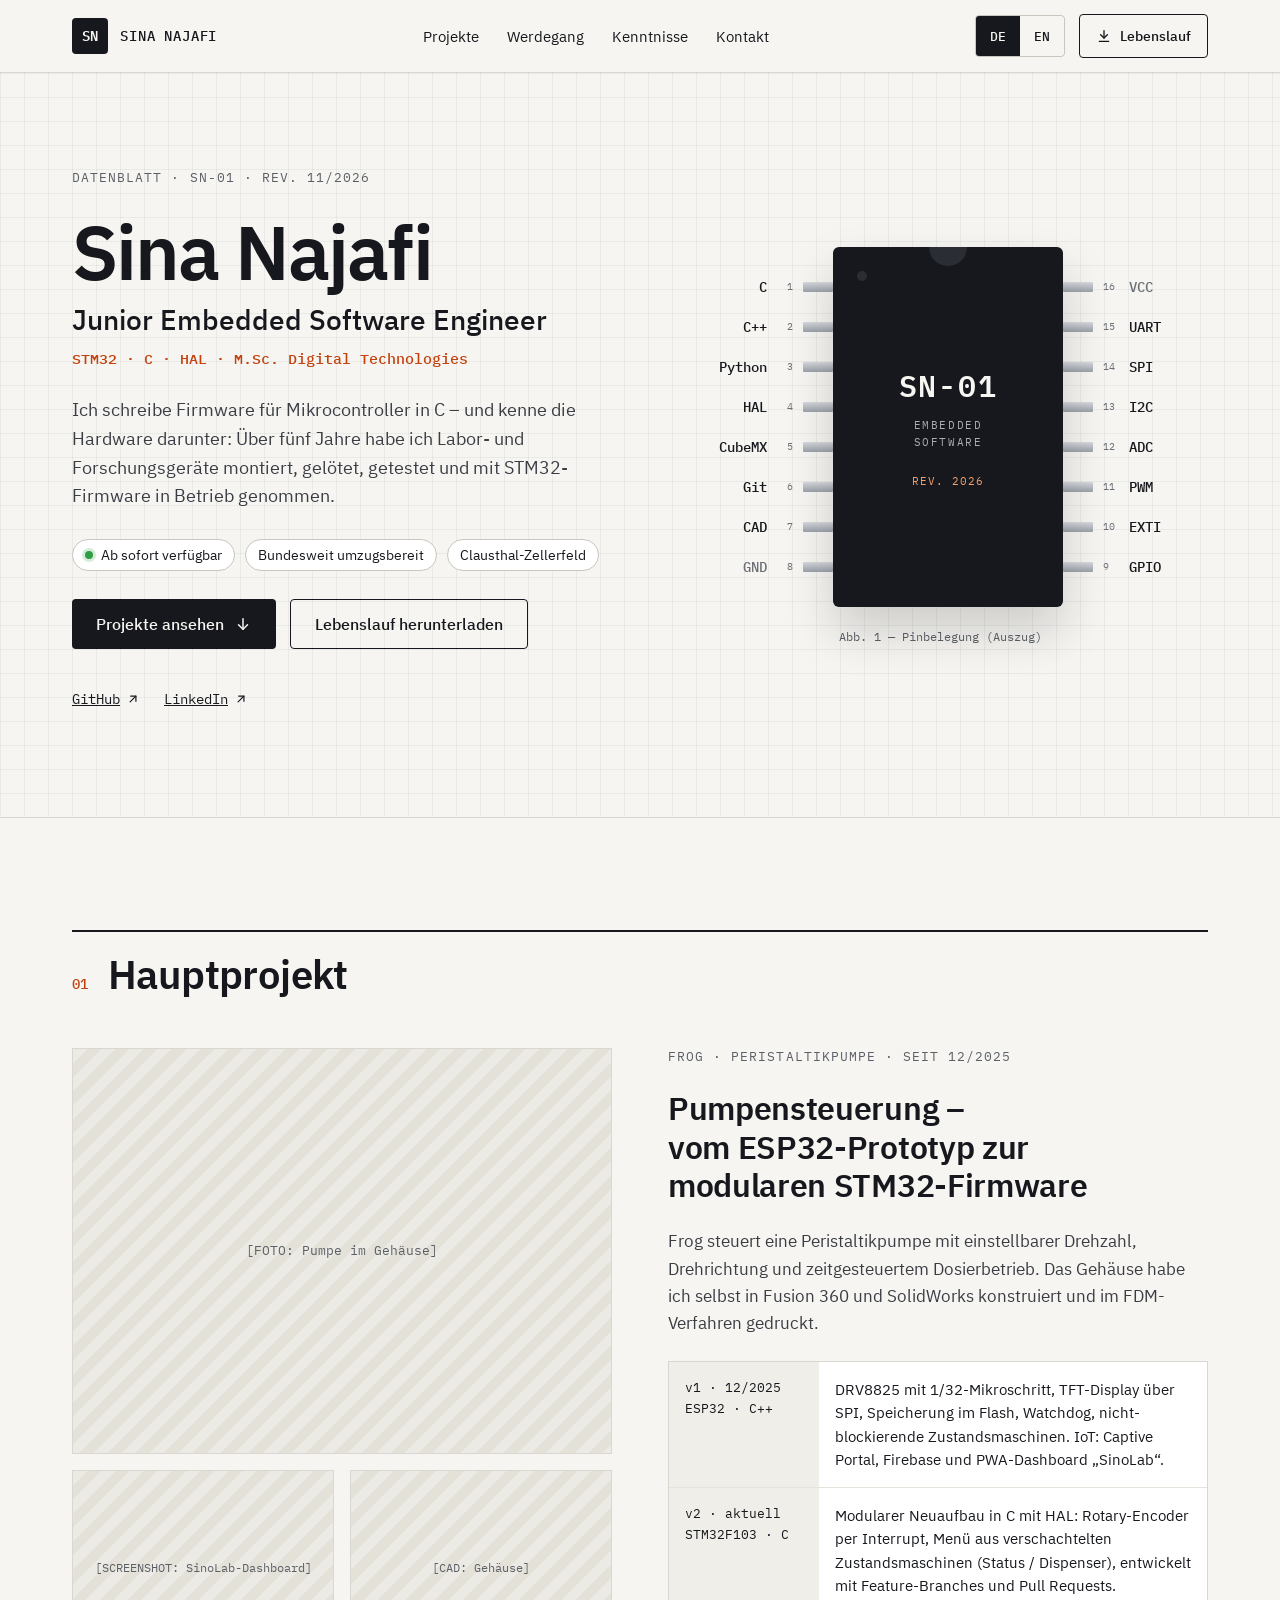
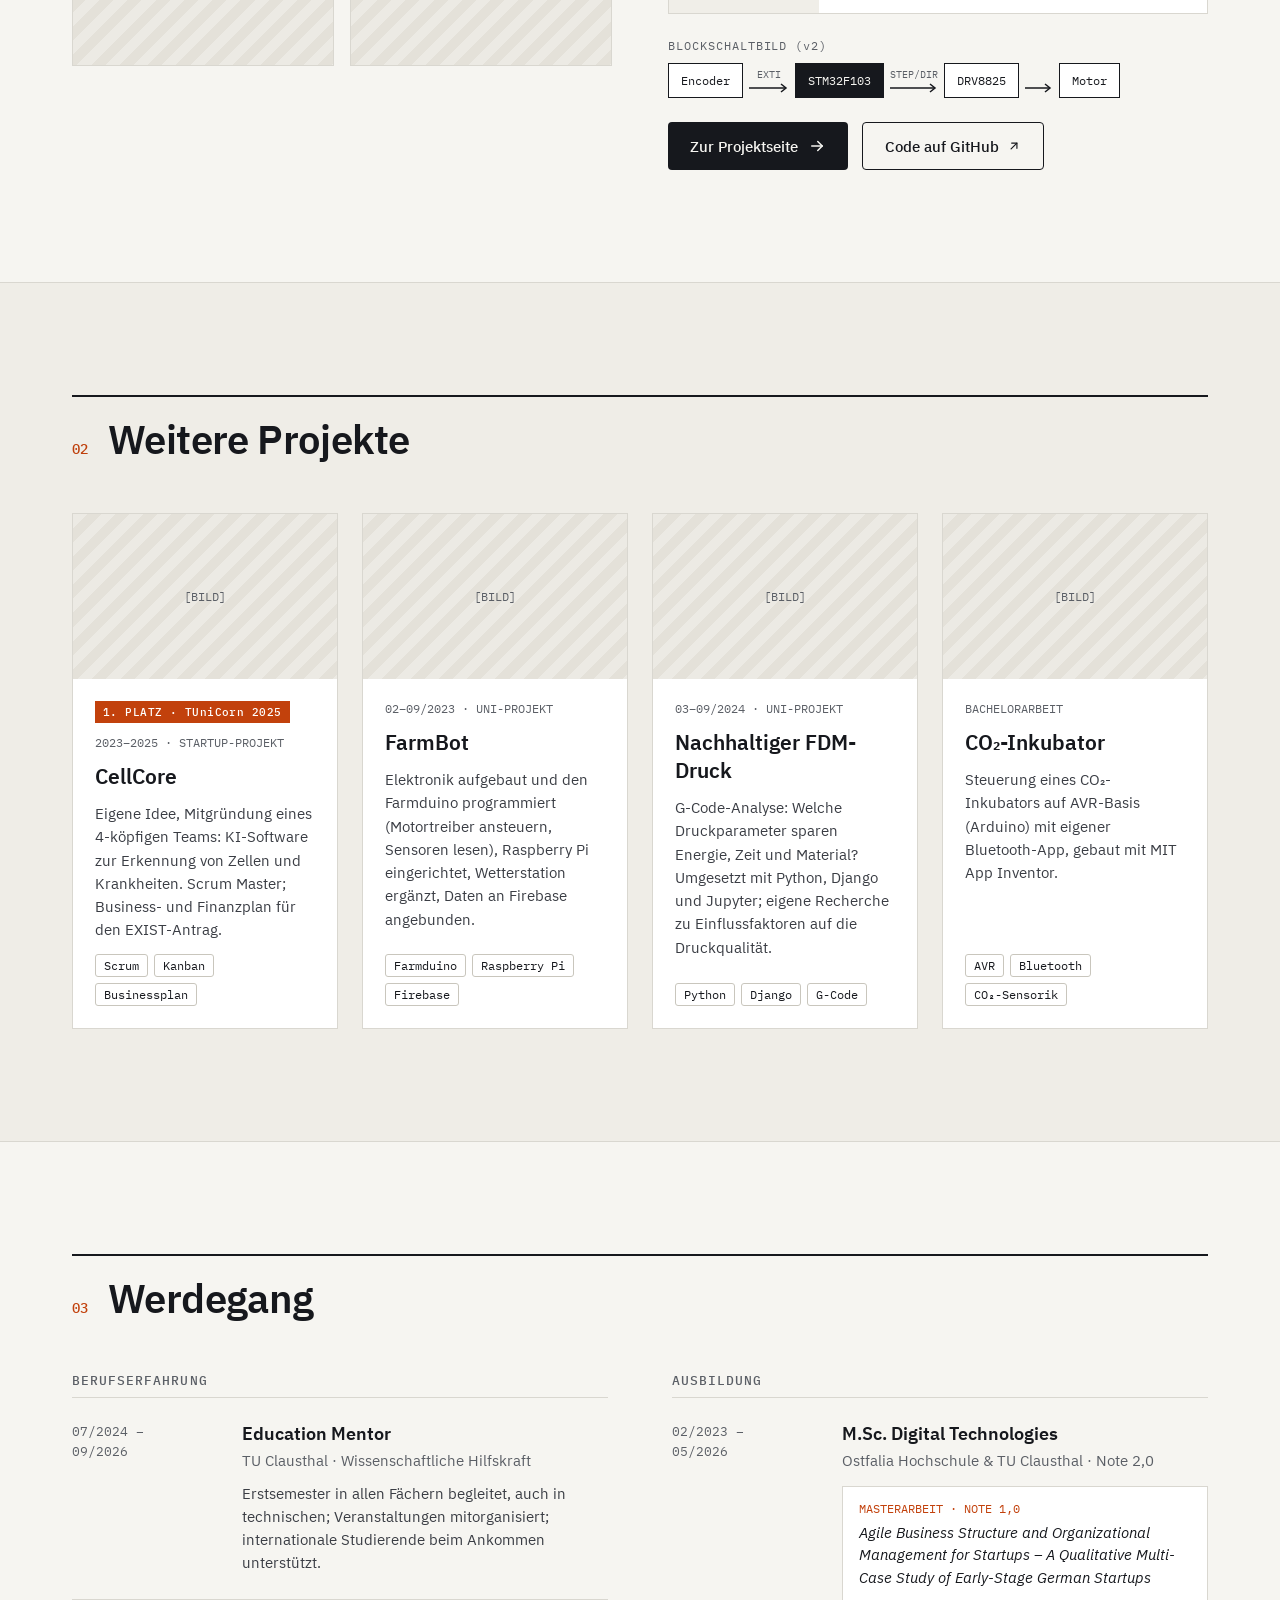
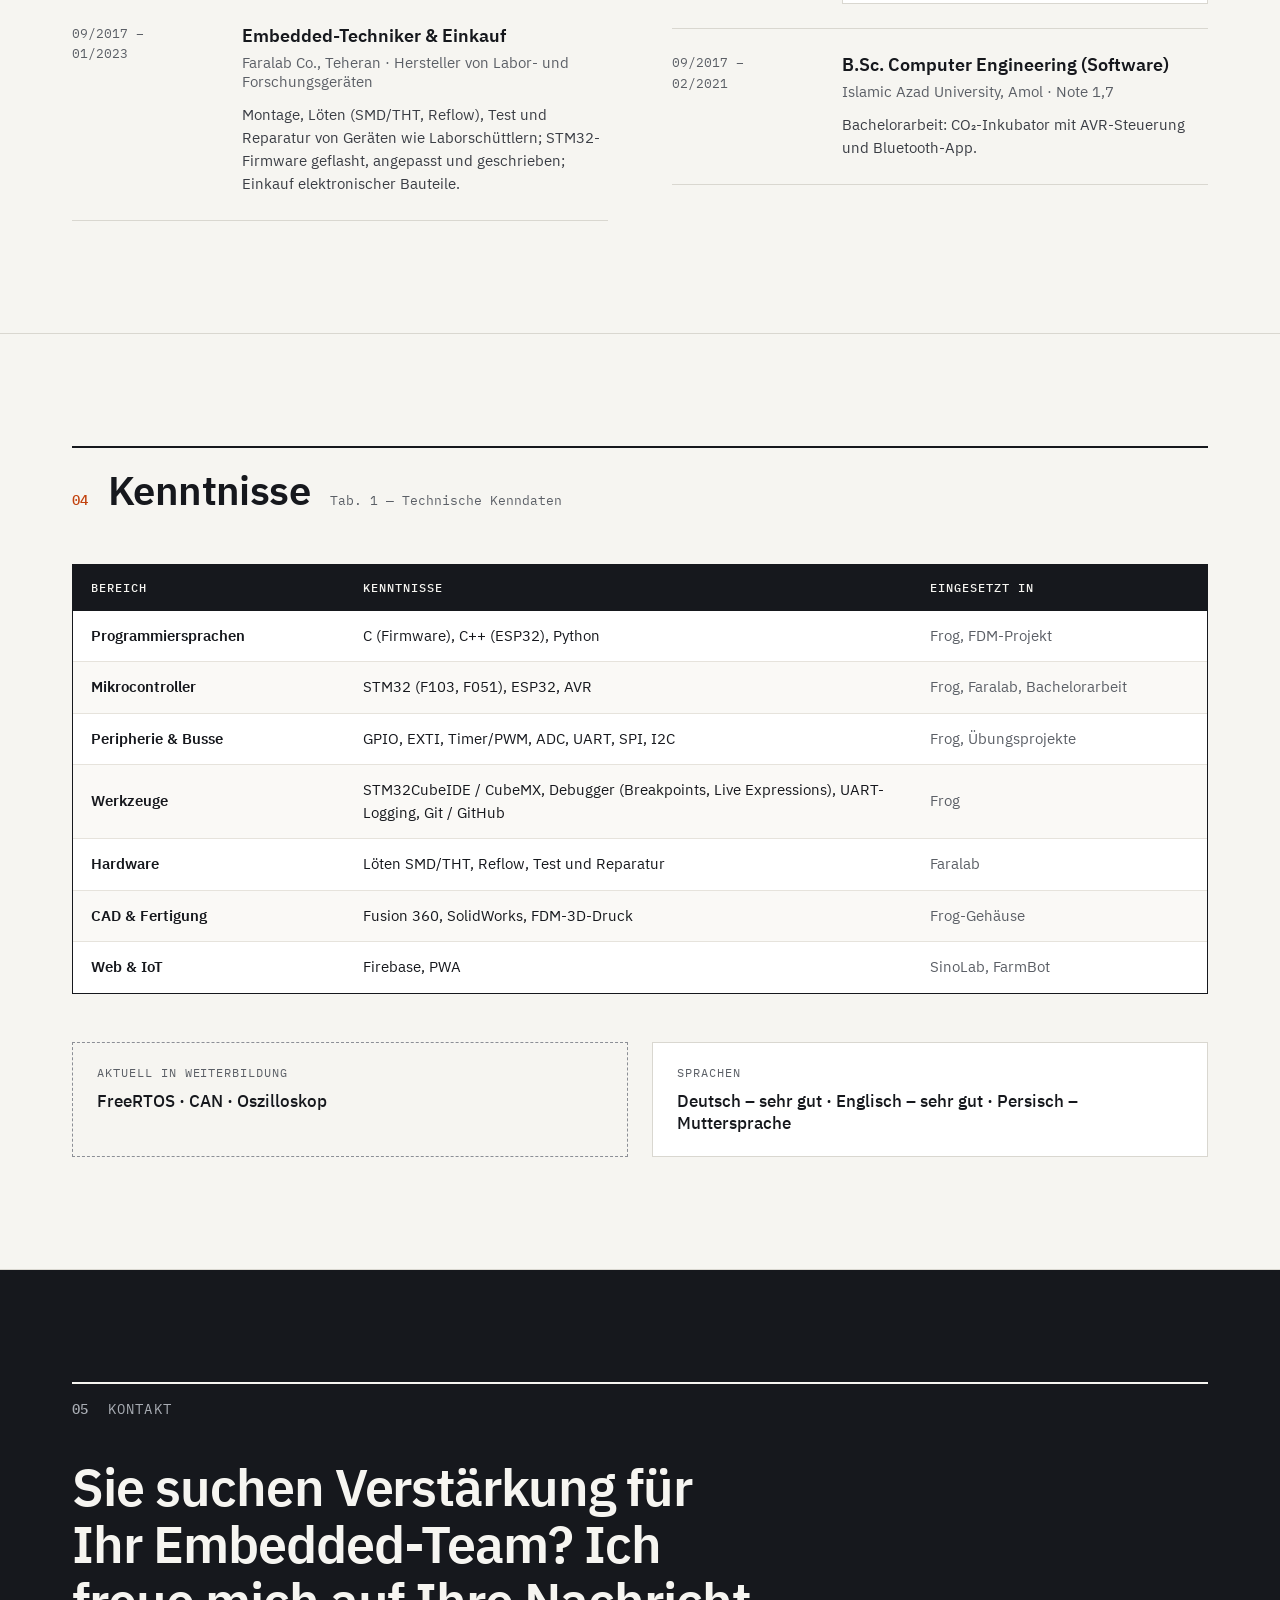
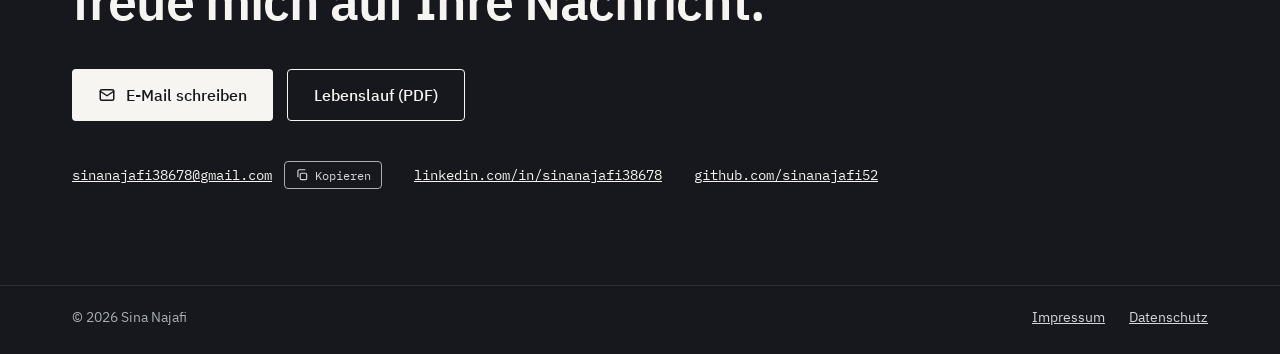
<file: index.html>
<!doctype html>
<html lang="de">
<head>
<meta charset="utf-8">
<meta name="viewport" content="width=device-width, initial-scale=1">
<title>Sina Najafi – Junior Embedded Software Engineer</title>
<meta name="description" content="Sina Najafi, Junior Embedded Software Engineer: Firmware für STM32-Mikrocontroller in C, mit über fünf Jahren Praxis in Montage, Löten und Inbetriebnahme von Labor- und Forschungsgeräten.">

<!-- Language versions (the English page follows in a later step) -->
<link rel="alternate" hreflang="de" href="./">
<link rel="alternate" hreflang="en" href="en/index.html">
<link rel="alternate" hreflang="x-default" href="./">

<!-- Preview when the link is shared (LinkedIn, messengers) -->
<meta property="og:type" content="website">
<meta property="og:locale" content="de_DE">
<meta property="og:locale:alternate" content="en_GB">
<meta property="og:title" content="Sina Najafi – Junior Embedded Software Engineer">
<meta property="og:description" content="Firmware für STM32-Mikrocontroller in C – und die Hardware darunter.">

<link rel="icon" href="assets/img/favicon.svg" type="image/svg+xml">

<!-- Load the two most used fonts early so the text does not jump -->
<link rel="preload" href="assets/fonts/IBMPlexSans-Regular.woff2" as="font" type="font/woff2" crossorigin>
<link rel="preload" href="assets/fonts/IBMPlexMono-Medium.woff2" as="font" type="font/woff2" crossorigin>
<link rel="stylesheet" href="assets/css/style.css">
<script src="assets/js/main.js" defer></script>
</head>
<body>

<a class="skip-link" href="#inhalt">Zum Inhalt springen</a>

<!-- ===================== HEADER ===================== -->
<header class="site-header">
  <div class="container site-header__inner">
    <a class="brand" href="#top">
      <span class="brand__mark" aria-hidden="true">SN</span>
      <span class="brand__name">SINA NAJAFI</span>
    </a>

    <nav class="main-nav" id="main-nav" aria-label="Hauptnavigation">
      <a href="#projekte">Projekte</a>
      <a href="#werdegang">Werdegang</a>
      <a href="#kenntnisse">Kenntnisse</a>
      <a href="#kontakt">Kontakt</a>
      <a class="main-nav__cv" href="assets/cv/Lebenslauf_Sina_Najafi.pdf" type="application/pdf">
        <svg aria-hidden="true" width="16" height="16" viewBox="0 0 24 24" fill="none" stroke="currentColor" stroke-width="2" stroke-linecap="round" stroke-linejoin="round"><path d="M12 4v11"/><path d="M7 10l5 5 5-5"/><path d="M5 20h14"/></svg>
        Lebenslauf
      </a>
    </nav>

    <div class="header-actions">
      <div class="lang-switch" role="group" aria-label="Sprache wählen">
        <a href="./" hreflang="de" lang="de" aria-current="page" aria-label="Sprache: Deutsch">DE</a>
        <a href="en/index.html" hreflang="en" lang="en" aria-label="Sprache: Englisch">EN</a>
      </div>
      <a class="btn btn--outline btn--sm header-cv" href="assets/cv/Lebenslauf_Sina_Najafi.pdf" type="application/pdf">
        <svg aria-hidden="true" width="16" height="16" viewBox="0 0 24 24" fill="none" stroke="currentColor" stroke-width="2" stroke-linecap="round" stroke-linejoin="round"><path d="M12 4v11"/><path d="M7 10l5 5 5-5"/><path d="M5 20h14"/></svg>
        Lebenslauf
      </a>
      <button class="menu-toggle" type="button" aria-expanded="false" aria-controls="main-nav" aria-label="Menü öffnen">
        <svg class="icon-open" aria-hidden="true" width="20" height="20" viewBox="0 0 24 24" fill="none" stroke="currentColor" stroke-width="2" stroke-linecap="round"><path d="M4 7h16"/><path d="M4 12h16"/><path d="M4 17h16"/></svg>
        <svg class="icon-close" aria-hidden="true" width="20" height="20" viewBox="0 0 24 24" fill="none" stroke="currentColor" stroke-width="2" stroke-linecap="round"><path d="M6 6l12 12"/><path d="M18 6L6 18"/></svg>
      </button>
    </div>
  </div>
</header>

<main id="inhalt">

<!-- ===================== HERO ===================== -->
<section class="hero paper-grid" id="top" aria-labelledby="hero-name">
  <div class="container hero__inner">
    <div class="hero__text">
      <p class="eyebrow">DATENBLATT · SN-01 · REV. 11/2026</p>
      <div class="hero__titles">
        <h1 class="hero__name" id="hero-name">Sina Najafi</h1>
        <p class="hero__role">Junior Embedded Software Engineer</p>
        <p class="hero__stack">STM32 · C · HAL · M.Sc. Digital Technologies</p>
      </div>
      <p class="hero__lead">Ich schreibe Firmware für Mikrocontroller in C – und kenne die Hardware darunter: Über fünf Jahre habe ich Labor- und Forschungsgeräte montiert, gelötet, getestet und mit STM32-Firmware in Betrieb genommen.</p>

      <ul class="pills">
        <li class="pill"><span class="status-dot" aria-hidden="true"></span>Ab sofort verfügbar</li>
        <li class="pill">Bundesweit umzugsbereit</li>
        <li class="pill pill--desktop">Clausthal-Zellerfeld</li>
      </ul>

      <div class="btn-row">
        <a class="btn btn--primary" href="#projekte">
          Projekte ansehen
          <svg aria-hidden="true" width="18" height="18" viewBox="0 0 24 24" fill="none" stroke="currentColor" stroke-width="2" stroke-linecap="round" stroke-linejoin="round"><path d="M12 5v14"/><path d="M6 13l6 6 6-6"/></svg>
        </a>
        <a class="btn btn--outline" href="assets/cv/Lebenslauf_Sina_Najafi.pdf" type="application/pdf">Lebenslauf herunterladen</a>
      </div>

      <div class="social-links">
        <a href="https://github.com/sinanajafi52">
          GitHub
          <svg aria-hidden="true" width="14" height="14" viewBox="0 0 24 24" fill="none" stroke="currentColor" stroke-width="2" stroke-linecap="round" stroke-linejoin="round"><path d="M7 17L17 7"/><path d="M8 7h9v9"/></svg>
        </a>
        <a href="https://www.linkedin.com/in/sinanajafi38678">
          LinkedIn
          <svg aria-hidden="true" width="14" height="14" viewBox="0 0 24 24" fill="none" stroke="currentColor" stroke-width="2" stroke-linecap="round" stroke-linejoin="round"><path d="M7 17L17 7"/><path d="M8 7h9v9"/></svg>
        </a>
      </div>
    </div>

    <!-- Chip pinout: skills drawn as the pins of a 16-pin DIP chip.
         Left side pins 1-8 (top to bottom), right side pins 16-9 (top to bottom). -->
    <figure class="chip-figure">
      <div class="chip" role="img" aria-label="Kenntnisse dargestellt als Pinbelegung eines Chips: C, C++, Python, HAL, CubeMX, Git, CAD sowie UART, SPI, I2C, ADC, PWM, EXTI, GPIO">
        <div class="chip__pins chip__pins--left">
          <div class="pin"><span class="pin__label">C</span><span class="pin__num">1</span><span class="pin__leg"></span></div>
          <div class="pin"><span class="pin__label">C++</span><span class="pin__num">2</span><span class="pin__leg"></span></div>
          <div class="pin"><span class="pin__label">Python</span><span class="pin__num">3</span><span class="pin__leg"></span></div>
          <div class="pin"><span class="pin__label">HAL</span><span class="pin__num">4</span><span class="pin__leg"></span></div>
          <div class="pin"><span class="pin__label">CubeMX</span><span class="pin__num">5</span><span class="pin__leg"></span></div>
          <div class="pin"><span class="pin__label">Git</span><span class="pin__num">6</span><span class="pin__leg"></span></div>
          <div class="pin"><span class="pin__label">CAD</span><span class="pin__num">7</span><span class="pin__leg"></span></div>
          <div class="pin"><span class="pin__label pin__label--power">GND</span><span class="pin__num">8</span><span class="pin__leg"></span></div>
        </div>

        <div class="chip__body">
          <span class="chip__notch"></span>
          <span class="chip__dot"></span>
          <span class="chip__name">SN-01</span>
          <span class="chip__sub">EMBEDDED<br>SOFTWARE</span>
          <span class="chip__rev">REV. 2026</span>
        </div>

        <div class="chip__pins chip__pins--right">
          <div class="pin"><span class="pin__leg"></span><span class="pin__num">16</span><span class="pin__label pin__label--power">VCC</span></div>
          <div class="pin"><span class="pin__leg"></span><span class="pin__num">15</span><span class="pin__label">UART</span></div>
          <div class="pin"><span class="pin__leg"></span><span class="pin__num">14</span><span class="pin__label">SPI</span></div>
          <div class="pin"><span class="pin__leg"></span><span class="pin__num">13</span><span class="pin__label">I2C</span></div>
          <div class="pin"><span class="pin__leg"></span><span class="pin__num">12</span><span class="pin__label">ADC</span></div>
          <div class="pin"><span class="pin__leg"></span><span class="pin__num">11</span><span class="pin__label">PWM</span></div>
          <div class="pin"><span class="pin__leg"></span><span class="pin__num">10</span><span class="pin__label">EXTI</span></div>
          <div class="pin"><span class="pin__leg"></span><span class="pin__num">9</span><span class="pin__label">GPIO</span></div>
        </div>
      </div>
      <figcaption>Abb. 1 — Pinbelegung (Auszug)</figcaption>
    </figure>
  </div>
</section>

<!-- ===================== 01 HAUPTPROJEKT ===================== -->
<section class="section" id="projekte" aria-labelledby="h-hauptprojekt">
  <div class="container section__inner">
    <div class="section-head">
      <span class="section-head__num">01</span>
      <h2 class="section-head__title" id="h-hauptprojekt">Hauptprojekt</h2>
    </div>

    <div class="feature">
      <div class="feature__media">
        <!-- Replace with <img src="assets/img/frog-front.jpg" alt="..."> when the photo exists -->
        <div class="placeholder feature__photo" role="img" aria-label="Platzhalter für ein Foto der Pumpe im 3D-gedruckten Gehäuse">[FOTO: Pumpe im Gehäuse]</div>
        <div class="feature__thumbs">
          <div class="placeholder feature__thumb" role="img" aria-label="Platzhalter für einen Screenshot des SinoLab-Dashboards">[SCREENSHOT: SinoLab-Dashboard]</div>
          <div class="placeholder feature__thumb" role="img" aria-label="Platzhalter für ein CAD-Rendering des Gehäuses">[CAD: Gehäuse]</div>
        </div>
      </div>

      <div class="feature__body">
        <p class="eyebrow">FROG · PERISTALTIKPUMPE · SEIT 12/2025</p>
        <h3 class="feature__title">Pumpensteuerung – vom ESP32-Prototyp zur modularen STM32-Firmware</h3>
        <p class="feature__text">Frog steuert eine Peristaltikpumpe mit einstellbarer Drehzahl, Drehrichtung und zeitgesteuertem Dosierbetrieb. Das Gehäuse habe ich selbst in Fusion 360 und SolidWorks konstruiert und im FDM-Verfahren gedruckt.</p>

        <dl class="spec">
          <div class="spec__row">
            <dt>v1 · 12/2025<br>ESP32 · C++</dt>
            <dd>DRV8825 mit 1/32-Mikroschritt, TFT-Display über SPI, Speicherung im Flash, Watchdog, nicht-blockierende Zustandsmaschinen. IoT: Captive Portal, Firebase und PWA-Dashboard „SinoLab“.</dd>
          </div>
          <div class="spec__row">
            <dt>v2 · aktuell<br>STM32F103 · C</dt>
            <dd>Modularer Neuaufbau in C mit HAL: Rotary-Encoder per Interrupt, Menü aus verschachtelten Zustandsmaschinen (Status / Dispenser), entwickelt mit Feature-Branches und Pull Requests.</dd>
          </div>
        </dl>

        <div class="block-diagram">
          <span class="block-diagram__label">BLOCKSCHALTBILD (v2)</span>
          <div class="block-diagram__flow">
            <span class="block">Encoder</span>
            <span class="signal">EXTI<svg aria-hidden="true" width="40" height="10" viewBox="0 0 40 10"><path d="M0 5h36" stroke="#16181D" stroke-width="1.5"/><path d="M32 1l5 4-5 4" fill="none" stroke="#16181D" stroke-width="1.5"/></svg></span>
            <span class="block block--mcu">STM32F103</span>
            <span class="signal">STEP/DIR<svg aria-hidden="true" width="48" height="10" viewBox="0 0 48 10"><path d="M0 5h44" stroke="#16181D" stroke-width="1.5"/><path d="M40 1l5 4-5 4" fill="none" stroke="#16181D" stroke-width="1.5"/></svg></span>
            <span class="block">DRV8825</span>
            <span class="signal">&#160;<svg aria-hidden="true" width="28" height="10" viewBox="0 0 28 10"><path d="M0 5h24" stroke="#16181D" stroke-width="1.5"/><path d="M20 1l5 4-5 4" fill="none" stroke="#16181D" stroke-width="1.5"/></svg></span>
            <span class="block">Motor</span>
          </div>
        </div>

        <div class="btn-row">
          <a class="btn btn--primary btn--md" href="projekte/frog.html">
            Zur Projektseite
            <svg aria-hidden="true" width="18" height="18" viewBox="0 0 24 24" fill="none" stroke="currentColor" stroke-width="2" stroke-linecap="round" stroke-linejoin="round"><path d="M5 12h14"/><path d="M13 6l6 6-6 6"/></svg>
          </a>
          <a class="btn btn--outline btn--md" href="https://github.com/sinanajafi52/Frog_STM32">
            Code auf GitHub
            <svg aria-hidden="true" width="14" height="14" viewBox="0 0 24 24" fill="none" stroke="currentColor" stroke-width="2" stroke-linecap="round" stroke-linejoin="round"><path d="M7 17L17 7"/><path d="M8 7h9v9"/></svg>
          </a>
        </div>
      </div>
    </div>
  </div>
</section>

<!-- ===================== 02 WEITERE PROJEKTE ===================== -->
<section class="section section--alt" id="weitere-projekte" aria-labelledby="h-weitere">
  <div class="container section__inner">
    <div class="section-head">
      <span class="section-head__num">02</span>
      <h2 class="section-head__title" id="h-weitere">Weitere Projekte</h2>
    </div>

    <div class="cards">
      <article class="card">
        <div class="placeholder card__img" role="img" aria-label="Platzhalter für ein Bild zu CellCore">[BILD]</div>
        <div class="card__body">
          <a class="badge" href="https://www.gruendung.tu-clausthal.de/veranstaltungen/tunicorn-ideenwettbewerb/rueckblick-tunicorn-2025">1. PLATZ · TUniCorn 2025</a>
          <span class="card__meta">2023–2025 · STARTUP-PROJEKT</span>
          <h3 class="card__title">CellCore</h3>
          <p class="card__text">Eigene Idee, Mitgründung eines 4-köpfigen Teams: KI-Software zur Erkennung von Zellen und Krankheiten. Scrum Master; Business- und Finanzplan für den EXIST-Antrag.</p>
          <ul class="tags">
            <li class="tag">Scrum</li>
            <li class="tag">Kanban</li>
            <li class="tag">Businessplan</li>
          </ul>
        </div>
      </article>

      <article class="card">
        <div class="placeholder card__img" role="img" aria-label="Platzhalter für ein Bild zu FarmBot">[BILD]</div>
        <div class="card__body">
          <span class="card__meta">02–09/2023 · UNI-PROJEKT</span>
          <h3 class="card__title">FarmBot</h3>
          <p class="card__text">Elektronik aufgebaut und den Farmduino programmiert (Motortreiber ansteuern, Sensoren lesen), Raspberry Pi eingerichtet, Wetterstation ergänzt, Daten an Firebase angebunden.</p>
          <ul class="tags">
            <li class="tag">Farmduino</li>
            <li class="tag">Raspberry Pi</li>
            <li class="tag">Firebase</li>
          </ul>
        </div>
      </article>

      <article class="card">
        <div class="placeholder card__img" role="img" aria-label="Platzhalter für ein Bild zum FDM-Projekt">[BILD]</div>
        <div class="card__body">
          <span class="card__meta">03–09/2024 · UNI-PROJEKT</span>
          <h3 class="card__title">Nachhaltiger FDM-Druck</h3>
          <p class="card__text">G-Code-Analyse: Welche Druckparameter sparen Energie, Zeit und Material? Umgesetzt mit Python, Django und Jupyter; eigene Recherche zu Einflussfaktoren auf die Druckqualität.</p>
          <ul class="tags">
            <li class="tag">Python</li>
            <li class="tag">Django</li>
            <li class="tag">G-Code</li>
          </ul>
        </div>
      </article>

      <article class="card">
        <div class="placeholder card__img" role="img" aria-label="Platzhalter für ein Bild zum CO2-Inkubator">[BILD]</div>
        <div class="card__body">
          <span class="card__meta">BACHELORARBEIT</span>
          <h3 class="card__title">CO₂-Inkubator</h3>
          <p class="card__text">Steuerung eines CO₂-Inkubators auf AVR-Basis (Arduino) mit eigener Bluetooth-App, gebaut mit MIT App Inventor.</p>
          <ul class="tags">
            <li class="tag">AVR</li>
            <li class="tag">Bluetooth</li>
            <li class="tag">CO₂-Sensorik</li>
          </ul>
        </div>
      </article>
    </div>
  </div>
</section>

<!-- ===================== 03 WERDEGANG ===================== -->
<section class="section" id="werdegang" aria-labelledby="h-werdegang">
  <div class="container section__inner">
    <div class="section-head">
      <span class="section-head__num">03</span>
      <h2 class="section-head__title" id="h-werdegang">Werdegang</h2>
    </div>

    <div class="cv-grid">
      <div class="cv-col">
        <h3 class="cv-col__title">BERUFSERFAHRUNG</h3>

        <div class="cv-entry">
          <span class="cv-entry__date">07/2024 –<br>09/2026</span>
          <div class="cv-entry__body">
            <h4 class="cv-entry__title">Education Mentor</h4>
            <span class="cv-entry__org">TU Clausthal · Wissenschaftliche Hilfskraft</span>
            <p class="cv-entry__text">Erstsemester in allen Fächern begleitet, auch in technischen; Veranstaltungen mitorganisiert; internationale Studierende beim Ankommen unterstützt.</p>
          </div>
        </div>

        <div class="cv-entry">
          <span class="cv-entry__date">09/2017 –<br>01/2023</span>
          <div class="cv-entry__body">
            <h4 class="cv-entry__title">Embedded-Techniker &amp; Einkauf</h4>
            <span class="cv-entry__org">Faralab Co., Teheran · Hersteller von Labor- und Forschungsgeräten</span>
            <p class="cv-entry__text">Montage, Löten (SMD/THT, Reflow), Test und Reparatur von Geräten wie Laborschüttlern; STM32-Firmware geflasht, angepasst und geschrieben; Einkauf elektronischer Bauteile.</p>
          </div>
        </div>
      </div>

      <div class="cv-col">
        <h3 class="cv-col__title">AUSBILDUNG</h3>

        <div class="cv-entry">
          <span class="cv-entry__date">02/2023 –<br>05/2026</span>
          <div class="cv-entry__body">
            <h4 class="cv-entry__title">M.Sc. Digital Technologies</h4>
            <span class="cv-entry__org">Ostfalia Hochschule &amp; TU Clausthal · Note 2,0</span>
            <div class="thesis">
              <span class="thesis__label">MASTERARBEIT · NOTE 1,0</span>
              <span class="thesis__title" lang="en">Agile Business Structure and Organizational Management for Startups – A Qualitative Multi-Case Study of Early-Stage German Startups</span>
            </div>
          </div>
        </div>

        <div class="cv-entry">
          <span class="cv-entry__date">09/2017 –<br>02/2021</span>
          <div class="cv-entry__body">
            <h4 class="cv-entry__title">B.Sc. Computer Engineering (Software)</h4>
            <span class="cv-entry__org">Islamic Azad University, Amol · Note 1,7</span>
            <p class="cv-entry__text">Bachelorarbeit: CO₂-Inkubator mit AVR-Steuerung und Bluetooth-App.</p>
          </div>
        </div>
      </div>
    </div>
  </div>
</section>

<!-- ===================== 04 KENNTNISSE ===================== -->
<section class="section" id="kenntnisse" aria-labelledby="h-kenntnisse">
  <div class="container section__inner">
    <div class="section-head">
      <span class="section-head__num">04</span>
      <h2 class="section-head__title" id="h-kenntnisse">Kenntnisse</h2>
      <span class="section-head__note">Tab. 1 — Technische Kenndaten</span>
    </div>

    <!-- tabindex lets keyboard users scroll the table sideways on phones -->
    <div class="table-wrap" role="region" aria-label="Tabelle 1 — Technische Kenndaten" tabindex="0">
      <table class="data-table skills-table">
        <thead>
          <tr>
            <th scope="col" class="col-area">BEREICH</th>
            <th scope="col">KENNTNISSE</th>
            <th scope="col" class="col-where">EINGESETZT IN</th>
          </tr>
        </thead>
        <tbody>
          <tr>
            <th scope="row">Programmiersprachen</th>
            <td>C (Firmware), C++ (ESP32), Python</td>
            <td>Frog, FDM-Projekt</td>
          </tr>
          <tr>
            <th scope="row">Mikrocontroller</th>
            <td>STM32 (F103, F051), ESP32, AVR</td>
            <td>Frog, Faralab, Bachelorarbeit</td>
          </tr>
          <tr>
            <th scope="row">Peripherie &amp; Busse</th>
            <td>GPIO, EXTI, Timer/PWM, ADC, UART, SPI, I2C</td>
            <td>Frog, Übungsprojekte</td>
          </tr>
          <tr>
            <th scope="row">Werkzeuge</th>
            <td>STM32CubeIDE / CubeMX, Debugger (Breakpoints, Live Expressions), UART-Logging, Git / GitHub</td>
            <td>Frog</td>
          </tr>
          <tr>
            <th scope="row">Hardware</th>
            <td>Löten SMD/THT, Reflow, Test und Reparatur</td>
            <td>Faralab</td>
          </tr>
          <tr>
            <th scope="row">CAD &amp; Fertigung</th>
            <td>Fusion 360, SolidWorks, FDM-3D-Druck</td>
            <td>Frog-Gehäuse</td>
          </tr>
          <tr>
            <th scope="row">Web &amp; IoT</th>
            <td>Firebase, PWA</td>
            <td>SinoLab, FarmBot</td>
          </tr>
        </tbody>
      </table>
    </div>

    <div class="info-grid">
      <div class="info-box info-box--dashed">
        <span class="info-box__label">AKTUELL IN WEITERBILDUNG</span>
        <span class="info-box__value">FreeRTOS · CAN · Oszilloskop</span>
      </div>
      <div class="info-box info-box--solid">
        <span class="info-box__label">SPRACHEN</span>
        <span class="info-box__value">Deutsch – sehr gut · Englisch – sehr gut · Persisch – Muttersprache</span>
      </div>
    </div>
  </div>
</section>

<!-- ===================== 05 KONTAKT ===================== -->
<section class="contact" id="kontakt" aria-labelledby="h-kontakt">
  <div class="container contact__inner">
    <div class="contact__head">
      <span class="contact__num">05</span>
      <span class="contact__label">KONTAKT</span>
    </div>
    <h2 class="contact__title" id="h-kontakt">Sie suchen Verstärkung für Ihr Embedded-Team? Ich freue mich auf Ihre Nachricht.</h2>

    <div class="btn-row">
      <a class="btn btn--light btn--lg" href="mailto:sinanajafi38678@gmail.com?subject=Anfrage%20%C3%BCber%20Ihre%20Website">
        <svg aria-hidden="true" width="18" height="18" viewBox="0 0 24 24" fill="none" stroke="currentColor" stroke-width="2" stroke-linecap="round" stroke-linejoin="round"><rect x="3" y="5" width="18" height="14" rx="2"/><path d="M3 7l9 6 9-6"/></svg>
        E-Mail schreiben
      </a>
      <a class="btn btn--outline-light btn--lg" href="assets/cv/Lebenslauf_Sina_Najafi.pdf" type="application/pdf">Lebenslauf (PDF)</a>
    </div>

    <div class="contact__links">
      <span class="contact__email">
        <a href="mailto:sinanajafi38678@gmail.com?subject=Anfrage%20%C3%BCber%20Ihre%20Website">sinanajafi38678@gmail.com</a>
        <!-- Shown by main.js: copies the address for visitors without an e-mail program -->
        <button class="copy-btn" type="button" data-copy="sinanajafi38678@gmail.com" data-label-done="Kopiert" hidden><svg aria-hidden="true" width="14" height="14" viewBox="0 0 24 24" fill="none" stroke="currentColor" stroke-width="2" stroke-linecap="round" stroke-linejoin="round"><rect x="9" y="9" width="11" height="11" rx="2"/><path d="M5 15V5a2 2 0 0 1 2-2h10"/></svg><span class="copy-btn__text" aria-live="polite">Kopieren</span></button>
      </span>
      <a href="https://www.linkedin.com/in/sinanajafi38678">linkedin.com/in/sinanajafi38678</a>
      <a href="https://github.com/sinanajafi52">github.com/sinanajafi52</a>
    </div>
  </div>
</section>

</main>

<!-- ===================== FOOTER ===================== -->
<footer class="site-footer">
  <div class="container site-footer__inner">
    <span>© 2026 Sina Najafi</span>
    <div class="site-footer__links">
      <a href="impressum.html">Impressum</a>
      <a href="datenschutz.html">Datenschutz</a>
    </div>
  </div>
</footer>

</body>
</html>
</file>
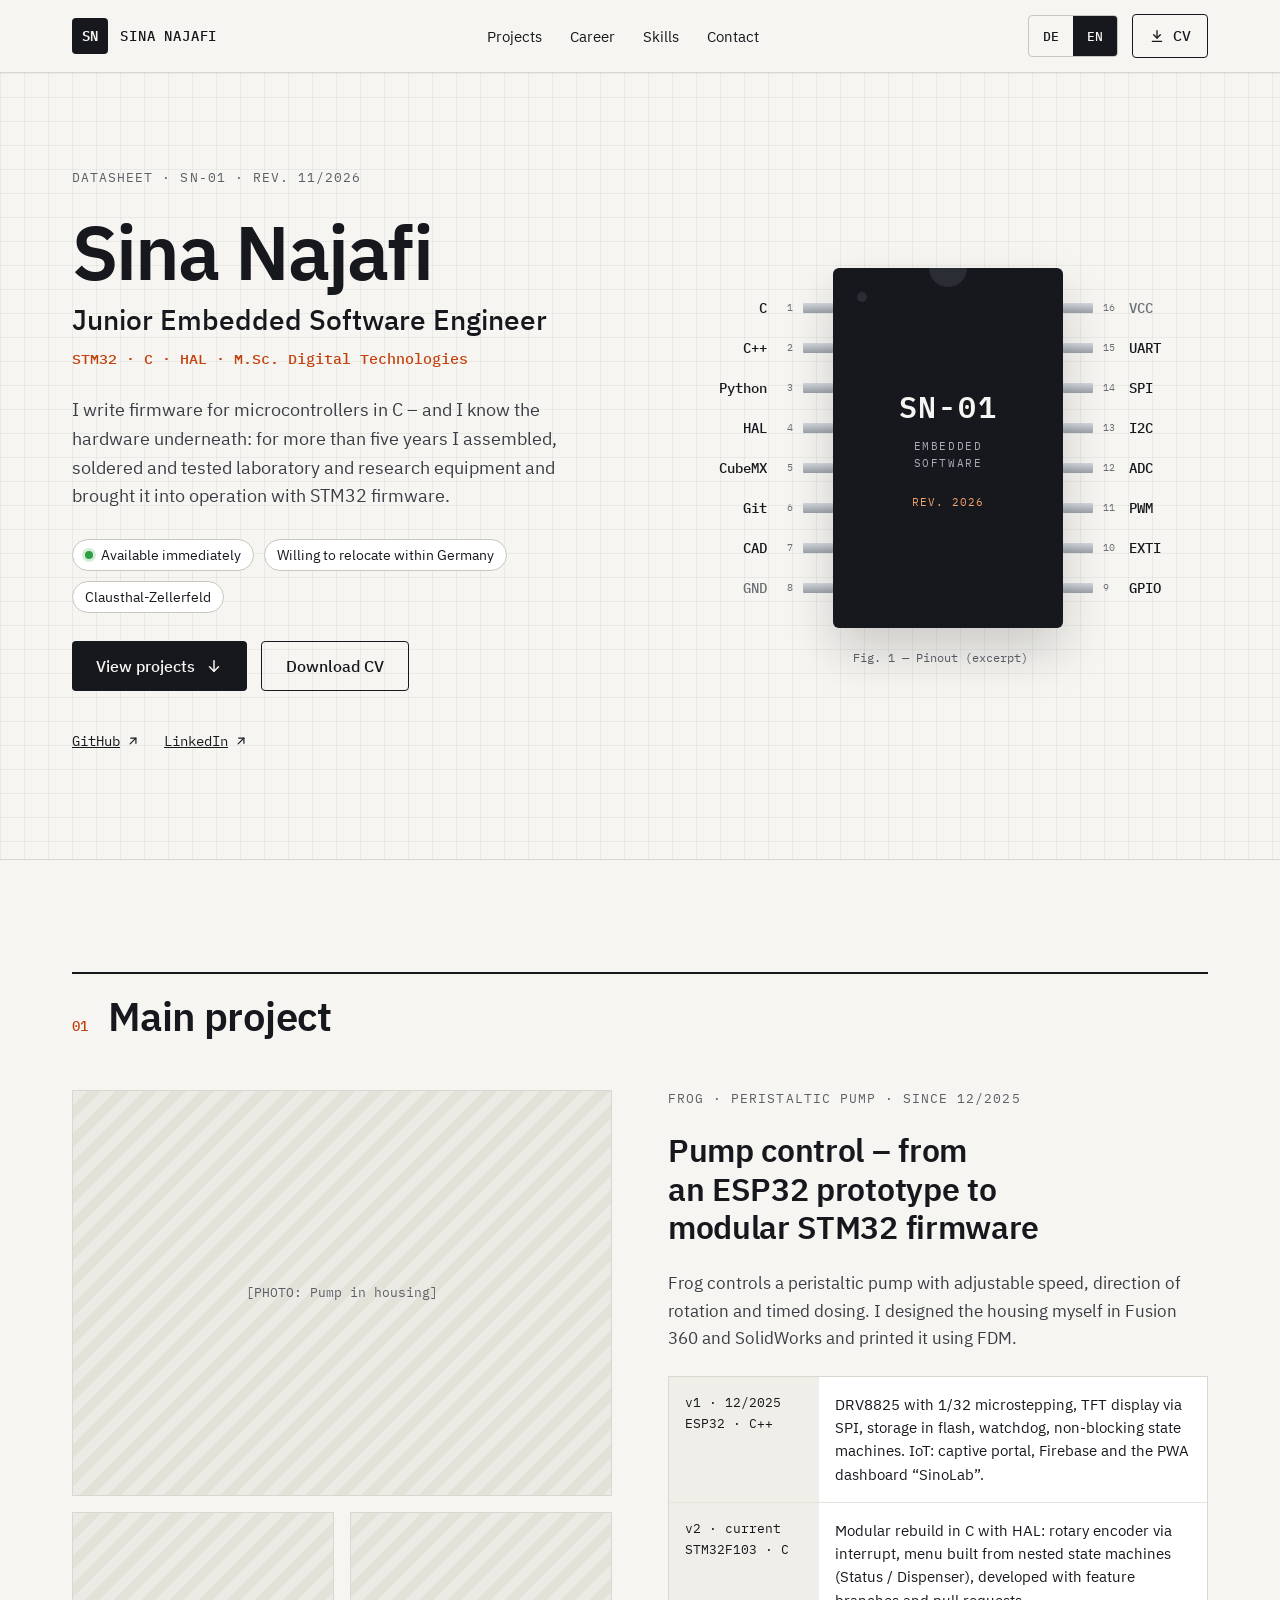
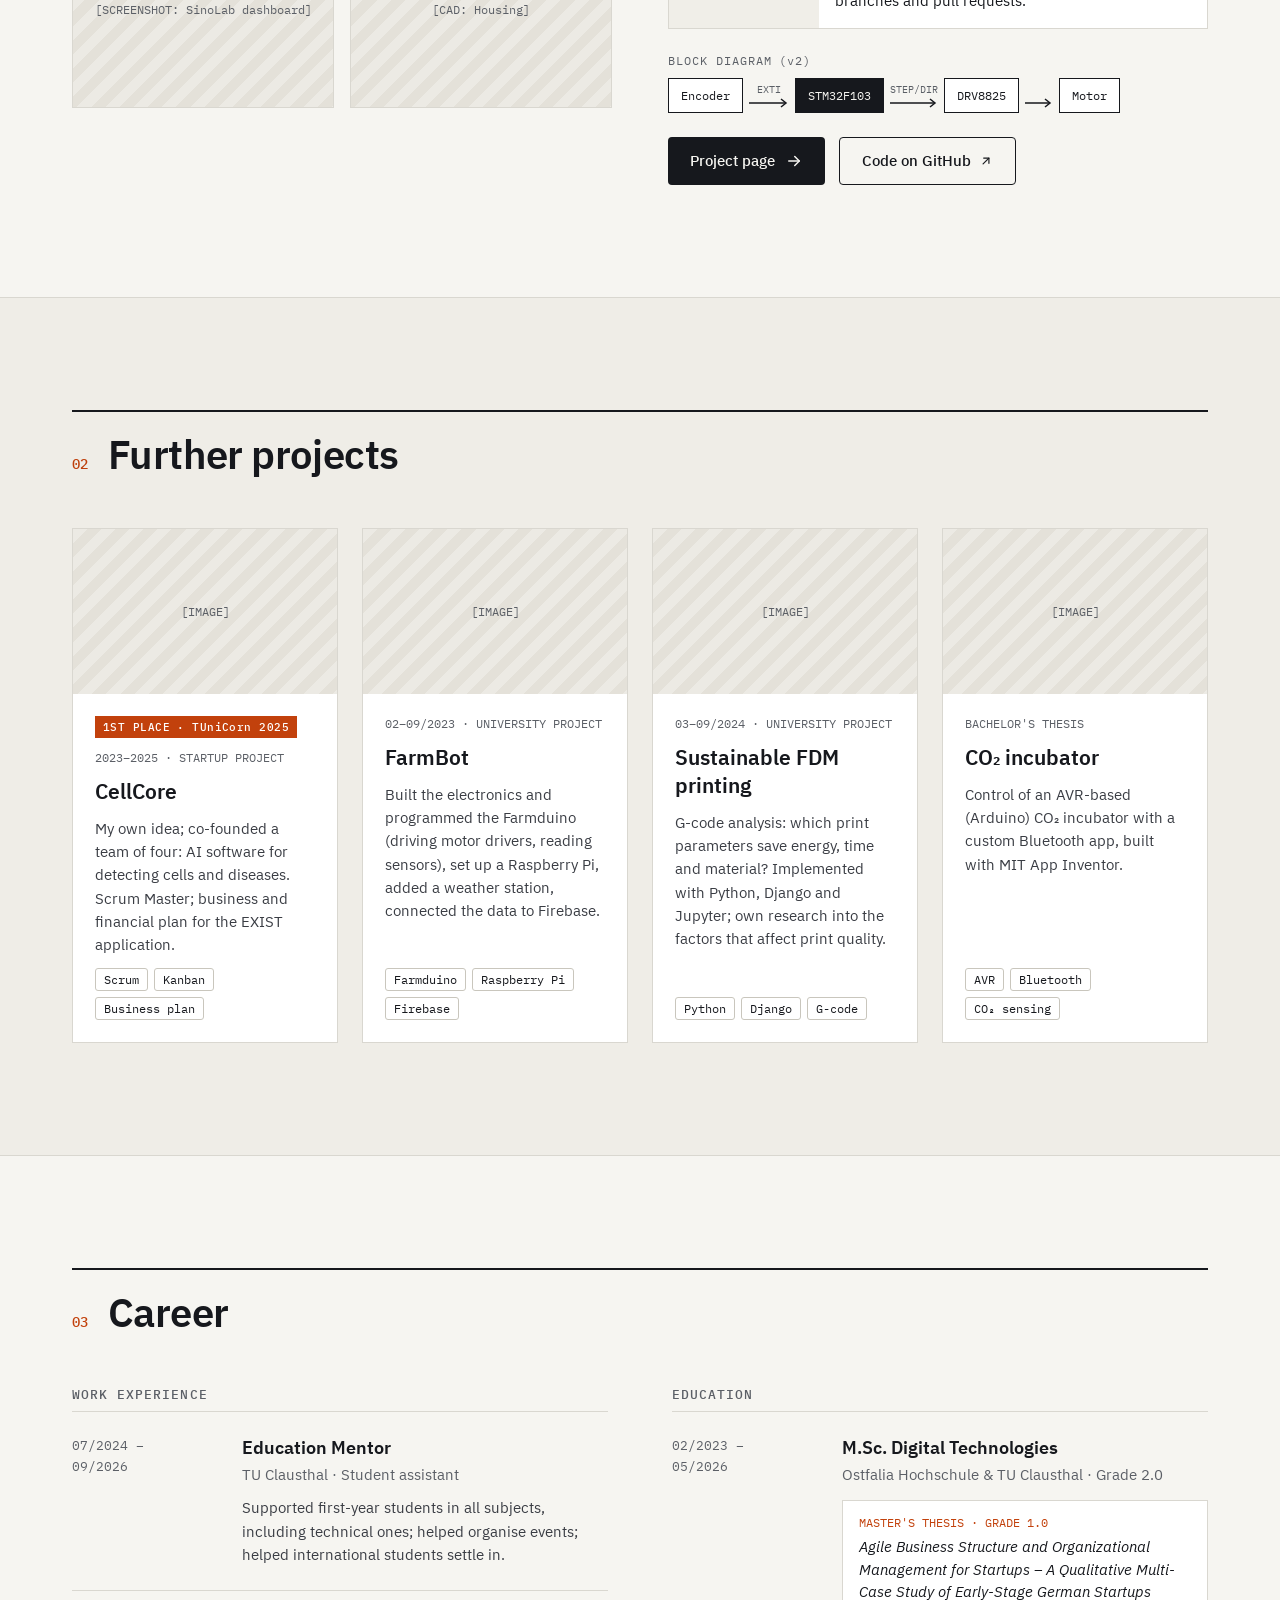
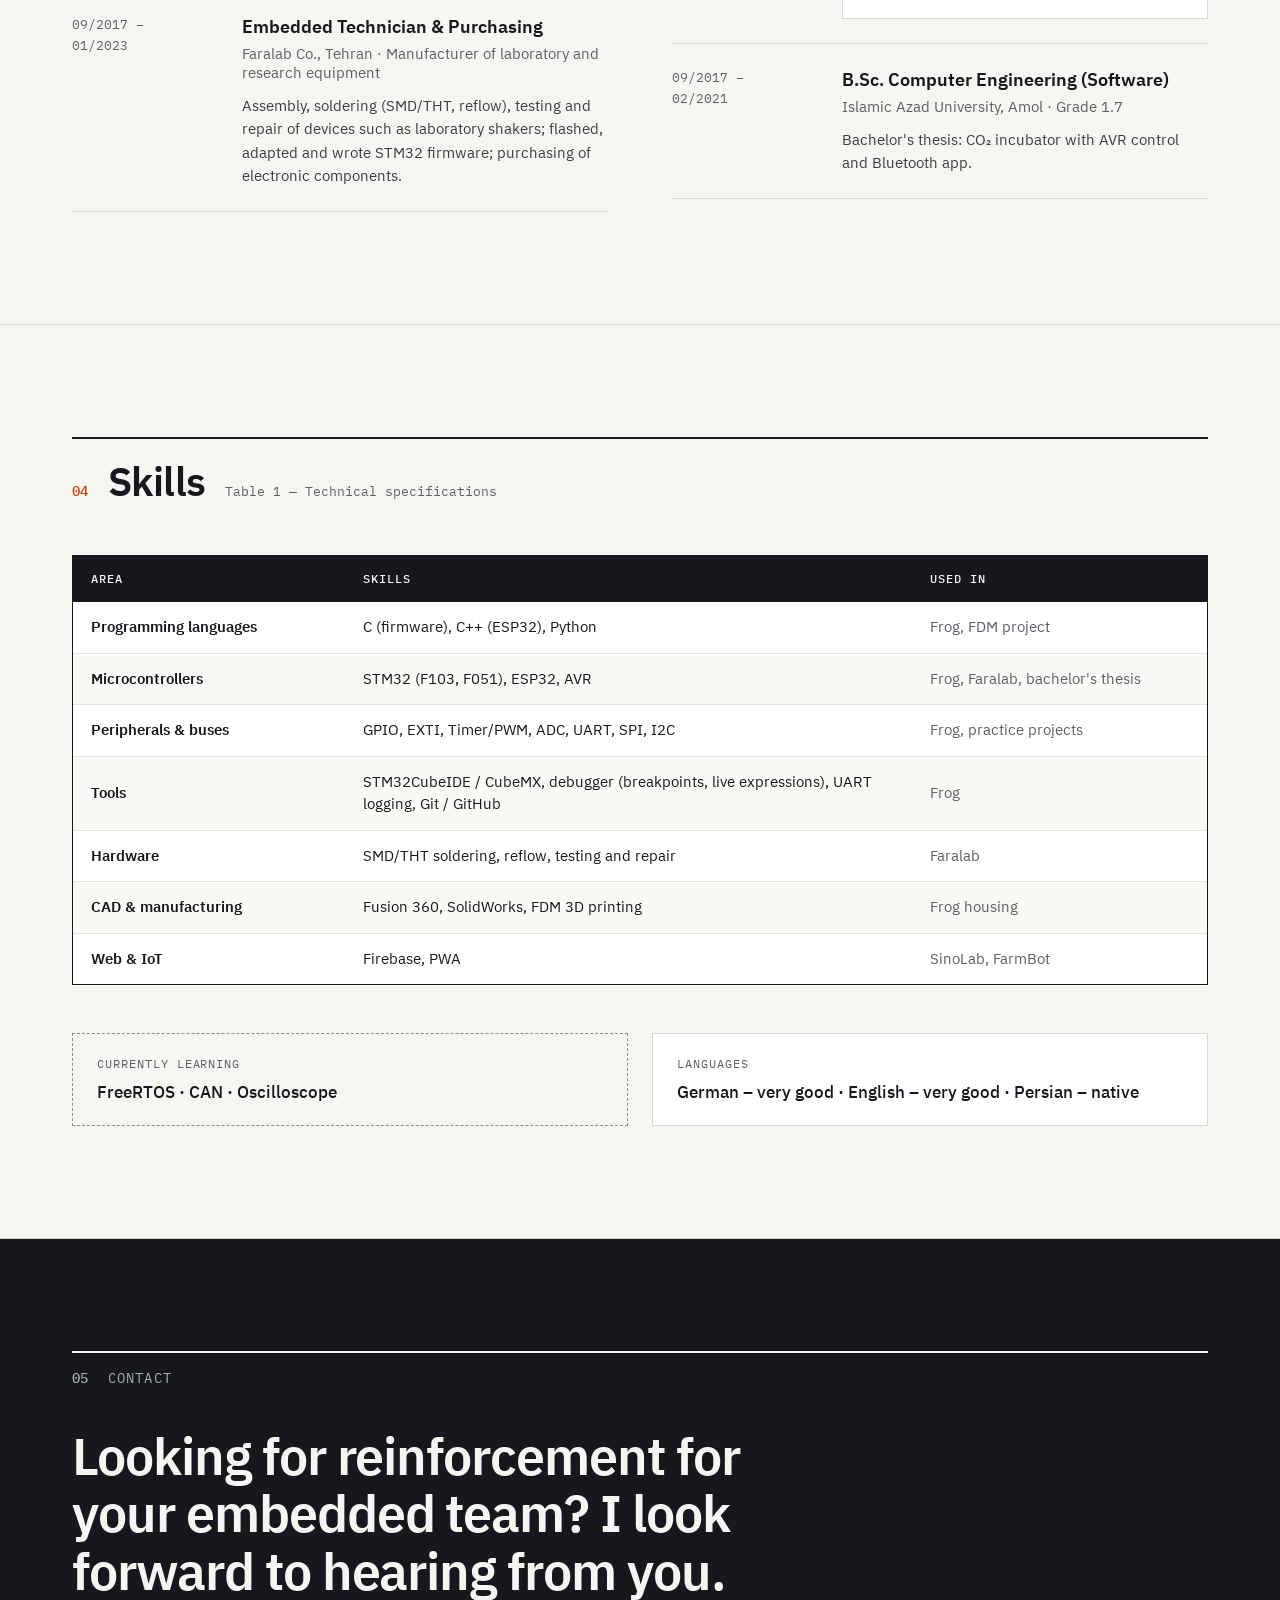
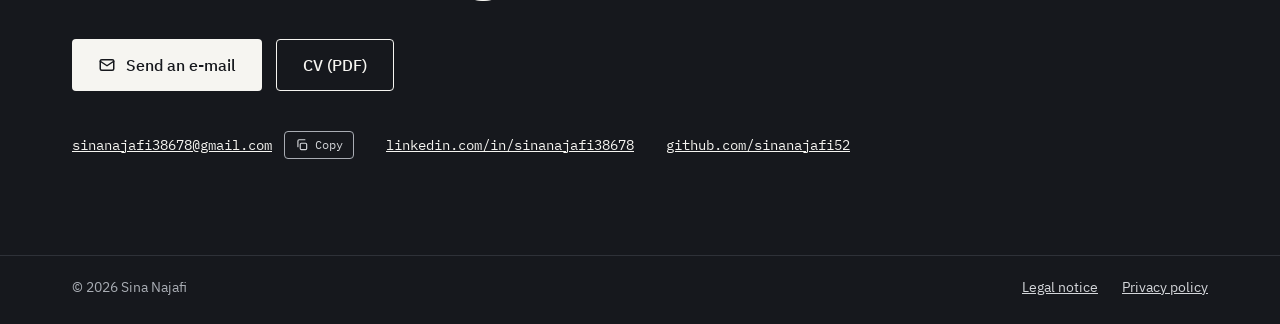
<file: en/index.html>
<!doctype html>
<html lang="en">
<head>
<meta charset="utf-8">
<meta name="viewport" content="width=device-width, initial-scale=1">
<title>Sina Najafi – Junior Embedded Software Engineer</title>
<meta name="description" content="Sina Najafi, Junior Embedded Software Engineer: firmware for STM32 microcontrollers in C, with more than five years of hands-on experience assembling, soldering and commissioning laboratory and research equipment.">

<!-- Language versions -->
<link rel="alternate" hreflang="de" href="../index.html">
<link rel="alternate" hreflang="en" href="index.html">
<link rel="alternate" hreflang="x-default" href="../index.html">

<!-- Preview when the link is shared (LinkedIn, messengers) -->
<meta property="og:type" content="website">
<meta property="og:locale" content="en_GB">
<meta property="og:locale:alternate" content="de_DE">
<meta property="og:title" content="Sina Najafi – Junior Embedded Software Engineer">
<meta property="og:description" content="Firmware for STM32 microcontrollers in C – and the hardware underneath.">

<link rel="icon" href="../assets/img/favicon.svg" type="image/svg+xml">
<link rel="preload" href="../assets/fonts/IBMPlexSans-Regular.woff2" as="font" type="font/woff2" crossorigin>
<link rel="preload" href="../assets/fonts/IBMPlexMono-Medium.woff2" as="font" type="font/woff2" crossorigin>
<link rel="stylesheet" href="../assets/css/style.css">
<script src="../assets/js/main.js" defer></script>
</head>
<body>

<a class="skip-link" href="#content">Skip to content</a>

<!-- ===================== HEADER ===================== -->
<header class="site-header">
  <div class="container site-header__inner">
    <a class="brand" href="#top">
      <span class="brand__mark" aria-hidden="true">SN</span>
      <span class="brand__name">SINA NAJAFI</span>
    </a>

    <nav class="main-nav" id="main-nav" aria-label="Main navigation">
      <a href="#projects">Projects</a>
      <a href="#career">Career</a>
      <a href="#skills">Skills</a>
      <a href="#contact">Contact</a>
      <a class="main-nav__cv" href="../assets/cv/Lebenslauf_Sina_Najafi.pdf" type="application/pdf">
        <svg aria-hidden="true" width="16" height="16" viewBox="0 0 24 24" fill="none" stroke="currentColor" stroke-width="2" stroke-linecap="round" stroke-linejoin="round"><path d="M12 4v11"/><path d="M7 10l5 5 5-5"/><path d="M5 20h14"/></svg>
        CV
      </a>
    </nav>

    <div class="header-actions">
      <div class="lang-switch" role="group" aria-label="Choose language">
        <a href="../index.html" hreflang="de" lang="de" aria-label="Sprache: Deutsch">DE</a>
        <a href="index.html" hreflang="en" lang="en" aria-current="page" aria-label="Language: English">EN</a>
      </div>
      <a class="btn btn--outline btn--sm header-cv" href="../assets/cv/Lebenslauf_Sina_Najafi.pdf" type="application/pdf">
        <svg aria-hidden="true" width="16" height="16" viewBox="0 0 24 24" fill="none" stroke="currentColor" stroke-width="2" stroke-linecap="round" stroke-linejoin="round"><path d="M12 4v11"/><path d="M7 10l5 5 5-5"/><path d="M5 20h14"/></svg>
        CV
      </a>
      <button class="menu-toggle" type="button" aria-expanded="false" aria-controls="main-nav" aria-label="Open menu" data-label-open="Open menu" data-label-close="Close menu">
        <svg class="icon-open" aria-hidden="true" width="20" height="20" viewBox="0 0 24 24" fill="none" stroke="currentColor" stroke-width="2" stroke-linecap="round"><path d="M4 7h16"/><path d="M4 12h16"/><path d="M4 17h16"/></svg>
        <svg class="icon-close" aria-hidden="true" width="20" height="20" viewBox="0 0 24 24" fill="none" stroke="currentColor" stroke-width="2" stroke-linecap="round"><path d="M6 6l12 12"/><path d="M18 6L6 18"/></svg>
      </button>
    </div>
  </div>
</header>

<main id="content">

<!-- ===================== HERO ===================== -->
<section class="hero paper-grid" id="top" aria-labelledby="hero-name">
  <div class="container hero__inner">
    <div class="hero__text">
      <p class="eyebrow">DATASHEET · SN-01 · REV. 11/2026</p>
      <div class="hero__titles">
        <h1 class="hero__name" id="hero-name">Sina Najafi</h1>
        <p class="hero__role">Junior Embedded Software Engineer</p>
        <p class="hero__stack">STM32 · C · HAL · M.Sc. Digital Technologies</p>
      </div>
      <p class="hero__lead">I write firmware for microcontrollers in C – and I know the hardware underneath: for more than five years I assembled, soldered and tested laboratory and research equipment and brought it into operation with STM32 firmware.</p>

      <ul class="pills">
        <li class="pill"><span class="status-dot" aria-hidden="true"></span>Available immediately</li>
        <li class="pill">Willing to relocate within Germany</li>
        <li class="pill pill--desktop">Clausthal-Zellerfeld</li>
      </ul>

      <div class="btn-row">
        <a class="btn btn--primary" href="#projects">
          View projects
          <svg aria-hidden="true" width="18" height="18" viewBox="0 0 24 24" fill="none" stroke="currentColor" stroke-width="2" stroke-linecap="round" stroke-linejoin="round"><path d="M12 5v14"/><path d="M6 13l6 6 6-6"/></svg>
        </a>
        <a class="btn btn--outline" href="../assets/cv/Lebenslauf_Sina_Najafi.pdf" type="application/pdf">Download CV</a>
      </div>

      <div class="social-links">
        <a href="https://github.com/sinanajafi52">
          GitHub
          <svg aria-hidden="true" width="14" height="14" viewBox="0 0 24 24" fill="none" stroke="currentColor" stroke-width="2" stroke-linecap="round" stroke-linejoin="round"><path d="M7 17L17 7"/><path d="M8 7h9v9"/></svg>
        </a>
        <a href="https://www.linkedin.com/in/sinanajafi38678">
          LinkedIn
          <svg aria-hidden="true" width="14" height="14" viewBox="0 0 24 24" fill="none" stroke="currentColor" stroke-width="2" stroke-linecap="round" stroke-linejoin="round"><path d="M7 17L17 7"/><path d="M8 7h9v9"/></svg>
        </a>
      </div>
    </div>

    <!-- Chip pinout: skills drawn as the pins of a 16-pin DIP chip.
         Left side pins 1-8 (top to bottom), right side pins 16-9 (top to bottom). -->
    <figure class="chip-figure">
      <div class="chip" role="img" aria-label="Skills shown as the pinout of a chip: C, C++, Python, HAL, CubeMX, Git, CAD as well as UART, SPI, I2C, ADC, PWM, EXTI, GPIO">
        <div class="chip__pins chip__pins--left">
          <div class="pin"><span class="pin__label">C</span><span class="pin__num">1</span><span class="pin__leg"></span></div>
          <div class="pin"><span class="pin__label">C++</span><span class="pin__num">2</span><span class="pin__leg"></span></div>
          <div class="pin"><span class="pin__label">Python</span><span class="pin__num">3</span><span class="pin__leg"></span></div>
          <div class="pin"><span class="pin__label">HAL</span><span class="pin__num">4</span><span class="pin__leg"></span></div>
          <div class="pin"><span class="pin__label">CubeMX</span><span class="pin__num">5</span><span class="pin__leg"></span></div>
          <div class="pin"><span class="pin__label">Git</span><span class="pin__num">6</span><span class="pin__leg"></span></div>
          <div class="pin"><span class="pin__label">CAD</span><span class="pin__num">7</span><span class="pin__leg"></span></div>
          <div class="pin"><span class="pin__label pin__label--power">GND</span><span class="pin__num">8</span><span class="pin__leg"></span></div>
        </div>

        <div class="chip__body">
          <span class="chip__notch"></span>
          <span class="chip__dot"></span>
          <span class="chip__name">SN-01</span>
          <span class="chip__sub">EMBEDDED<br>SOFTWARE</span>
          <span class="chip__rev">REV. 2026</span>
        </div>

        <div class="chip__pins chip__pins--right">
          <div class="pin"><span class="pin__leg"></span><span class="pin__num">16</span><span class="pin__label pin__label--power">VCC</span></div>
          <div class="pin"><span class="pin__leg"></span><span class="pin__num">15</span><span class="pin__label">UART</span></div>
          <div class="pin"><span class="pin__leg"></span><span class="pin__num">14</span><span class="pin__label">SPI</span></div>
          <div class="pin"><span class="pin__leg"></span><span class="pin__num">13</span><span class="pin__label">I2C</span></div>
          <div class="pin"><span class="pin__leg"></span><span class="pin__num">12</span><span class="pin__label">ADC</span></div>
          <div class="pin"><span class="pin__leg"></span><span class="pin__num">11</span><span class="pin__label">PWM</span></div>
          <div class="pin"><span class="pin__leg"></span><span class="pin__num">10</span><span class="pin__label">EXTI</span></div>
          <div class="pin"><span class="pin__leg"></span><span class="pin__num">9</span><span class="pin__label">GPIO</span></div>
        </div>
      </div>
      <figcaption>Fig. 1 — Pinout (excerpt)</figcaption>
    </figure>
  </div>
</section>

<!-- ===================== 01 MAIN PROJECT ===================== -->
<section class="section" id="projects" aria-labelledby="h-main-project">
  <div class="container section__inner">
    <div class="section-head">
      <span class="section-head__num">01</span>
      <h2 class="section-head__title" id="h-main-project">Main project</h2>
    </div>

    <div class="feature">
      <div class="feature__media">
        <!-- Replace with <img src="../assets/img/frog-front.jpg" alt="..."> when the photo exists -->
        <div class="placeholder feature__photo" role="img" aria-label="Placeholder for a photo of the pump in its 3D-printed housing">[PHOTO: Pump in housing]</div>
        <div class="feature__thumbs">
          <div class="placeholder feature__thumb" role="img" aria-label="Placeholder for a screenshot of the SinoLab dashboard">[SCREENSHOT: SinoLab dashboard]</div>
          <div class="placeholder feature__thumb" role="img" aria-label="Placeholder for a CAD rendering of the housing">[CAD: Housing]</div>
        </div>
      </div>

      <div class="feature__body">
        <p class="eyebrow">FROG · PERISTALTIC PUMP · SINCE 12/2025</p>
        <h3 class="feature__title">Pump control – from an ESP32 prototype to modular STM32 firmware</h3>
        <p class="feature__text">Frog controls a peristaltic pump with adjustable speed, direction of rotation and timed dosing. I designed the housing myself in Fusion 360 and SolidWorks and printed it using FDM.</p>

        <dl class="spec">
          <div class="spec__row">
            <dt>v1 · 12/2025<br>ESP32 · C++</dt>
            <dd>DRV8825 with 1/32 microstepping, TFT display via SPI, storage in flash, watchdog, non-blocking state machines. IoT: captive portal, Firebase and the PWA dashboard “SinoLab”.</dd>
          </div>
          <div class="spec__row">
            <dt>v2 · current<br>STM32F103 · C</dt>
            <dd>Modular rebuild in C with HAL: rotary encoder via interrupt, menu built from nested state machines (Status / Dispenser), developed with feature branches and pull requests.</dd>
          </div>
        </dl>

        <div class="block-diagram">
          <span class="block-diagram__label">BLOCK DIAGRAM (v2)</span>
          <div class="block-diagram__flow">
            <span class="block">Encoder</span>
            <span class="signal">EXTI<svg aria-hidden="true" width="40" height="10" viewBox="0 0 40 10"><path d="M0 5h36" stroke="#16181D" stroke-width="1.5"/><path d="M32 1l5 4-5 4" fill="none" stroke="#16181D" stroke-width="1.5"/></svg></span>
            <span class="block block--mcu">STM32F103</span>
            <span class="signal">STEP/DIR<svg aria-hidden="true" width="48" height="10" viewBox="0 0 48 10"><path d="M0 5h44" stroke="#16181D" stroke-width="1.5"/><path d="M40 1l5 4-5 4" fill="none" stroke="#16181D" stroke-width="1.5"/></svg></span>
            <span class="block">DRV8825</span>
            <span class="signal">&#160;<svg aria-hidden="true" width="28" height="10" viewBox="0 0 28 10"><path d="M0 5h24" stroke="#16181D" stroke-width="1.5"/><path d="M20 1l5 4-5 4" fill="none" stroke="#16181D" stroke-width="1.5"/></svg></span>
            <span class="block">Motor</span>
          </div>
        </div>

        <div class="btn-row">
          <a class="btn btn--primary btn--md" href="projects/frog.html">
            Project page
            <svg aria-hidden="true" width="18" height="18" viewBox="0 0 24 24" fill="none" stroke="currentColor" stroke-width="2" stroke-linecap="round" stroke-linejoin="round"><path d="M5 12h14"/><path d="M13 6l6 6-6 6"/></svg>
          </a>
          <a class="btn btn--outline btn--md" href="https://github.com/sinanajafi52/Frog_STM32">
            Code on GitHub
            <svg aria-hidden="true" width="14" height="14" viewBox="0 0 24 24" fill="none" stroke="currentColor" stroke-width="2" stroke-linecap="round" stroke-linejoin="round"><path d="M7 17L17 7"/><path d="M8 7h9v9"/></svg>
          </a>
        </div>
      </div>
    </div>
  </div>
</section>

<!-- ===================== 02 FURTHER PROJECTS ===================== -->
<section class="section section--alt" id="further-projects" aria-labelledby="h-further">
  <div class="container section__inner">
    <div class="section-head">
      <span class="section-head__num">02</span>
      <h2 class="section-head__title" id="h-further">Further projects</h2>
    </div>

    <div class="cards">
      <article class="card">
        <div class="placeholder card__img" role="img" aria-label="Placeholder for an image of CellCore">[IMAGE]</div>
        <div class="card__body">
          <a class="badge" href="https://www.gruendung.tu-clausthal.de/veranstaltungen/tunicorn-ideenwettbewerb/rueckblick-tunicorn-2025" hreflang="de">1ST PLACE · TUniCorn 2025</a>
          <span class="card__meta">2023–2025 · STARTUP PROJECT</span>
          <h3 class="card__title">CellCore</h3>
          <p class="card__text">My own idea; co-founded a team of four: AI software for detecting cells and diseases. Scrum Master; business and financial plan for the EXIST application.</p>
          <ul class="tags">
            <li class="tag">Scrum</li>
            <li class="tag">Kanban</li>
            <li class="tag">Business plan</li>
          </ul>
        </div>
      </article>

      <article class="card">
        <div class="placeholder card__img" role="img" aria-label="Placeholder for an image of FarmBot">[IMAGE]</div>
        <div class="card__body">
          <span class="card__meta">02–09/2023 · UNIVERSITY PROJECT</span>
          <h3 class="card__title">FarmBot</h3>
          <p class="card__text">Built the electronics and programmed the Farmduino (driving motor drivers, reading sensors), set up a Raspberry Pi, added a weather station, connected the data to Firebase.</p>
          <ul class="tags">
            <li class="tag">Farmduino</li>
            <li class="tag">Raspberry Pi</li>
            <li class="tag">Firebase</li>
          </ul>
        </div>
      </article>

      <article class="card">
        <div class="placeholder card__img" role="img" aria-label="Placeholder for an image of the FDM project">[IMAGE]</div>
        <div class="card__body">
          <span class="card__meta">03–09/2024 · UNIVERSITY PROJECT</span>
          <h3 class="card__title">Sustainable FDM printing</h3>
          <p class="card__text">G-code analysis: which print parameters save energy, time and material? Implemented with Python, Django and Jupyter; own research into the factors that affect print quality.</p>
          <ul class="tags">
            <li class="tag">Python</li>
            <li class="tag">Django</li>
            <li class="tag">G-code</li>
          </ul>
        </div>
      </article>

      <article class="card">
        <div class="placeholder card__img" role="img" aria-label="Placeholder for an image of the CO2 incubator">[IMAGE]</div>
        <div class="card__body">
          <span class="card__meta">BACHELOR'S THESIS</span>
          <h3 class="card__title">CO₂ incubator</h3>
          <p class="card__text">Control of an AVR-based (Arduino) CO₂ incubator with a custom Bluetooth app, built with MIT App Inventor.</p>
          <ul class="tags">
            <li class="tag">AVR</li>
            <li class="tag">Bluetooth</li>
            <li class="tag">CO₂ sensing</li>
          </ul>
        </div>
      </article>
    </div>
  </div>
</section>

<!-- ===================== 03 CAREER ===================== -->
<section class="section" id="career" aria-labelledby="h-career">
  <div class="container section__inner">
    <div class="section-head">
      <span class="section-head__num">03</span>
      <h2 class="section-head__title" id="h-career">Career</h2>
    </div>

    <div class="cv-grid">
      <div class="cv-col">
        <h3 class="cv-col__title">WORK EXPERIENCE</h3>

        <div class="cv-entry">
          <span class="cv-entry__date">07/2024 –<br>09/2026</span>
          <div class="cv-entry__body">
            <h4 class="cv-entry__title">Education Mentor</h4>
            <span class="cv-entry__org">TU Clausthal · Student assistant</span>
            <p class="cv-entry__text">Supported first-year students in all subjects, including technical ones; helped organise events; helped international students settle in.</p>
          </div>
        </div>

        <div class="cv-entry">
          <span class="cv-entry__date">09/2017 –<br>01/2023</span>
          <div class="cv-entry__body">
            <h4 class="cv-entry__title">Embedded Technician &amp; Purchasing</h4>
            <span class="cv-entry__org">Faralab Co., Tehran · Manufacturer of laboratory and research equipment</span>
            <p class="cv-entry__text">Assembly, soldering (SMD/THT, reflow), testing and repair of devices such as laboratory shakers; flashed, adapted and wrote STM32 firmware; purchasing of electronic components.</p>
          </div>
        </div>
      </div>

      <div class="cv-col">
        <h3 class="cv-col__title">EDUCATION</h3>

        <div class="cv-entry">
          <span class="cv-entry__date">02/2023 –<br>05/2026</span>
          <div class="cv-entry__body">
            <h4 class="cv-entry__title">M.Sc. Digital Technologies</h4>
            <span class="cv-entry__org">Ostfalia Hochschule &amp; TU Clausthal · Grade 2.0</span>
            <div class="thesis">
              <span class="thesis__label">MASTER'S THESIS · GRADE 1.0</span>
              <span class="thesis__title">Agile Business Structure and Organizational Management for Startups – A Qualitative Multi-Case Study of Early-Stage German Startups</span>
            </div>
          </div>
        </div>

        <div class="cv-entry">
          <span class="cv-entry__date">09/2017 –<br>02/2021</span>
          <div class="cv-entry__body">
            <h4 class="cv-entry__title">B.Sc. Computer Engineering (Software)</h4>
            <span class="cv-entry__org">Islamic Azad University, Amol · Grade 1.7</span>
            <p class="cv-entry__text">Bachelor's thesis: CO₂ incubator with AVR control and Bluetooth app.</p>
          </div>
        </div>
      </div>
    </div>
  </div>
</section>

<!-- ===================== 04 SKILLS ===================== -->
<section class="section" id="skills" aria-labelledby="h-skills">
  <div class="container section__inner">
    <div class="section-head">
      <span class="section-head__num">04</span>
      <h2 class="section-head__title" id="h-skills">Skills</h2>
      <span class="section-head__note">Table 1 — Technical specifications</span>
    </div>

    <!-- tabindex lets keyboard users scroll the table sideways on phones -->
    <div class="table-wrap" role="region" aria-label="Table 1 — Technical specifications" tabindex="0">
      <table class="data-table skills-table">
        <thead>
          <tr>
            <th scope="col" class="col-area">AREA</th>
            <th scope="col">SKILLS</th>
            <th scope="col" class="col-where">USED IN</th>
          </tr>
        </thead>
        <tbody>
          <tr>
            <th scope="row">Programming languages</th>
            <td>C (firmware), C++ (ESP32), Python</td>
            <td>Frog, FDM project</td>
          </tr>
          <tr>
            <th scope="row">Microcontrollers</th>
            <td>STM32 (F103, F051), ESP32, AVR</td>
            <td>Frog, Faralab, bachelor's thesis</td>
          </tr>
          <tr>
            <th scope="row">Peripherals &amp; buses</th>
            <td>GPIO, EXTI, Timer/PWM, ADC, UART, SPI, I2C</td>
            <td>Frog, practice projects</td>
          </tr>
          <tr>
            <th scope="row">Tools</th>
            <td>STM32CubeIDE / CubeMX, debugger (breakpoints, live expressions), UART logging, Git / GitHub</td>
            <td>Frog</td>
          </tr>
          <tr>
            <th scope="row">Hardware</th>
            <td>SMD/THT soldering, reflow, testing and repair</td>
            <td>Faralab</td>
          </tr>
          <tr>
            <th scope="row">CAD &amp; manufacturing</th>
            <td>Fusion 360, SolidWorks, FDM 3D printing</td>
            <td>Frog housing</td>
          </tr>
          <tr>
            <th scope="row">Web &amp; IoT</th>
            <td>Firebase, PWA</td>
            <td>SinoLab, FarmBot</td>
          </tr>
        </tbody>
      </table>
    </div>

    <div class="info-grid">
      <div class="info-box info-box--dashed">
        <span class="info-box__label">CURRENTLY LEARNING</span>
        <span class="info-box__value">FreeRTOS · CAN · Oscilloscope</span>
      </div>
      <div class="info-box info-box--solid">
        <span class="info-box__label">LANGUAGES</span>
        <span class="info-box__value">German – very good · English – very good · Persian – native</span>
      </div>
    </div>
  </div>
</section>

<!-- ===================== 05 CONTACT ===================== -->
<section class="contact" id="contact" aria-labelledby="h-contact">
  <div class="container contact__inner">
    <div class="contact__head">
      <span class="contact__num">05</span>
      <span class="contact__label">CONTACT</span>
    </div>
    <h2 class="contact__title" id="h-contact">Looking for reinforcement for your embedded team? I look forward to hearing from you.</h2>

    <div class="btn-row">
      <a class="btn btn--light btn--lg" href="mailto:sinanajafi38678@gmail.com?subject=Enquiry%20via%20your%20website">
        <svg aria-hidden="true" width="18" height="18" viewBox="0 0 24 24" fill="none" stroke="currentColor" stroke-width="2" stroke-linecap="round" stroke-linejoin="round"><rect x="3" y="5" width="18" height="14" rx="2"/><path d="M3 7l9 6 9-6"/></svg>
        Send an e-mail
      </a>
      <a class="btn btn--outline-light btn--lg" href="../assets/cv/Lebenslauf_Sina_Najafi.pdf" type="application/pdf">CV (PDF)</a>
    </div>

    <div class="contact__links">
      <span class="contact__email">
        <a href="mailto:sinanajafi38678@gmail.com?subject=Enquiry%20via%20your%20website">sinanajafi38678@gmail.com</a>
        <!-- Shown by main.js: copies the address for visitors without an e-mail program -->
        <button class="copy-btn" type="button" data-copy="sinanajafi38678@gmail.com" data-label-done="Copied" hidden><svg aria-hidden="true" width="14" height="14" viewBox="0 0 24 24" fill="none" stroke="currentColor" stroke-width="2" stroke-linecap="round" stroke-linejoin="round"><rect x="9" y="9" width="11" height="11" rx="2"/><path d="M5 15V5a2 2 0 0 1 2-2h10"/></svg><span class="copy-btn__text" aria-live="polite">Copy</span></button>
      </span>
      <a href="https://www.linkedin.com/in/sinanajafi38678">linkedin.com/in/sinanajafi38678</a>
      <a href="https://github.com/sinanajafi52">github.com/sinanajafi52</a>
    </div>
  </div>
</section>

</main>

<!-- ===================== FOOTER ===================== -->
<footer class="site-footer">
  <div class="container site-footer__inner">
    <span>© 2026 Sina Najafi</span>
    <div class="site-footer__links">
      <a href="../impressum.html" hreflang="de">Legal notice</a>
      <a href="../datenschutz.html" hreflang="de">Privacy policy</a>
    </div>
  </div>
</footer>

</body>
</html>
</file>
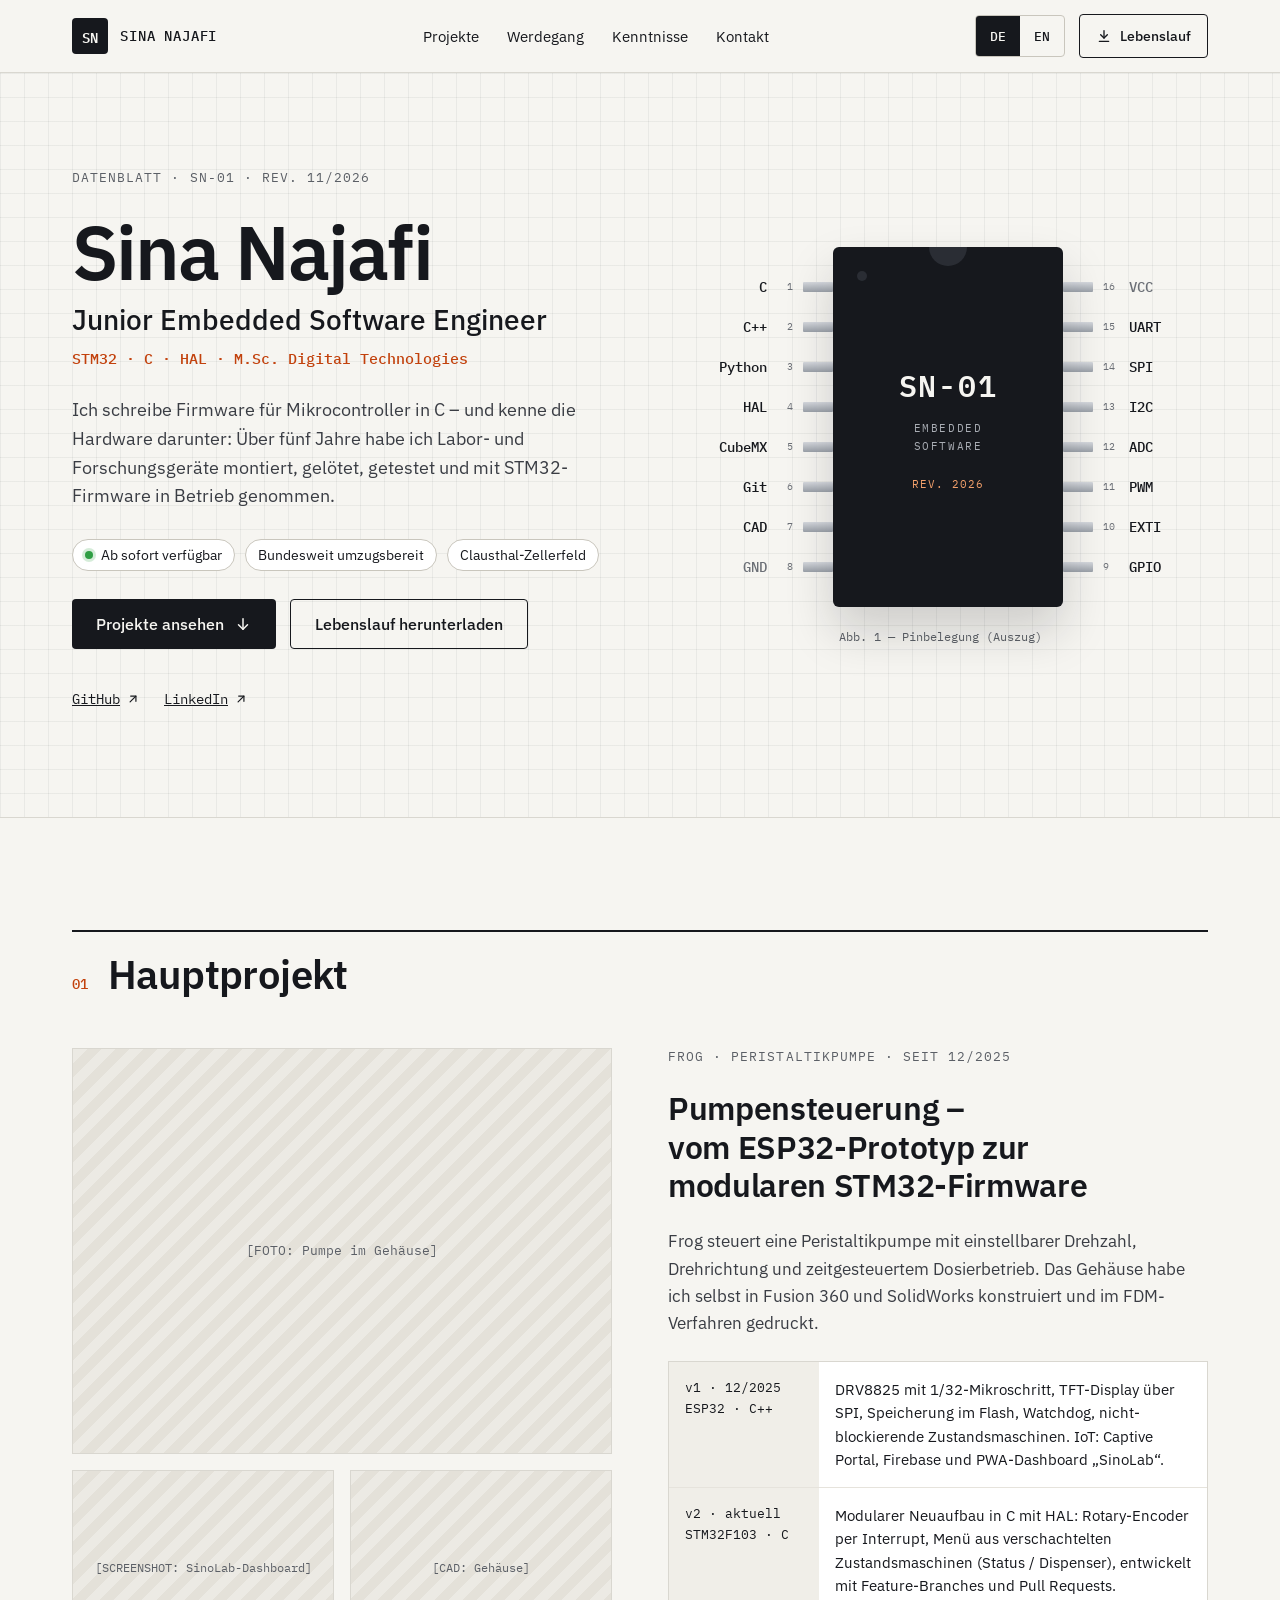
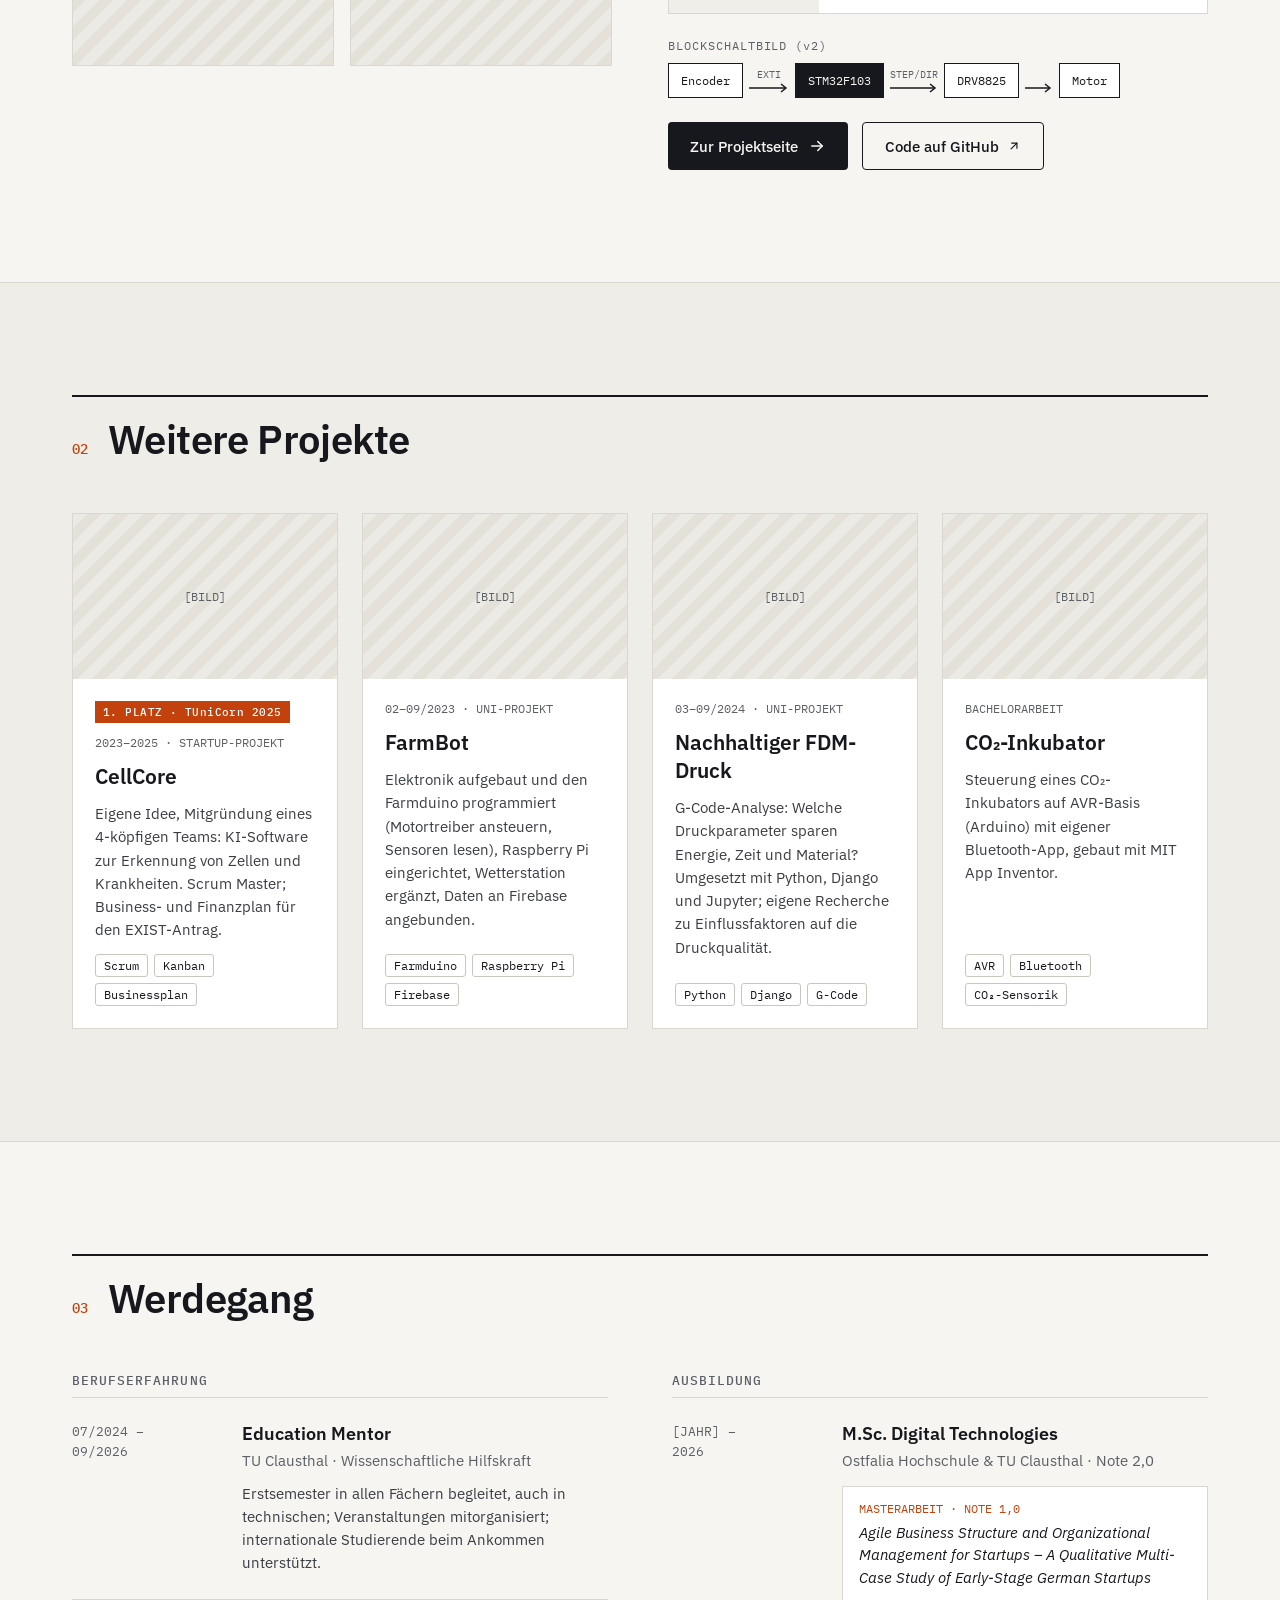
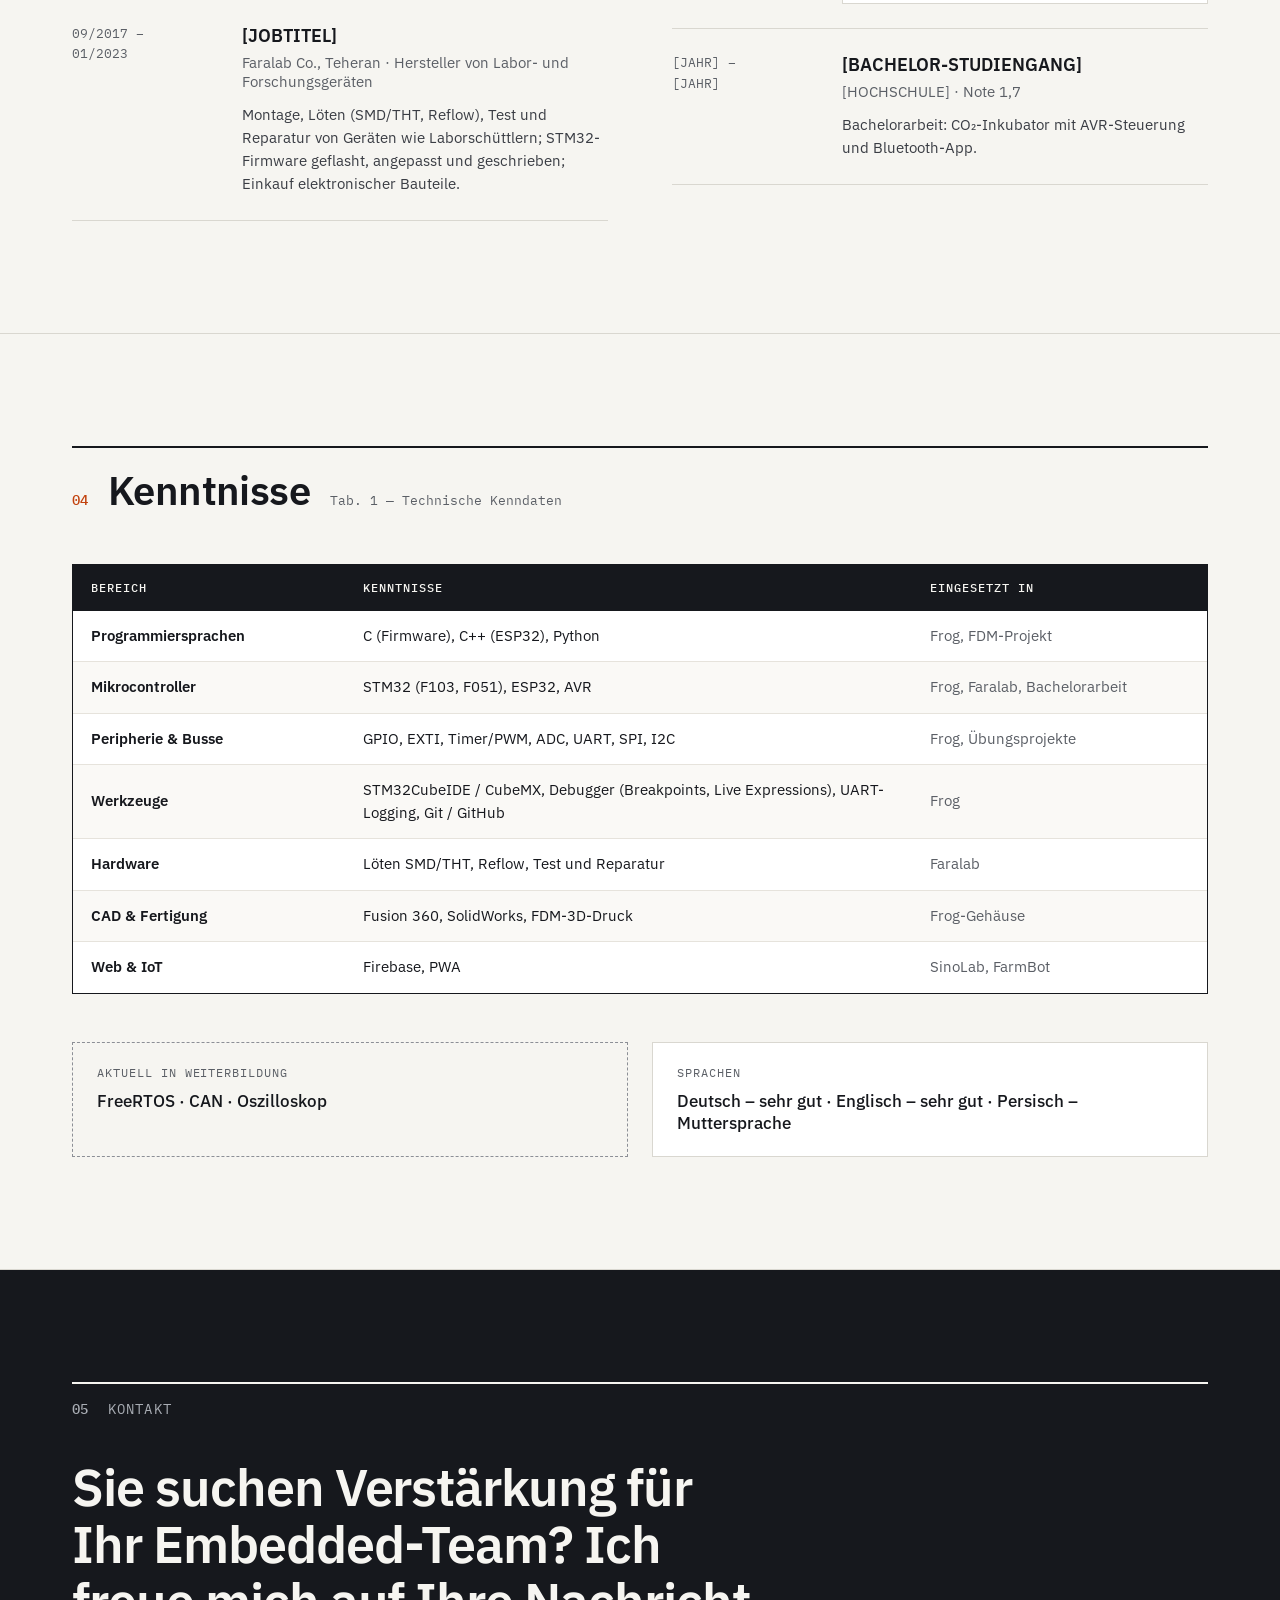
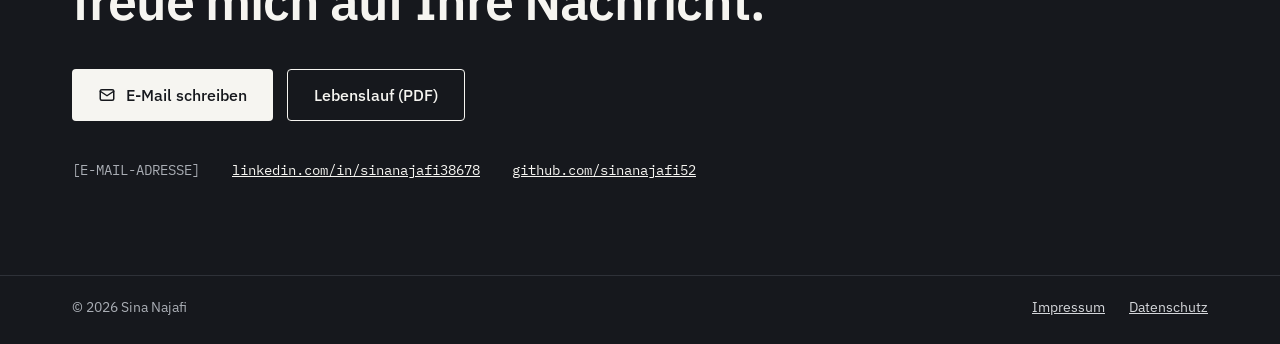
<file: design/reference/index.html>
<!doctype html>
<html lang="de">
<head>
<meta charset="utf-8">
<meta name="viewport" content="width=device-width, initial-scale=1">
<title>Sina Najafi – Startseite</title>
<link href="https://fonts.googleapis.com/css2?family=IBM+Plex+Mono:wght@400;500;600&amp;family=IBM+Plex+Sans:wght@400;500;600;700&amp;display=swap" rel="stylesheet">
<style>
body{margin:0;background:#F6F5F1}
a{color:#16181D}
a:hover{color:#C2410C}
.paper-grid{background-image:linear-gradient(rgba(22,24,29,.055) 1px,transparent 1px),linear-gradient(90deg,rgba(22,24,29,.055) 1px,transparent 1px);background-size:24px 24px}
.placeholder{background-image:repeating-linear-gradient(135deg,#ECEAE4 0 10px,#E4E1D9 10px 20px)}
@media (max-width:600px){.chip-wrap{zoom:.62}.hero-name{font-size:48px !important}.h2-big{font-size:32px !important}}
</style>
</head>
<body>
<div style="font-family: 'IBM Plex Sans', 'Helvetica Neue', Arial, sans-serif; color: #16181D; background: #F6F5F1">

<header style="border-bottom: 1px solid #D9D7D0; background: #F6F5F1">
<div style="max-width: 1200px; margin: 0 auto; padding: 14px 32px; box-sizing: border-box; display: flex; align-items: center; justify-content: space-between; gap: 20px; flex-wrap: wrap">
<a href="#top" style="display: flex; align-items: center; gap: 12px; text-decoration: none; color: #16181D; min-height: 44px">
<span style="display: inline-flex; align-items: center; justify-content: center; width: 36px; height: 36px; background: #16181D; color: #F6F5F1; border-radius: 4px; font-family: 'IBM Plex Mono', ui-monospace, Menlo, monospace; font-size: 14px; font-weight: 600">SN</span>
<span style="font-family: 'IBM Plex Mono', ui-monospace, Menlo, monospace; font-size: 14px; font-weight: 500; letter-spacing: 0.06em">SINA NAJAFI</span>
</a>
<nav aria-label="Hauptnavigation" style="display: flex; align-items: center; gap: 28px; flex-wrap: wrap; font-size: 15px">
<a href="#projekte" style="text-decoration: none">Projekte</a>
<a href="#werdegang" style="text-decoration: none">Werdegang</a>
<a href="#kenntnisse" style="text-decoration: none">Kenntnisse</a>
<a href="#kontakt" style="text-decoration: none">Kontakt</a>
</nav>
<div style="display: flex; align-items: center; gap: 14px">
<div role="group" aria-label="Sprache wählen" style="display: flex; border: 1px solid #C9C6BD; border-radius: 4px; overflow: hidden">
<button type="button" aria-pressed="true" style="min-width: 44px; min-height: 40px; border: 0; background: #16181D; color: #F6F5F1; font-family: 'IBM Plex Mono', ui-monospace, Menlo, monospace; font-size: 13px; font-weight: 500; cursor: pointer">DE</button>
<button type="button" aria-pressed="false" style="min-width: 44px; min-height: 40px; border: 0; background: transparent; color: #16181D; font-family: 'IBM Plex Mono', ui-monospace, Menlo, monospace; font-size: 13px; font-weight: 500; cursor: pointer">EN</button>
</div>
<a href="#" style="display: inline-flex; align-items: center; gap: 8px; min-height: 44px; padding: 0 16px; box-sizing: border-box; border: 1px solid #16181D; border-radius: 4px; text-decoration: none; font-size: 14px; font-weight: 500">
<svg aria-hidden="true" width="16" height="16" viewBox="0 0 24 24" fill="none" stroke="currentColor" stroke-width="2" stroke-linecap="round" stroke-linejoin="round"><path d="M12 4v11"></path><path d="M7 10l5 5 5-5"></path><path d="M5 20h14"></path></svg>
Lebenslauf
</a>
</div>
</div>
</header>

<section id="top" class="paper-grid" style="border-bottom: 1px solid #D9D7D0">
<div style="max-width: 1200px; margin: 0 auto; padding: 96px 32px; box-sizing: border-box; display: grid; grid-template-columns: repeat(auto-fit, minmax(min(460px, 100%), 1fr)); gap: 64px; align-items: center">
<div style="display: flex; flex-direction: column; gap: 28px">
<p style="margin: 0; font-family: 'IBM Plex Mono', ui-monospace, Menlo, monospace; font-size: 13px; letter-spacing: 0.08em; color: #5B5F66">DATENBLATT · SN-01 · REV. 11/2026</p>
<div style="display: flex; flex-direction: column; gap: 12px">
<h1 class="hero-name" style="margin: 0; font-size: 76px; line-height: 1; letter-spacing: -0.025em; font-weight: 600">Sina Najafi</h1>
<p style="margin: 0; font-size: 28px; line-height: 1.25; font-weight: 500">Junior Embedded Software Engineer</p>
<p style="margin: 0; font-family: 'IBM Plex Mono', ui-monospace, Menlo, monospace; font-size: 15px; font-weight: 500; color: #C2410C">STM32 · C · HAL · M.Sc. Digital Technologies</p>
</div>
<p style="margin: 0; max-width: 540px; font-size: 18px; line-height: 1.6; color: #3A3D44; text-wrap: pretty">Ich schreibe Firmware für Mikrocontroller in C – und kenne die Hardware darunter: Über fünf Jahre habe ich Labor- und Forschungsgeräte montiert, gelötet, getestet und mit STM32-Firmware in Betrieb genommen.</p>
<div style="display: flex; flex-wrap: wrap; gap: 10px">
<span style="display: inline-flex; align-items: center; gap: 8px; padding: 6px 12px; border: 1px solid #C9C6BD; border-radius: 999px; background: #FFFFFF; font-size: 14px">
<span aria-hidden="true" style="width: 8px; height: 8px; border-radius: 50%; background: #2F9E44; box-shadow: 0 0 0 3px rgba(47, 158, 68, 0.2)"></span>
Ab sofort verfügbar
</span>
<span style="display: inline-flex; align-items: center; padding: 6px 12px; border: 1px solid #C9C6BD; border-radius: 999px; background: #FFFFFF; font-size: 14px">Bundesweit umzugsbereit</span>
<span style="display: inline-flex; align-items: center; padding: 6px 12px; border: 1px solid #C9C6BD; border-radius: 999px; background: #FFFFFF; font-size: 14px">Clausthal-Zellerfeld</span>
</div>
<div style="display: flex; flex-wrap: wrap; gap: 14px">
<a href="#projekte" style="display: inline-flex; align-items: center; gap: 10px; min-height: 50px; padding: 0 24px; box-sizing: border-box; background: #16181D; color: #F6F5F1; border-radius: 4px; text-decoration: none; font-size: 16px; font-weight: 500">
Projekte ansehen
<svg aria-hidden="true" width="18" height="18" viewBox="0 0 24 24" fill="none" stroke="currentColor" stroke-width="2" stroke-linecap="round" stroke-linejoin="round"><path d="M12 5v14"></path><path d="M6 13l6 6 6-6"></path></svg>
</a>
<a href="#" style="display: inline-flex; align-items: center; gap: 10px; min-height: 50px; padding: 0 24px; box-sizing: border-box; border: 1px solid #16181D; border-radius: 4px; text-decoration: none; font-size: 16px; font-weight: 500">Lebenslauf herunterladen</a>
</div>
<div style="display: flex; flex-wrap: wrap; gap: 24px; font-family: 'IBM Plex Mono', ui-monospace, Menlo, monospace; font-size: 14px">
<a href="https://github.com/sinanajafi52" style="display: inline-flex; align-items: center; gap: 6px; min-height: 44px">
GitHub
<svg aria-hidden="true" width="14" height="14" viewBox="0 0 24 24" fill="none" stroke="currentColor" stroke-width="2" stroke-linecap="round" stroke-linejoin="round"><path d="M7 17L17 7"></path><path d="M8 7h9v9"></path></svg>
</a>
<a href="https://www.linkedin.com/in/sinanajafi38678" style="display: inline-flex; align-items: center; gap: 6px; min-height: 44px">
LinkedIn
<svg aria-hidden="true" width="14" height="14" viewBox="0 0 24 24" fill="none" stroke="currentColor" stroke-width="2" stroke-linecap="round" stroke-linejoin="round"><path d="M7 17L17 7"></path><path d="M8 7h9v9"></path></svg>
</a>
</div>
</div>

<figure style="margin: 0; display: flex; flex-direction: column; align-items: center; gap: 22px">
<div class="chip-wrap" role="img" aria-label="Kenntnisse dargestellt als Pinbelegung eines Chips: C, C++, Python, HAL, CubeMX, Git, CAD sowie UART, SPI, I2C, ADC, PWM, EXTI, GPIO" style="display: flex; align-items: stretch">
<div style="display: flex; flex-direction: column; justify-content: space-around; padding: 20px 0; box-sizing: border-box; height: 360px">

<div style="display: flex; align-items: center; justify-content: flex-end; gap: 10px; height: 20px">
<span style="font-family: 'IBM Plex Mono', ui-monospace, Menlo, monospace; font-size: 14px; font-weight: 500; color: #16181D">C</span>
<span style="width: 16px; text-align: right; font-family: 'IBM Plex Mono', ui-monospace, Menlo, monospace; font-size: 10px; color: #6B6F76">1</span>
<span style="width: 30px; height: 10px; border-radius: 1px; background: linear-gradient(#D6D9DE, #9AA0A8)"></span>
</div>

<div style="display: flex; align-items: center; justify-content: flex-end; gap: 10px; height: 20px">
<span style="font-family: 'IBM Plex Mono', ui-monospace, Menlo, monospace; font-size: 14px; font-weight: 500; color: #16181D">C++</span>
<span style="width: 16px; text-align: right; font-family: 'IBM Plex Mono', ui-monospace, Menlo, monospace; font-size: 10px; color: #6B6F76">2</span>
<span style="width: 30px; height: 10px; border-radius: 1px; background: linear-gradient(#D6D9DE, #9AA0A8)"></span>
</div>

<div style="display: flex; align-items: center; justify-content: flex-end; gap: 10px; height: 20px">
<span style="font-family: 'IBM Plex Mono', ui-monospace, Menlo, monospace; font-size: 14px; font-weight: 500; color: #16181D">Python</span>
<span style="width: 16px; text-align: right; font-family: 'IBM Plex Mono', ui-monospace, Menlo, monospace; font-size: 10px; color: #6B6F76">3</span>
<span style="width: 30px; height: 10px; border-radius: 1px; background: linear-gradient(#D6D9DE, #9AA0A8)"></span>
</div>

<div style="display: flex; align-items: center; justify-content: flex-end; gap: 10px; height: 20px">
<span style="font-family: 'IBM Plex Mono', ui-monospace, Menlo, monospace; font-size: 14px; font-weight: 500; color: #16181D">HAL</span>
<span style="width: 16px; text-align: right; font-family: 'IBM Plex Mono', ui-monospace, Menlo, monospace; font-size: 10px; color: #6B6F76">4</span>
<span style="width: 30px; height: 10px; border-radius: 1px; background: linear-gradient(#D6D9DE, #9AA0A8)"></span>
</div>

<div style="display: flex; align-items: center; justify-content: flex-end; gap: 10px; height: 20px">
<span style="font-family: 'IBM Plex Mono', ui-monospace, Menlo, monospace; font-size: 14px; font-weight: 500; color: #16181D">CubeMX</span>
<span style="width: 16px; text-align: right; font-family: 'IBM Plex Mono', ui-monospace, Menlo, monospace; font-size: 10px; color: #6B6F76">5</span>
<span style="width: 30px; height: 10px; border-radius: 1px; background: linear-gradient(#D6D9DE, #9AA0A8)"></span>
</div>

<div style="display: flex; align-items: center; justify-content: flex-end; gap: 10px; height: 20px">
<span style="font-family: 'IBM Plex Mono', ui-monospace, Menlo, monospace; font-size: 14px; font-weight: 500; color: #16181D">Git</span>
<span style="width: 16px; text-align: right; font-family: 'IBM Plex Mono', ui-monospace, Menlo, monospace; font-size: 10px; color: #6B6F76">6</span>
<span style="width: 30px; height: 10px; border-radius: 1px; background: linear-gradient(#D6D9DE, #9AA0A8)"></span>
</div>

<div style="display: flex; align-items: center; justify-content: flex-end; gap: 10px; height: 20px">
<span style="font-family: 'IBM Plex Mono', ui-monospace, Menlo, monospace; font-size: 14px; font-weight: 500; color: #16181D">CAD</span>
<span style="width: 16px; text-align: right; font-family: 'IBM Plex Mono', ui-monospace, Menlo, monospace; font-size: 10px; color: #6B6F76">7</span>
<span style="width: 30px; height: 10px; border-radius: 1px; background: linear-gradient(#D6D9DE, #9AA0A8)"></span>
</div>

<div style="display: flex; align-items: center; justify-content: flex-end; gap: 10px; height: 20px">
<span style="font-family: 'IBM Plex Mono', ui-monospace, Menlo, monospace; font-size: 14px; font-weight: 500; color: #6B6F76">GND</span>
<span style="width: 16px; text-align: right; font-family: 'IBM Plex Mono', ui-monospace, Menlo, monospace; font-size: 10px; color: #6B6F76">8</span>
<span style="width: 30px; height: 10px; border-radius: 1px; background: linear-gradient(#D6D9DE, #9AA0A8)"></span>
</div>

</div>
<div style="position: relative; width: 230px; height: 360px; background: #16181D; border-radius: 6px; box-shadow: 0 24px 48px rgba(22, 24, 29, 0.18); display: flex; flex-direction: column; align-items: center; justify-content: center; gap: 12px; color: #F6F5F1">
<span style="position: absolute; top: 0; left: 50%; transform: translateX(-50%); width: 38px; height: 19px; border-radius: 0 0 19px 19px; background: #2A2D34"></span>
<span style="position: absolute; top: 24px; left: 24px; width: 10px; height: 10px; border-radius: 50%; background: #2A2D34"></span>
<span style="font-family: 'IBM Plex Mono', ui-monospace, Menlo, monospace; font-size: 30px; font-weight: 600; letter-spacing: 0.06em">SN-01</span>
<span style="font-family: 'IBM Plex Mono', ui-monospace, Menlo, monospace; font-size: 11px; letter-spacing: 0.14em; color: #A9ADB4; text-align: center; line-height: 1.6">EMBEDDED<br>SOFTWARE</span>
<span style="margin-top: 10px; font-family: 'IBM Plex Mono', ui-monospace, Menlo, monospace; font-size: 11px; letter-spacing: 0.1em; color: #F2A06B">REV. 2026</span>
</div>
<div style="display: flex; flex-direction: column; justify-content: space-around; padding: 20px 0; box-sizing: border-box; height: 360px">

<div style="display: flex; align-items: center; gap: 10px; height: 20px">
<span style="width: 30px; height: 10px; border-radius: 1px; background: linear-gradient(#D6D9DE, #9AA0A8)"></span>
<span style="width: 16px; font-family: 'IBM Plex Mono', ui-monospace, Menlo, monospace; font-size: 10px; color: #6B6F76">16</span>
<span style="font-family: 'IBM Plex Mono', ui-monospace, Menlo, monospace; font-size: 14px; font-weight: 500; color: #6B6F76">VCC</span>
</div>

<div style="display: flex; align-items: center; gap: 10px; height: 20px">
<span style="width: 30px; height: 10px; border-radius: 1px; background: linear-gradient(#D6D9DE, #9AA0A8)"></span>
<span style="width: 16px; font-family: 'IBM Plex Mono', ui-monospace, Menlo, monospace; font-size: 10px; color: #6B6F76">15</span>
<span style="font-family: 'IBM Plex Mono', ui-monospace, Menlo, monospace; font-size: 14px; font-weight: 500; color: #16181D">UART</span>
</div>

<div style="display: flex; align-items: center; gap: 10px; height: 20px">
<span style="width: 30px; height: 10px; border-radius: 1px; background: linear-gradient(#D6D9DE, #9AA0A8)"></span>
<span style="width: 16px; font-family: 'IBM Plex Mono', ui-monospace, Menlo, monospace; font-size: 10px; color: #6B6F76">14</span>
<span style="font-family: 'IBM Plex Mono', ui-monospace, Menlo, monospace; font-size: 14px; font-weight: 500; color: #16181D">SPI</span>
</div>

<div style="display: flex; align-items: center; gap: 10px; height: 20px">
<span style="width: 30px; height: 10px; border-radius: 1px; background: linear-gradient(#D6D9DE, #9AA0A8)"></span>
<span style="width: 16px; font-family: 'IBM Plex Mono', ui-monospace, Menlo, monospace; font-size: 10px; color: #6B6F76">13</span>
<span style="font-family: 'IBM Plex Mono', ui-monospace, Menlo, monospace; font-size: 14px; font-weight: 500; color: #16181D">I2C</span>
</div>

<div style="display: flex; align-items: center; gap: 10px; height: 20px">
<span style="width: 30px; height: 10px; border-radius: 1px; background: linear-gradient(#D6D9DE, #9AA0A8)"></span>
<span style="width: 16px; font-family: 'IBM Plex Mono', ui-monospace, Menlo, monospace; font-size: 10px; color: #6B6F76">12</span>
<span style="font-family: 'IBM Plex Mono', ui-monospace, Menlo, monospace; font-size: 14px; font-weight: 500; color: #16181D">ADC</span>
</div>

<div style="display: flex; align-items: center; gap: 10px; height: 20px">
<span style="width: 30px; height: 10px; border-radius: 1px; background: linear-gradient(#D6D9DE, #9AA0A8)"></span>
<span style="width: 16px; font-family: 'IBM Plex Mono', ui-monospace, Menlo, monospace; font-size: 10px; color: #6B6F76">11</span>
<span style="font-family: 'IBM Plex Mono', ui-monospace, Menlo, monospace; font-size: 14px; font-weight: 500; color: #16181D">PWM</span>
</div>

<div style="display: flex; align-items: center; gap: 10px; height: 20px">
<span style="width: 30px; height: 10px; border-radius: 1px; background: linear-gradient(#D6D9DE, #9AA0A8)"></span>
<span style="width: 16px; font-family: 'IBM Plex Mono', ui-monospace, Menlo, monospace; font-size: 10px; color: #6B6F76">10</span>
<span style="font-family: 'IBM Plex Mono', ui-monospace, Menlo, monospace; font-size: 14px; font-weight: 500; color: #16181D">EXTI</span>
</div>

<div style="display: flex; align-items: center; gap: 10px; height: 20px">
<span style="width: 30px; height: 10px; border-radius: 1px; background: linear-gradient(#D6D9DE, #9AA0A8)"></span>
<span style="width: 16px; font-family: 'IBM Plex Mono', ui-monospace, Menlo, monospace; font-size: 10px; color: #6B6F76">9</span>
<span style="font-family: 'IBM Plex Mono', ui-monospace, Menlo, monospace; font-size: 14px; font-weight: 500; color: #16181D">GPIO</span>
</div>

</div>
</div>
<figcaption style="font-family: 'IBM Plex Mono', ui-monospace, Menlo, monospace; font-size: 12px; color: #5B5F66">Abb. 1 — Pinbelegung (Auszug)</figcaption>
</figure>
</div>
</section>

<section id="projekte" style="border-bottom: 1px solid #D9D7D0">
<div style="max-width: 1200px; margin: 0 auto; padding: 112px 32px; box-sizing: border-box; display: flex; flex-direction: column; gap: 48px">
<div style="display: flex; align-items: baseline; gap: 20px; flex-wrap: wrap; border-top: 2px solid #16181D; padding-top: 16px">
<span style="font-family: 'IBM Plex Mono', ui-monospace, Menlo, monospace; font-size: 14px; font-weight: 500; color: #C2410C">01</span>
<h2 class="h2-big" style="margin: 0; font-size: 40px; font-weight: 600; letter-spacing: -0.015em">Hauptprojekt</h2>
</div>
<div style="display: grid; grid-template-columns: repeat(auto-fit, minmax(min(500px, 100%), 1fr)); gap: 56px; align-items: start">
<div style="display: flex; flex-direction: column; gap: 16px">
<div class="placeholder" role="img" aria-label="Platzhalter für ein Foto der Pumpe im 3D-gedruckten Gehäuse" style="aspect-ratio: 4 / 3; border: 1px solid #D9D7D0; display: flex; align-items: center; justify-content: center; font-family: 'IBM Plex Mono', ui-monospace, Menlo, monospace; font-size: 13px; color: #5B5F66">[FOTO: Pumpe im Gehäuse]</div>
<div style="display: grid; grid-template-columns: repeat(2, minmax(0, 1fr)); gap: 16px">
<div class="placeholder" role="img" aria-label="Platzhalter für einen Screenshot des SinoLab-Dashboards" style="aspect-ratio: 4 / 3; border: 1px solid #D9D7D0; display: flex; align-items: center; justify-content: center; text-align: center; padding: 8px; box-sizing: border-box; font-family: 'IBM Plex Mono', ui-monospace, Menlo, monospace; font-size: 12px; color: #5B5F66">[SCREENSHOT: SinoLab-Dashboard]</div>
<div class="placeholder" role="img" aria-label="Platzhalter für ein CAD-Rendering des Gehäuses" style="aspect-ratio: 4 / 3; border: 1px solid #D9D7D0; display: flex; align-items: center; justify-content: center; text-align: center; padding: 8px; box-sizing: border-box; font-family: 'IBM Plex Mono', ui-monospace, Menlo, monospace; font-size: 12px; color: #5B5F66">[CAD: Gehäuse]</div>
</div>
</div>
<div style="display: flex; flex-direction: column; gap: 24px">
<p style="margin: 0; font-family: 'IBM Plex Mono', ui-monospace, Menlo, monospace; font-size: 13px; letter-spacing: 0.08em; color: #5B5F66">FROG · PERISTALTIKPUMPE · SEIT 12/2025</p>
<h3 style="margin: 0; font-size: 32px; line-height: 1.2; font-weight: 600; letter-spacing: -0.01em; text-wrap: balance">Pumpensteuerung – vom ESP32-Prototyp zur modularen STM32-Firmware</h3>
<p style="margin: 0; font-size: 17px; line-height: 1.6; color: #3A3D44; text-wrap: pretty">Frog steuert eine Peristaltikpumpe mit einstellbarer Drehzahl, Drehrichtung und zeitgesteuertem Dosierbetrieb. Das Gehäuse habe ich selbst in Fusion 360 und SolidWorks konstruiert und im FDM-Verfahren gedruckt.</p>
<div style="border: 1px solid #D9D7D0; background: #FFFFFF">
<div style="display: grid; grid-template-columns: minmax(110px, 150px) minmax(0, 1fr); border-bottom: 1px solid #E6E3DC">
<div style="padding: 16px; background: #F0EEE8; font-family: 'IBM Plex Mono', ui-monospace, Menlo, monospace; font-size: 13px; line-height: 1.6">v1 · 12/2025<br>ESP32 · C++</div>
<div style="padding: 16px; font-size: 15px; line-height: 1.55">DRV8825 mit 1/32-Mikroschritt, TFT-Display über SPI, Speicherung im Flash, Watchdog, nicht-blockierende Zustandsmaschinen. IoT: Captive Portal, Firebase und PWA-Dashboard „SinoLab“.</div>
</div>
<div style="display: grid; grid-template-columns: minmax(110px, 150px) minmax(0, 1fr)">
<div style="padding: 16px; background: #F0EEE8; font-family: 'IBM Plex Mono', ui-monospace, Menlo, monospace; font-size: 13px; line-height: 1.6">v2 · aktuell<br>STM32F103 · C</div>
<div style="padding: 16px; font-size: 15px; line-height: 1.55">Modularer Neuaufbau in C mit HAL: Rotary-Encoder per Interrupt, Menü aus verschachtelten Zustandsmaschinen (Status / Dispenser), entwickelt mit Feature-Branches und Pull Requests.</div>
</div>
</div>
<div style="display: flex; flex-direction: column; gap: 10px">
<span style="font-family: 'IBM Plex Mono', ui-monospace, Menlo, monospace; font-size: 12px; letter-spacing: 0.08em; color: #5B5F66">BLOCKSCHALTBILD (v2)</span>
<div style="display: flex; align-items: center; flex-wrap: wrap; gap: 6px; font-family: 'IBM Plex Mono', ui-monospace, Menlo, monospace; font-size: 12px">
<span style="padding: 9px 12px; border: 1px solid #16181D; background: #FFFFFF">Encoder</span>
<span style="display: flex; flex-direction: column; align-items: center; gap: 2px; color: #5B5F66; font-size: 10px">EXTI<svg aria-hidden="true" width="40" height="10" viewBox="0 0 40 10"><path d="M0 5h36" stroke="#16181D" stroke-width="1.5"></path><path d="M32 1l5 4-5 4" fill="none" stroke="#16181D" stroke-width="1.5"></path></svg></span>
<span style="padding: 9px 12px; border: 1px solid #16181D; background: #16181D; color: #F6F5F1">STM32F103</span>
<span style="display: flex; flex-direction: column; align-items: center; gap: 2px; color: #5B5F66; font-size: 10px">STEP/DIR<svg aria-hidden="true" width="48" height="10" viewBox="0 0 48 10"><path d="M0 5h44" stroke="#16181D" stroke-width="1.5"></path><path d="M40 1l5 4-5 4" fill="none" stroke="#16181D" stroke-width="1.5"></path></svg></span>
<span style="padding: 9px 12px; border: 1px solid #16181D; background: #FFFFFF">DRV8825</span>
<span style="display: flex; flex-direction: column; align-items: center; gap: 2px; color: #5B5F66; font-size: 10px">&#160;<svg aria-hidden="true" width="28" height="10" viewBox="0 0 28 10"><path d="M0 5h24" stroke="#16181D" stroke-width="1.5"></path><path d="M20 1l5 4-5 4" fill="none" stroke="#16181D" stroke-width="1.5"></path></svg></span>
<span style="padding: 9px 12px; border: 1px solid #16181D; background: #FFFFFF">Motor</span>
</div>
</div>
<div style="display: flex; flex-wrap: wrap; gap: 14px">
<a href="project-frog.html" style="display: inline-flex; align-items: center; gap: 10px; min-height: 48px; padding: 0 22px; box-sizing: border-box; background: #16181D; color: #F6F5F1; border-radius: 4px; text-decoration: none; font-size: 15px; font-weight: 500">
Zur Projektseite
<svg aria-hidden="true" width="18" height="18" viewBox="0 0 24 24" fill="none" stroke="currentColor" stroke-width="2" stroke-linecap="round" stroke-linejoin="round"><path d="M5 12h14"></path><path d="M13 6l6 6-6 6"></path></svg>
</a>
<a href="https://github.com/sinanajafi52" style="display: inline-flex; align-items: center; gap: 8px; min-height: 48px; padding: 0 22px; box-sizing: border-box; border: 1px solid #16181D; border-radius: 4px; text-decoration: none; font-size: 15px; font-weight: 500">
Code auf GitHub
<svg aria-hidden="true" width="14" height="14" viewBox="0 0 24 24" fill="none" stroke="currentColor" stroke-width="2" stroke-linecap="round" stroke-linejoin="round"><path d="M7 17L17 7"></path><path d="M8 7h9v9"></path></svg>
</a>
</div>
</div>
</div>
</div>
</section>

<section style="border-bottom: 1px solid #D9D7D0; background: #EFEDE7">
<div style="max-width: 1200px; margin: 0 auto; padding: 112px 32px; box-sizing: border-box; display: flex; flex-direction: column; gap: 48px">
<div style="display: flex; align-items: baseline; gap: 20px; flex-wrap: wrap; border-top: 2px solid #16181D; padding-top: 16px">
<span style="font-family: 'IBM Plex Mono', ui-monospace, Menlo, monospace; font-size: 14px; font-weight: 500; color: #C2410C">02</span>
<h2 class="h2-big" style="margin: 0; font-size: 40px; font-weight: 600; letter-spacing: -0.015em">Weitere Projekte</h2>
</div>
<div style="display: grid; grid-template-columns: repeat(auto-fit, minmax(min(250px, 100%), 1fr)); gap: 24px">

<article style="display: flex; flex-direction: column; background: #FFFFFF; border: 1px solid #D9D7D0">
<div class="placeholder" role="img" aria-label="Platzhalter für ein Bild zu CellCore" style="aspect-ratio: 16 / 10; display: flex; align-items: center; justify-content: center; font-family: 'IBM Plex Mono', ui-monospace, Menlo, monospace; font-size: 12px; color: #5B5F66">[BILD]</div>
<div style="padding: 22px; display: flex; flex-direction: column; gap: 12px; flex-grow: 1">
<span style="align-self: flex-start; padding: 4px 8px; background: #C2410C; color: #FFFFFF; font-family: 'IBM Plex Mono', ui-monospace, Menlo, monospace; font-size: 11px; font-weight: 500; letter-spacing: 0.04em">1. PLATZ · TUniCorn 2025</span>
<span style="font-family: 'IBM Plex Mono', ui-monospace, Menlo, monospace; font-size: 12px; color: #5B5F66">2023–2025 · STARTUP-PROJEKT</span>
<h3 style="margin: 0; font-size: 21px; font-weight: 600">CellCore</h3>
<p style="margin: 0; font-size: 15px; line-height: 1.55; color: #3A3D44">Eigene Idee, Mitgründung eines 4-köpfigen Teams: KI-Software zur Erkennung von Zellen und Krankheiten. Scrum Master; Business- und Finanzplan für den EXIST-Antrag.</p>
<div style="display: flex; flex-wrap: wrap; gap: 6px; margin-top: auto">
<span style="padding: 3px 8px; border: 1px solid #C9C6BD; border-radius: 3px; font-family: 'IBM Plex Mono', ui-monospace, Menlo, monospace; font-size: 12px">Scrum</span>
<span style="padding: 3px 8px; border: 1px solid #C9C6BD; border-radius: 3px; font-family: 'IBM Plex Mono', ui-monospace, Menlo, monospace; font-size: 12px">Kanban</span>
<span style="padding: 3px 8px; border: 1px solid #C9C6BD; border-radius: 3px; font-family: 'IBM Plex Mono', ui-monospace, Menlo, monospace; font-size: 12px">Businessplan</span>
</div>
</div>
</article>

<article style="display: flex; flex-direction: column; background: #FFFFFF; border: 1px solid #D9D7D0">
<div class="placeholder" role="img" aria-label="Platzhalter für ein Bild zu FarmBot" style="aspect-ratio: 16 / 10; display: flex; align-items: center; justify-content: center; font-family: 'IBM Plex Mono', ui-monospace, Menlo, monospace; font-size: 12px; color: #5B5F66">[BILD]</div>
<div style="padding: 22px; display: flex; flex-direction: column; gap: 12px; flex-grow: 1">
<span style="font-family: 'IBM Plex Mono', ui-monospace, Menlo, monospace; font-size: 12px; color: #5B5F66">02–09/2023 · UNI-PROJEKT</span>
<h3 style="margin: 0; font-size: 21px; font-weight: 600">FarmBot</h3>
<p style="margin: 0; font-size: 15px; line-height: 1.55; color: #3A3D44">Elektronik aufgebaut und den Farmduino programmiert (Motortreiber ansteuern, Sensoren lesen), Raspberry Pi eingerichtet, Wetterstation ergänzt, Daten an Firebase angebunden.</p>
<div style="display: flex; flex-wrap: wrap; gap: 6px; margin-top: auto">
<span style="padding: 3px 8px; border: 1px solid #C9C6BD; border-radius: 3px; font-family: 'IBM Plex Mono', ui-monospace, Menlo, monospace; font-size: 12px">Farmduino</span>
<span style="padding: 3px 8px; border: 1px solid #C9C6BD; border-radius: 3px; font-family: 'IBM Plex Mono', ui-monospace, Menlo, monospace; font-size: 12px">Raspberry Pi</span>
<span style="padding: 3px 8px; border: 1px solid #C9C6BD; border-radius: 3px; font-family: 'IBM Plex Mono', ui-monospace, Menlo, monospace; font-size: 12px">Firebase</span>
</div>
</div>
</article>

<article style="display: flex; flex-direction: column; background: #FFFFFF; border: 1px solid #D9D7D0">
<div class="placeholder" role="img" aria-label="Platzhalter für ein Bild zum FDM-Projekt" style="aspect-ratio: 16 / 10; display: flex; align-items: center; justify-content: center; font-family: 'IBM Plex Mono', ui-monospace, Menlo, monospace; font-size: 12px; color: #5B5F66">[BILD]</div>
<div style="padding: 22px; display: flex; flex-direction: column; gap: 12px; flex-grow: 1">
<span style="font-family: 'IBM Plex Mono', ui-monospace, Menlo, monospace; font-size: 12px; color: #5B5F66">03–09/2024 · UNI-PROJEKT</span>
<h3 style="margin: 0; font-size: 21px; font-weight: 600">Nachhaltiger FDM-Druck</h3>
<p style="margin: 0; font-size: 15px; line-height: 1.55; color: #3A3D44">G-Code-Analyse: Welche Druckparameter sparen Energie, Zeit und Material? Umgesetzt mit Python, Django und Jupyter; eigene Recherche zu Einflussfaktoren auf die Druckqualität.</p>
<div style="display: flex; flex-wrap: wrap; gap: 6px; margin-top: auto">
<span style="padding: 3px 8px; border: 1px solid #C9C6BD; border-radius: 3px; font-family: 'IBM Plex Mono', ui-monospace, Menlo, monospace; font-size: 12px">Python</span>
<span style="padding: 3px 8px; border: 1px solid #C9C6BD; border-radius: 3px; font-family: 'IBM Plex Mono', ui-monospace, Menlo, monospace; font-size: 12px">Django</span>
<span style="padding: 3px 8px; border: 1px solid #C9C6BD; border-radius: 3px; font-family: 'IBM Plex Mono', ui-monospace, Menlo, monospace; font-size: 12px">G-Code</span>
</div>
</div>
</article>

<article style="display: flex; flex-direction: column; background: #FFFFFF; border: 1px solid #D9D7D0">
<div class="placeholder" role="img" aria-label="Platzhalter für ein Bild zum CO2-Inkubator" style="aspect-ratio: 16 / 10; display: flex; align-items: center; justify-content: center; font-family: 'IBM Plex Mono', ui-monospace, Menlo, monospace; font-size: 12px; color: #5B5F66">[BILD]</div>
<div style="padding: 22px; display: flex; flex-direction: column; gap: 12px; flex-grow: 1">
<span style="font-family: 'IBM Plex Mono', ui-monospace, Menlo, monospace; font-size: 12px; color: #5B5F66">BACHELORARBEIT</span>
<h3 style="margin: 0; font-size: 21px; font-weight: 600">CO₂-Inkubator</h3>
<p style="margin: 0; font-size: 15px; line-height: 1.55; color: #3A3D44">Steuerung eines CO₂-Inkubators auf AVR-Basis (Arduino) mit eigener Bluetooth-App, gebaut mit MIT App Inventor.</p>
<div style="display: flex; flex-wrap: wrap; gap: 6px; margin-top: auto">
<span style="padding: 3px 8px; border: 1px solid #C9C6BD; border-radius: 3px; font-family: 'IBM Plex Mono', ui-monospace, Menlo, monospace; font-size: 12px">AVR</span>
<span style="padding: 3px 8px; border: 1px solid #C9C6BD; border-radius: 3px; font-family: 'IBM Plex Mono', ui-monospace, Menlo, monospace; font-size: 12px">Bluetooth</span>
<span style="padding: 3px 8px; border: 1px solid #C9C6BD; border-radius: 3px; font-family: 'IBM Plex Mono', ui-monospace, Menlo, monospace; font-size: 12px">CO₂-Sensorik</span>
</div>
</div>
</article>

</div>
</div>
</section>

<section id="werdegang" style="border-bottom: 1px solid #D9D7D0">
<div style="max-width: 1200px; margin: 0 auto; padding: 112px 32px; box-sizing: border-box; display: flex; flex-direction: column; gap: 48px">
<div style="display: flex; align-items: baseline; gap: 20px; flex-wrap: wrap; border-top: 2px solid #16181D; padding-top: 16px">
<span style="font-family: 'IBM Plex Mono', ui-monospace, Menlo, monospace; font-size: 14px; font-weight: 500; color: #C2410C">03</span>
<h2 class="h2-big" style="margin: 0; font-size: 40px; font-weight: 600; letter-spacing: -0.015em">Werdegang</h2>
</div>
<div style="display: grid; grid-template-columns: repeat(auto-fit, minmax(min(480px, 100%), 1fr)); gap: 64px">

<div style="display: flex; flex-direction: column; gap: 0">
<h3 style="margin: 0 0 8px; font-family: 'IBM Plex Mono', ui-monospace, Menlo, monospace; font-size: 13px; font-weight: 500; letter-spacing: 0.08em; color: #5B5F66">BERUFSERFAHRUNG</h3>
<div style="display: grid; grid-template-columns: minmax(120px, 150px) minmax(0, 1fr); gap: 20px; padding: 24px 0; border-top: 1px solid #D9D7D0">
<span style="font-family: 'IBM Plex Mono', ui-monospace, Menlo, monospace; font-size: 13px; color: #5B5F66; line-height: 1.6">07/2024 –<br>09/2026</span>
<div style="display: flex; flex-direction: column; gap: 6px">
<span style="font-size: 18px; font-weight: 600">Education Mentor</span>
<span style="font-size: 15px; color: #5B5F66">TU Clausthal · Wissenschaftliche Hilfskraft</span>
<p style="margin: 6px 0 0; font-size: 15px; line-height: 1.55; color: #3A3D44">Erstsemester in allen Fächern begleitet, auch in technischen; Veranstaltungen mitorganisiert; internationale Studierende beim Ankommen unterstützt.</p>
</div>
</div>
<div style="display: grid; grid-template-columns: minmax(120px, 150px) minmax(0, 1fr); gap: 20px; padding: 24px 0; border-top: 1px solid #D9D7D0; border-bottom: 1px solid #D9D7D0">
<span style="font-family: 'IBM Plex Mono', ui-monospace, Menlo, monospace; font-size: 13px; color: #5B5F66; line-height: 1.6">09/2017 –<br>01/2023</span>
<div style="display: flex; flex-direction: column; gap: 6px">
<span style="font-size: 18px; font-weight: 600">[JOBTITEL]</span>
<span style="font-size: 15px; color: #5B5F66">Faralab Co., Teheran · Hersteller von Labor- und Forschungsgeräten</span>
<p style="margin: 6px 0 0; font-size: 15px; line-height: 1.55; color: #3A3D44">Montage, Löten (SMD/THT, Reflow), Test und Reparatur von Geräten wie Laborschüttlern; STM32-Firmware geflasht, angepasst und geschrieben; Einkauf elektronischer Bauteile.</p>
</div>
</div>
</div>

<div style="display: flex; flex-direction: column; gap: 0">
<h3 style="margin: 0 0 8px; font-family: 'IBM Plex Mono', ui-monospace, Menlo, monospace; font-size: 13px; font-weight: 500; letter-spacing: 0.08em; color: #5B5F66">AUSBILDUNG</h3>
<div style="display: grid; grid-template-columns: minmax(120px, 150px) minmax(0, 1fr); gap: 20px; padding: 24px 0; border-top: 1px solid #D9D7D0">
<span style="font-family: 'IBM Plex Mono', ui-monospace, Menlo, monospace; font-size: 13px; color: #5B5F66; line-height: 1.6">[JAHR] –<br>2026</span>
<div style="display: flex; flex-direction: column; gap: 6px">
<span style="font-size: 18px; font-weight: 600">M.Sc. Digital Technologies</span>
<span style="font-size: 15px; color: #5B5F66">Ostfalia Hochschule &amp; TU Clausthal · Note 2,0</span>
<div style="margin-top: 10px; padding: 14px 16px; background: #FFFFFF; border: 1px solid #D9D7D0; display: flex; flex-direction: column; gap: 6px">
<span style="font-family: 'IBM Plex Mono', ui-monospace, Menlo, monospace; font-size: 12px; color: #C2410C">MASTERARBEIT · NOTE 1,0</span>
<span style="font-size: 15px; line-height: 1.5; font-style: italic">Agile Business Structure and Organizational Management for Startups – A Qualitative Multi-Case Study of Early-Stage German Startups</span>
</div>
</div>
</div>
<div style="display: grid; grid-template-columns: minmax(120px, 150px) minmax(0, 1fr); gap: 20px; padding: 24px 0; border-top: 1px solid #D9D7D0; border-bottom: 1px solid #D9D7D0">
<span style="font-family: 'IBM Plex Mono', ui-monospace, Menlo, monospace; font-size: 13px; color: #5B5F66; line-height: 1.6">[JAHR] –<br>[JAHR]</span>
<div style="display: flex; flex-direction: column; gap: 6px">
<span style="font-size: 18px; font-weight: 600">[BACHELOR-STUDIENGANG]</span>
<span style="font-size: 15px; color: #5B5F66">[HOCHSCHULE] · Note 1,7</span>
<p style="margin: 6px 0 0; font-size: 15px; line-height: 1.55; color: #3A3D44">Bachelorarbeit: CO₂-Inkubator mit AVR-Steuerung und Bluetooth-App.</p>
</div>
</div>
</div>

</div>
</div>
</section>

<section id="kenntnisse" style="border-bottom: 1px solid #D9D7D0">
<div style="max-width: 1200px; margin: 0 auto; padding: 112px 32px; box-sizing: border-box; display: flex; flex-direction: column; gap: 48px">
<div style="display: flex; align-items: baseline; gap: 20px; flex-wrap: wrap; border-top: 2px solid #16181D; padding-top: 16px">
<span style="font-family: 'IBM Plex Mono', ui-monospace, Menlo, monospace; font-size: 14px; font-weight: 500; color: #C2410C">04</span>
<h2 class="h2-big" style="margin: 0; font-size: 40px; font-weight: 600; letter-spacing: -0.015em">Kenntnisse</h2>
<span style="font-family: 'IBM Plex Mono', ui-monospace, Menlo, monospace; font-size: 13px; color: #5B5F66">Tab. 1 — Technische Kenndaten</span>
</div>
<div style="overflow-x: auto; border: 1px solid #16181D; background: #FFFFFF">
<table style="width: 100%; min-width: 640px; border-collapse: collapse; font-size: 15px; line-height: 1.5">
<thead>
<tr style="background: #16181D; color: #F6F5F1; text-align: left">
<th scope="col" style="padding: 14px 18px; font-family: 'IBM Plex Mono', ui-monospace, Menlo, monospace; font-size: 12px; font-weight: 500; letter-spacing: 0.08em; width: 24%">BEREICH</th>
<th scope="col" style="padding: 14px 18px; font-family: 'IBM Plex Mono', ui-monospace, Menlo, monospace; font-size: 12px; font-weight: 500; letter-spacing: 0.08em">KENNTNISSE</th>
<th scope="col" style="padding: 14px 18px; font-family: 'IBM Plex Mono', ui-monospace, Menlo, monospace; font-size: 12px; font-weight: 500; letter-spacing: 0.08em; width: 26%">EINGESETZT IN</th>
</tr>
</thead>
<tbody>
<tr style="border-bottom: 1px solid #E6E3DC">
<th scope="row" style="padding: 14px 18px; text-align: left; font-weight: 600">Programmiersprachen</th>
<td style="padding: 14px 18px">C (Firmware), C++ (ESP32), Python</td>
<td style="padding: 14px 18px; color: #5B5F66">Frog, FDM-Projekt</td>
</tr>
<tr style="border-bottom: 1px solid #E6E3DC; background: #FAF9F6">
<th scope="row" style="padding: 14px 18px; text-align: left; font-weight: 600">Mikrocontroller</th>
<td style="padding: 14px 18px">STM32 (F103, F051), ESP32, AVR</td>
<td style="padding: 14px 18px; color: #5B5F66">Frog, Faralab, Bachelorarbeit</td>
</tr>
<tr style="border-bottom: 1px solid #E6E3DC">
<th scope="row" style="padding: 14px 18px; text-align: left; font-weight: 600">Peripherie &amp; Busse</th>
<td style="padding: 14px 18px">GPIO, EXTI, Timer/PWM, ADC, UART, SPI, I2C</td>
<td style="padding: 14px 18px; color: #5B5F66">Frog, Übungsprojekte</td>
</tr>
<tr style="border-bottom: 1px solid #E6E3DC; background: #FAF9F6">
<th scope="row" style="padding: 14px 18px; text-align: left; font-weight: 600">Werkzeuge</th>
<td style="padding: 14px 18px">STM32CubeIDE / CubeMX, Debugger (Breakpoints, Live Expressions), UART-Logging, Git / GitHub</td>
<td style="padding: 14px 18px; color: #5B5F66">Frog</td>
</tr>
<tr style="border-bottom: 1px solid #E6E3DC">
<th scope="row" style="padding: 14px 18px; text-align: left; font-weight: 600">Hardware</th>
<td style="padding: 14px 18px">Löten SMD/THT, Reflow, Test und Reparatur</td>
<td style="padding: 14px 18px; color: #5B5F66">Faralab</td>
</tr>
<tr style="border-bottom: 1px solid #E6E3DC; background: #FAF9F6">
<th scope="row" style="padding: 14px 18px; text-align: left; font-weight: 600">CAD &amp; Fertigung</th>
<td style="padding: 14px 18px">Fusion 360, SolidWorks, FDM-3D-Druck</td>
<td style="padding: 14px 18px; color: #5B5F66">Frog-Gehäuse</td>
</tr>
<tr>
<th scope="row" style="padding: 14px 18px; text-align: left; font-weight: 600">Web &amp; IoT</th>
<td style="padding: 14px 18px">Firebase, PWA</td>
<td style="padding: 14px 18px; color: #5B5F66">SinoLab, FarmBot</td>
</tr>
</tbody>
</table>
</div>
<div style="display: grid; grid-template-columns: repeat(auto-fit, minmax(min(320px, 100%), 1fr)); gap: 24px">
<div style="padding: 22px 24px; border: 1px dashed #8C8F96; display: flex; flex-direction: column; gap: 10px">
<span style="font-family: 'IBM Plex Mono', ui-monospace, Menlo, monospace; font-size: 12px; letter-spacing: 0.08em; color: #5B5F66">AKTUELL IN WEITERBILDUNG</span>
<span style="font-size: 17px; font-weight: 500">FreeRTOS · CAN · Oszilloskop</span>
</div>
<div style="padding: 22px 24px; border: 1px solid #D9D7D0; background: #FFFFFF; display: flex; flex-direction: column; gap: 10px">
<span style="font-family: 'IBM Plex Mono', ui-monospace, Menlo, monospace; font-size: 12px; letter-spacing: 0.08em; color: #5B5F66">SPRACHEN</span>
<span style="font-size: 17px; font-weight: 500">Deutsch – sehr gut · Englisch – sehr gut · Persisch – Muttersprache</span>
</div>
</div>
</div>
</section>

<section id="kontakt" style="background: #16181D; color: #F6F5F1">
<div style="max-width: 1200px; margin: 0 auto; padding: 112px 32px 96px; box-sizing: border-box; display: flex; flex-direction: column; gap: 40px">
<div style="display: flex; align-items: baseline; gap: 20px; border-top: 2px solid #F6F5F1; padding-top: 16px">
<span style="font-family: 'IBM Plex Mono', ui-monospace, Menlo, monospace; font-size: 14px; font-weight: 500; color: #A9ADB4">05</span>
<span style="font-family: 'IBM Plex Mono', ui-monospace, Menlo, monospace; font-size: 14px; letter-spacing: 0.08em; color: #A9ADB4">KONTAKT</span>
</div>
<h2 class="h2-big" style="margin: 0; max-width: 820px; font-size: 52px; line-height: 1.1; font-weight: 600; letter-spacing: -0.02em; text-wrap: balance">Sie suchen Verstärkung für Ihr Embedded-Team? Ich freue mich auf Ihre Nachricht.</h2>
<div style="display: flex; flex-wrap: wrap; gap: 14px">
<a href="#" style="display: inline-flex; align-items: center; gap: 10px; min-height: 52px; padding: 0 26px; box-sizing: border-box; background: #F6F5F1; color: #16181D; border-radius: 4px; text-decoration: none; font-size: 16px; font-weight: 500">
<svg aria-hidden="true" width="18" height="18" viewBox="0 0 24 24" fill="none" stroke="currentColor" stroke-width="2" stroke-linecap="round" stroke-linejoin="round"><rect x="3" y="5" width="18" height="14" rx="2"></rect><path d="M3 7l9 6 9-6"></path></svg>
E-Mail schreiben
</a>
<a href="#" style="display: inline-flex; align-items: center; gap: 10px; min-height: 52px; padding: 0 26px; box-sizing: border-box; border: 1px solid #F6F5F1; color: #F6F5F1; border-radius: 4px; text-decoration: none; font-size: 16px; font-weight: 500">Lebenslauf (PDF)</a>
</div>
<div style="display: flex; flex-wrap: wrap; gap: 32px; font-family: 'IBM Plex Mono', ui-monospace, Menlo, monospace; font-size: 14px; color: #A9ADB4">
<span>[E-MAIL-ADRESSE]</span>
<a href="https://www.linkedin.com/in/sinanajafi38678" style="color: #F6F5F1">linkedin.com/in/sinanajafi38678</a>
<a href="https://github.com/sinanajafi52" style="color: #F6F5F1">github.com/sinanajafi52</a>
</div>
</div>
<div style="border-top: 1px solid #2E3138">
<div style="max-width: 1200px; margin: 0 auto; padding: 22px 32px; box-sizing: border-box; display: flex; flex-wrap: wrap; justify-content: space-between; gap: 16px; font-size: 14px; color: #A9ADB4">
<span>© 2026 Sina Najafi</span>
<div style="display: flex; gap: 24px">
<a href="#" style="color: #D4D6DA; min-height: 24px">Impressum</a>
<a href="#" style="color: #D4D6DA; min-height: 24px">Datenschutz</a>
</div>
</div>
</div>
</section>

</div>
</body>
</html>
</file>
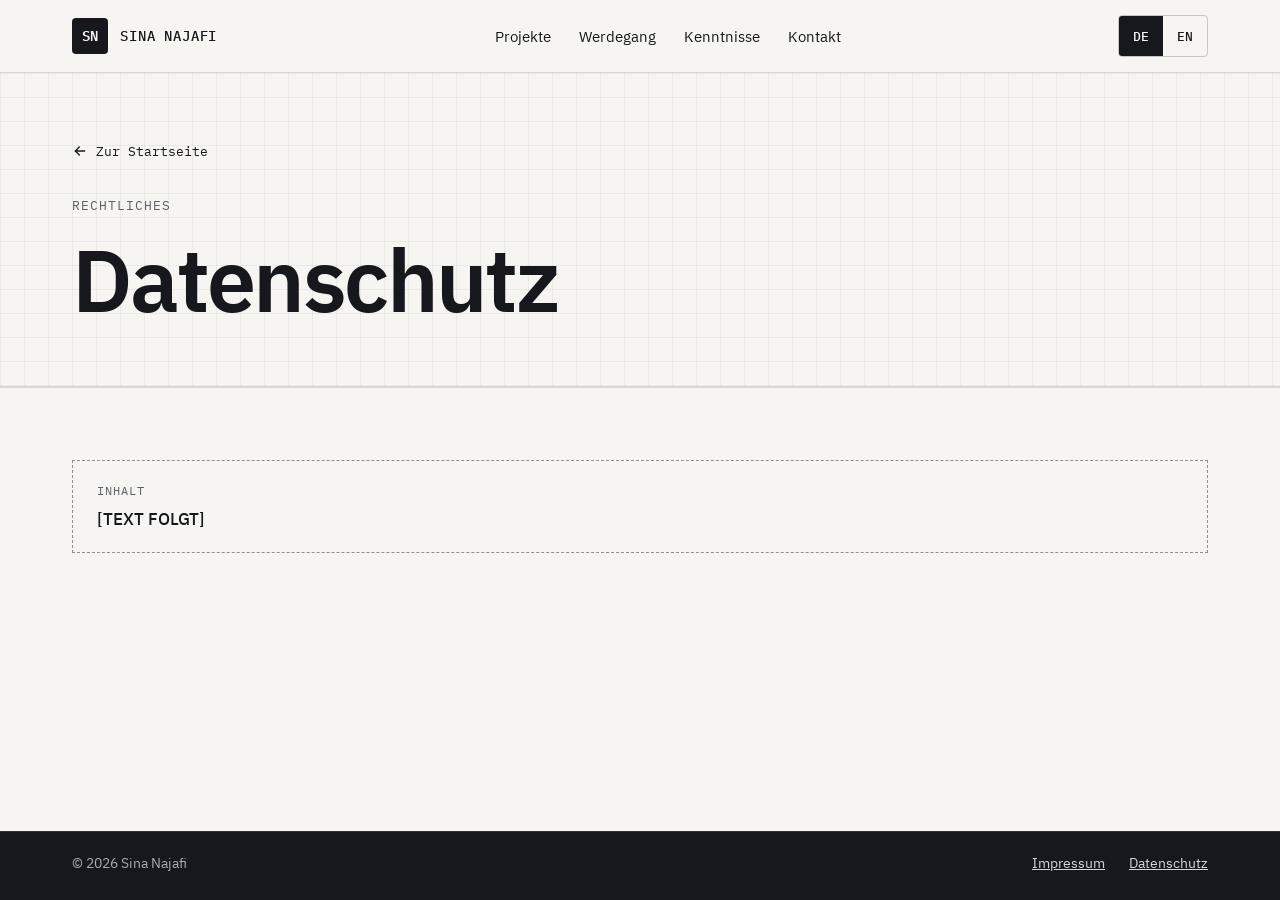
<file: datenschutz.html>
<!doctype html>
<html lang="de">
<head>
<meta charset="utf-8">
<meta name="viewport" content="width=device-width, initial-scale=1">
<title>Datenschutzerklärung | Sina Najafi</title>
<meta name="description" content="Datenschutzerklärung der Website von Sina Najafi.">
<meta name="robots" content="noindex">
<link rel="icon" href="assets/img/favicon.svg" type="image/svg+xml">
<link rel="preload" href="assets/fonts/IBMPlexSans-Regular.woff2" as="font" type="font/woff2" crossorigin>
<link rel="preload" href="assets/fonts/IBMPlexMono-Medium.woff2" as="font" type="font/woff2" crossorigin>
<link rel="stylesheet" href="assets/css/style.css">
<script src="assets/js/main.js" defer></script>
</head>
<body>

<a class="skip-link" href="#inhalt">Zum Inhalt springen</a>

<!-- ===================== HEADER ===================== -->
<header class="site-header">
  <div class="container site-header__inner">
    <a class="brand" href="index.html">
      <span class="brand__mark" aria-hidden="true">SN</span>
      <span class="brand__name">SINA NAJAFI</span>
    </a>

    <nav class="main-nav" id="main-nav" aria-label="Hauptnavigation">
      <a href="index.html#projekte">Projekte</a>
      <a href="index.html#werdegang">Werdegang</a>
      <a href="index.html#kenntnisse">Kenntnisse</a>
      <a href="index.html#kontakt">Kontakt</a>
      <a class="main-nav__cv" href="assets/cv/Lebenslauf_Sina_Najafi.pdf" type="application/pdf">
        <svg aria-hidden="true" width="16" height="16" viewBox="0 0 24 24" fill="none" stroke="currentColor" stroke-width="2" stroke-linecap="round" stroke-linejoin="round"><path d="M12 4v11"/><path d="M7 10l5 5 5-5"/><path d="M5 20h14"/></svg>
        Lebenslauf
      </a>
    </nav>

    <div class="header-actions">
      <div class="lang-switch" role="group" aria-label="Sprache wählen">
        <a href="datenschutz.html" hreflang="de" lang="de" aria-current="page" aria-label="Sprache: Deutsch">DE</a>
        <a href="en/index.html" hreflang="en" lang="en" aria-label="Sprache: Englisch">EN</a>
      </div>
      <button class="menu-toggle" type="button" aria-expanded="false" aria-controls="main-nav" aria-label="Menü öffnen">
        <svg class="icon-open" aria-hidden="true" width="20" height="20" viewBox="0 0 24 24" fill="none" stroke="currentColor" stroke-width="2" stroke-linecap="round"><path d="M4 7h16"/><path d="M4 12h16"/><path d="M4 17h16"/></svg>
        <svg class="icon-close" aria-hidden="true" width="20" height="20" viewBox="0 0 24 24" fill="none" stroke="currentColor" stroke-width="2" stroke-linecap="round"><path d="M6 6l12 12"/><path d="M18 6L6 18"/></svg>
      </button>
    </div>
  </div>
</header>

<main id="inhalt">

<section class="project-hero paper-grid" aria-labelledby="page-title">
  <div class="container project-hero__inner">
    <a class="back-link" href="index.html">
      <svg aria-hidden="true" width="16" height="16" viewBox="0 0 24 24" fill="none" stroke="currentColor" stroke-width="2" stroke-linecap="round" stroke-linejoin="round"><path d="M19 12H5"/><path d="M11 6l-6 6 6 6"/></svg>
      Zur Startseite
    </a>
    <p class="eyebrow">RECHTLICHES</p>
    <h1 class="project-hero__title" id="page-title">Datenschutz</h1>
  </div>
</section>

<section class="psection" aria-label="Text der Datenschutzerklärung">
  <div class="container psection__inner">
    <!-- Sina provides the legal text. Replace this box with the final text
         (headings as <h2 class="overview__title">, paragraphs as <p class="overview__text">). -->
    <div class="info-box info-box--dashed">
      <span class="info-box__label">INHALT</span>
      <span class="info-box__value">[TEXT FOLGT]</span>
    </div>
  </div>
</section>

</main>

<!-- ===================== FOOTER ===================== -->
<footer class="site-footer">
  <div class="container site-footer__inner">
    <span>© 2026 Sina Najafi</span>
    <div class="site-footer__links">
      <a href="impressum.html">Impressum</a>
      <a href="datenschutz.html">Datenschutz</a>
    </div>
  </div>
</footer>

</body>
</html>
</file>
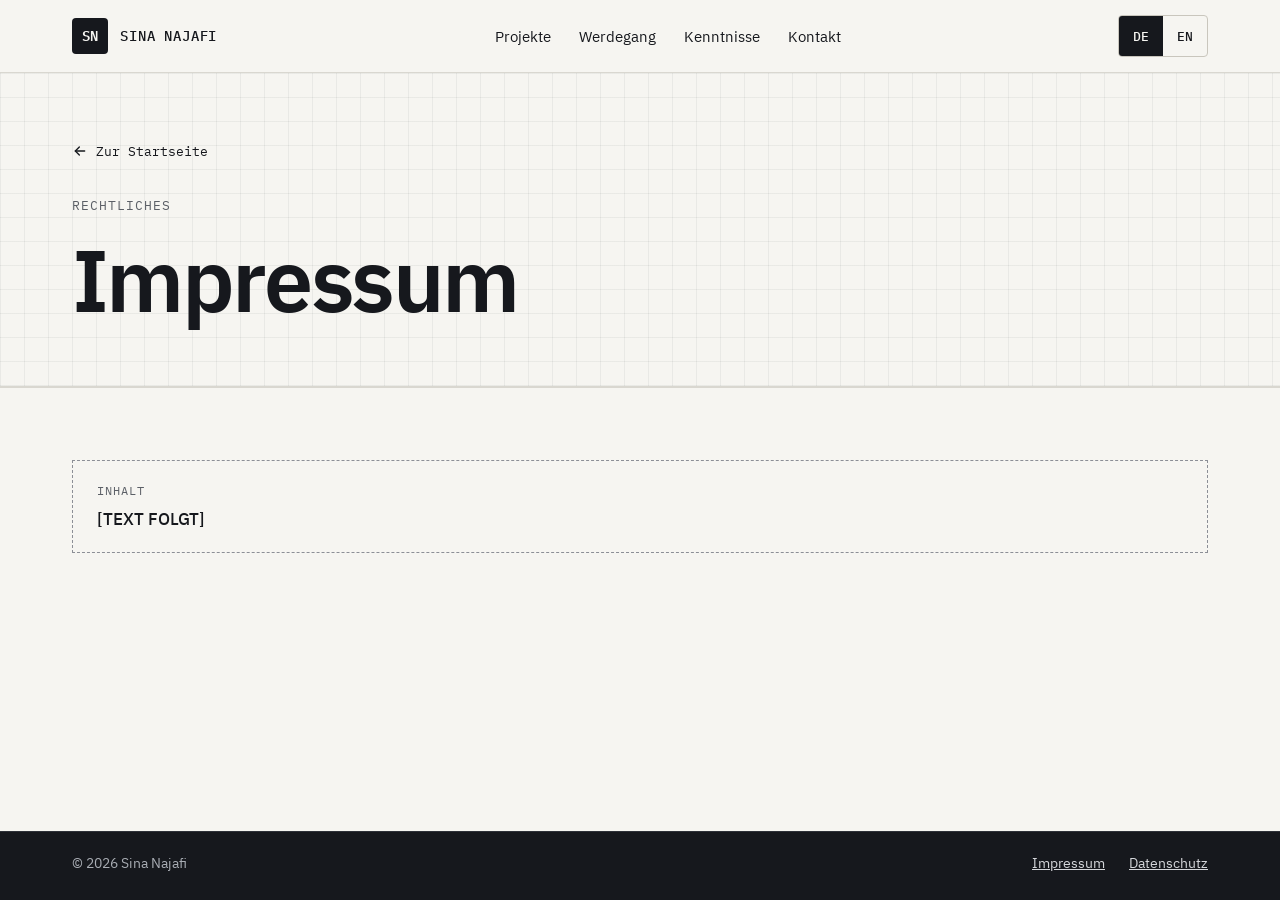
<file: impressum.html>
<!doctype html>
<html lang="de">
<head>
<meta charset="utf-8">
<meta name="viewport" content="width=device-width, initial-scale=1">
<title>Impressum | Sina Najafi</title>
<meta name="description" content="Impressum der Website von Sina Najafi.">
<meta name="robots" content="noindex">
<link rel="icon" href="assets/img/favicon.svg" type="image/svg+xml">
<link rel="preload" href="assets/fonts/IBMPlexSans-Regular.woff2" as="font" type="font/woff2" crossorigin>
<link rel="preload" href="assets/fonts/IBMPlexMono-Medium.woff2" as="font" type="font/woff2" crossorigin>
<link rel="stylesheet" href="assets/css/style.css">
<script src="assets/js/main.js" defer></script>
</head>
<body>

<a class="skip-link" href="#inhalt">Zum Inhalt springen</a>

<!-- ===================== HEADER ===================== -->
<header class="site-header">
  <div class="container site-header__inner">
    <a class="brand" href="index.html">
      <span class="brand__mark" aria-hidden="true">SN</span>
      <span class="brand__name">SINA NAJAFI</span>
    </a>

    <nav class="main-nav" id="main-nav" aria-label="Hauptnavigation">
      <a href="index.html#projekte">Projekte</a>
      <a href="index.html#werdegang">Werdegang</a>
      <a href="index.html#kenntnisse">Kenntnisse</a>
      <a href="index.html#kontakt">Kontakt</a>
      <a class="main-nav__cv" href="assets/cv/Lebenslauf_Sina_Najafi.pdf" type="application/pdf">
        <svg aria-hidden="true" width="16" height="16" viewBox="0 0 24 24" fill="none" stroke="currentColor" stroke-width="2" stroke-linecap="round" stroke-linejoin="round"><path d="M12 4v11"/><path d="M7 10l5 5 5-5"/><path d="M5 20h14"/></svg>
        Lebenslauf
      </a>
    </nav>

    <div class="header-actions">
      <div class="lang-switch" role="group" aria-label="Sprache wählen">
        <a href="impressum.html" hreflang="de" lang="de" aria-current="page" aria-label="Sprache: Deutsch">DE</a>
        <a href="en/index.html" hreflang="en" lang="en" aria-label="Sprache: Englisch">EN</a>
      </div>
      <button class="menu-toggle" type="button" aria-expanded="false" aria-controls="main-nav" aria-label="Menü öffnen">
        <svg class="icon-open" aria-hidden="true" width="20" height="20" viewBox="0 0 24 24" fill="none" stroke="currentColor" stroke-width="2" stroke-linecap="round"><path d="M4 7h16"/><path d="M4 12h16"/><path d="M4 17h16"/></svg>
        <svg class="icon-close" aria-hidden="true" width="20" height="20" viewBox="0 0 24 24" fill="none" stroke="currentColor" stroke-width="2" stroke-linecap="round"><path d="M6 6l12 12"/><path d="M18 6L6 18"/></svg>
      </button>
    </div>
  </div>
</header>

<main id="inhalt">

<section class="project-hero paper-grid" aria-labelledby="page-title">
  <div class="container project-hero__inner">
    <a class="back-link" href="index.html">
      <svg aria-hidden="true" width="16" height="16" viewBox="0 0 24 24" fill="none" stroke="currentColor" stroke-width="2" stroke-linecap="round" stroke-linejoin="round"><path d="M19 12H5"/><path d="M11 6l-6 6 6 6"/></svg>
      Zur Startseite
    </a>
    <p class="eyebrow">RECHTLICHES</p>
    <h1 class="project-hero__title" id="page-title">Impressum</h1>
  </div>
</section>

<section class="psection" aria-label="Text des Impressums">
  <div class="container psection__inner">
    <!-- Sina provides the legal text. Replace this box with the final text
         (headings as <h2 class="overview__title">, paragraphs as <p class="overview__text">). -->
    <div class="info-box info-box--dashed">
      <span class="info-box__label">INHALT</span>
      <span class="info-box__value">[TEXT FOLGT]</span>
    </div>
  </div>
</section>

</main>

<!-- ===================== FOOTER ===================== -->
<footer class="site-footer">
  <div class="container site-footer__inner">
    <span>© 2026 Sina Najafi</span>
    <div class="site-footer__links">
      <a href="impressum.html">Impressum</a>
      <a href="datenschutz.html">Datenschutz</a>
    </div>
  </div>
</footer>

</body>
</html>
</file>
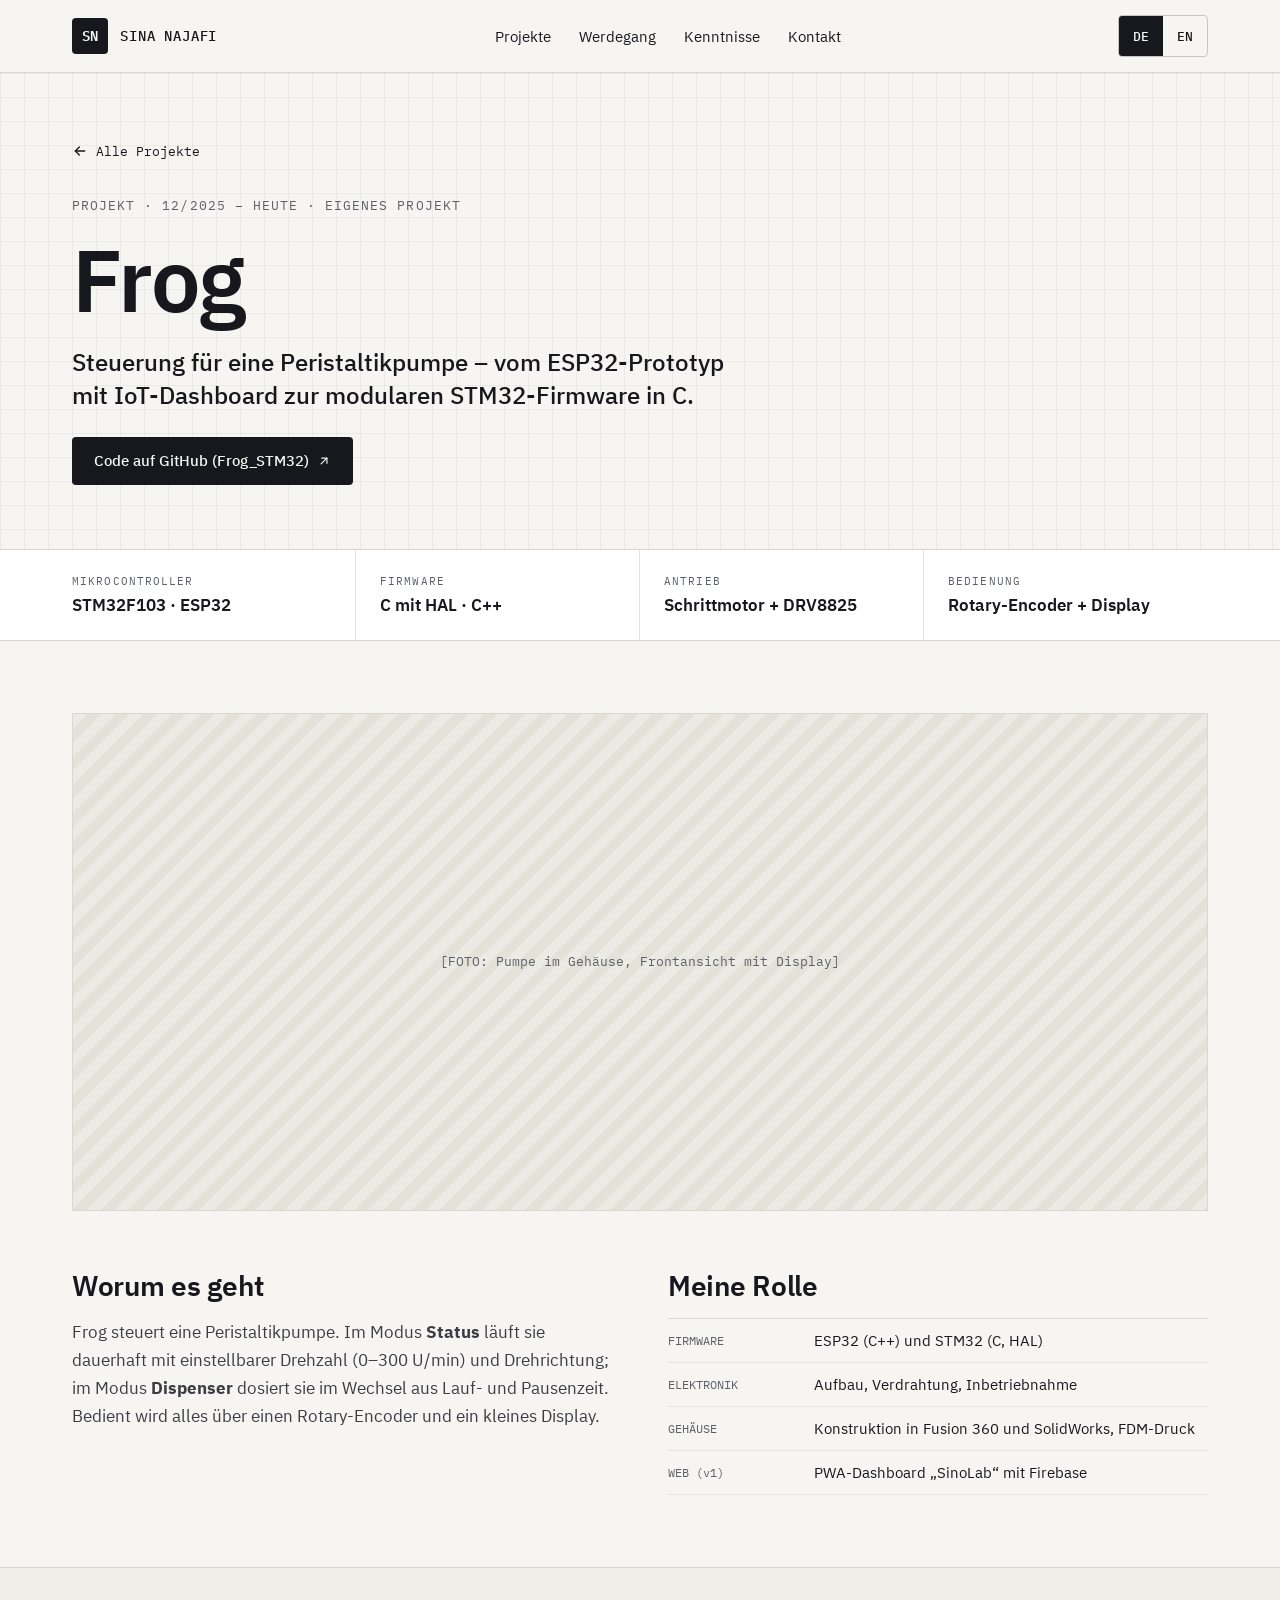
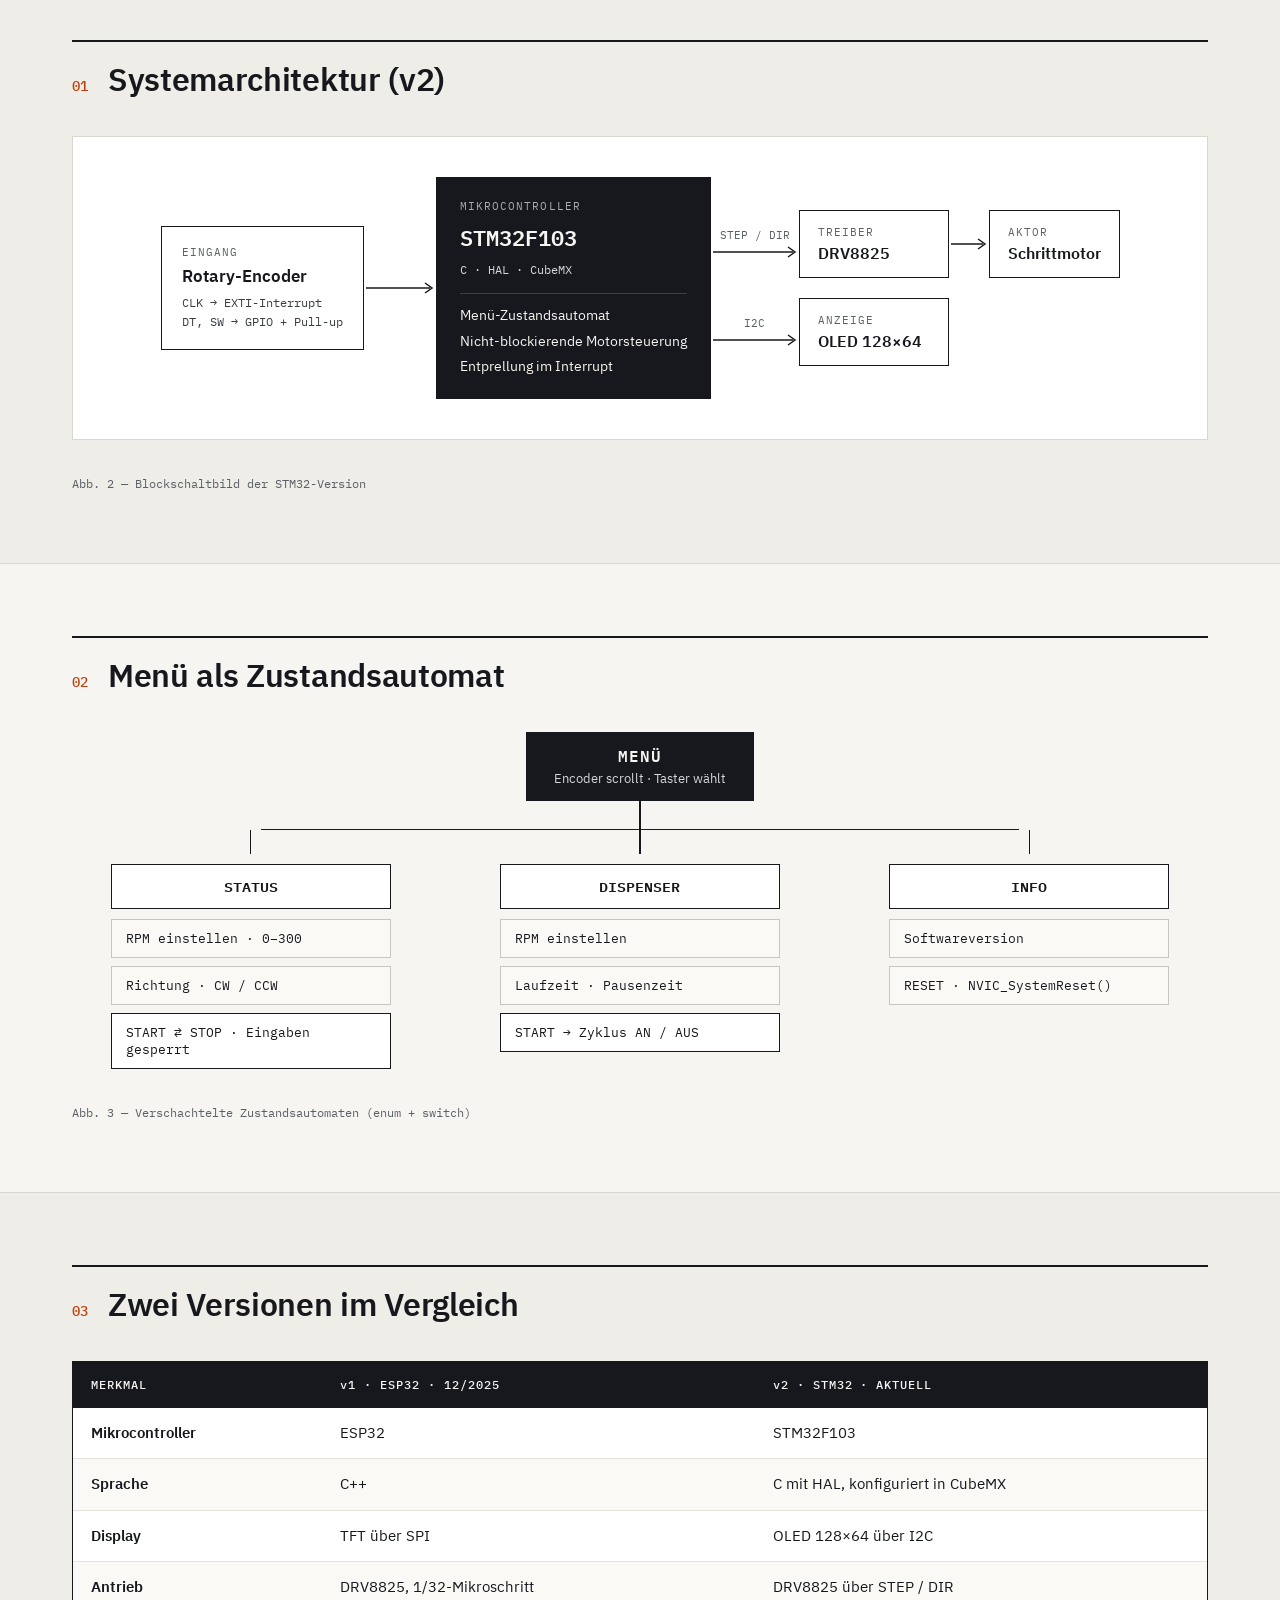
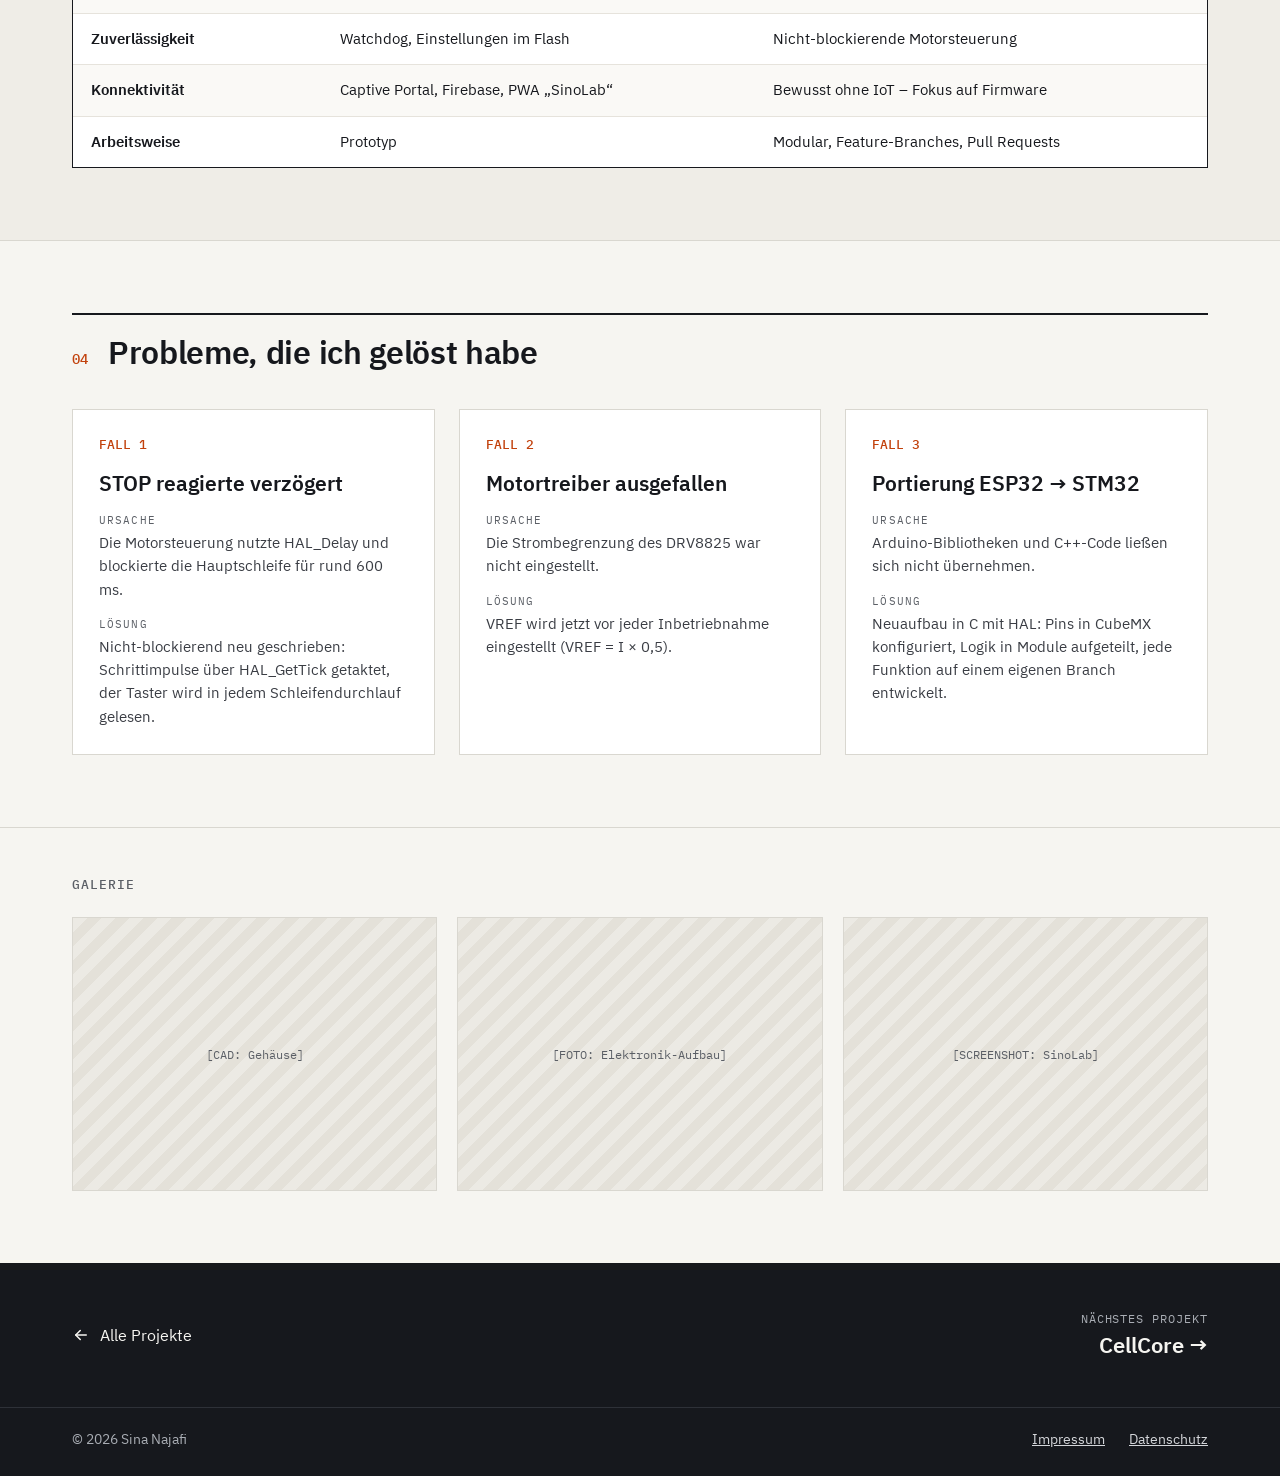
<file: projekte/frog.html>
<!doctype html>
<html lang="de">
<head>
<meta charset="utf-8">
<meta name="viewport" content="width=device-width, initial-scale=1">
<title>Frog – Pumpensteuerung mit STM32 | Sina Najafi</title>
<meta name="description" content="Frog: Steuerung für eine Peristaltikpumpe – vom ESP32-Prototyp mit IoT-Dashboard zur modularen STM32-Firmware in C. Projekt von Sina Najafi.">

<!-- Language versions -->
<link rel="alternate" hreflang="de" href="frog.html">
<link rel="alternate" hreflang="en" href="../en/projects/frog.html">
<link rel="alternate" hreflang="x-default" href="frog.html">

<!-- Preview when the link is shared -->
<meta property="og:type" content="article">
<meta property="og:locale" content="de_DE">
<meta property="og:locale:alternate" content="en_GB">
<meta property="og:title" content="Frog – Pumpensteuerung mit STM32">
<meta property="og:description" content="Vom ESP32-Prototyp mit IoT-Dashboard zur modularen STM32-Firmware in C.">

<link rel="icon" href="../assets/img/favicon.svg" type="image/svg+xml">
<link rel="preload" href="../assets/fonts/IBMPlexSans-Regular.woff2" as="font" type="font/woff2" crossorigin>
<link rel="preload" href="../assets/fonts/IBMPlexMono-Medium.woff2" as="font" type="font/woff2" crossorigin>
<link rel="stylesheet" href="../assets/css/style.css">
<script src="../assets/js/main.js" defer></script>
</head>
<body>

<a class="skip-link" href="#inhalt">Zum Inhalt springen</a>

<!-- ===================== HEADER ===================== -->
<header class="site-header">
  <div class="container site-header__inner">
    <a class="brand" href="../index.html">
      <span class="brand__mark" aria-hidden="true">SN</span>
      <span class="brand__name">SINA NAJAFI</span>
    </a>

    <nav class="main-nav" id="main-nav" aria-label="Hauptnavigation">
      <a href="../index.html#projekte">Projekte</a>
      <a href="../index.html#werdegang">Werdegang</a>
      <a href="../index.html#kenntnisse">Kenntnisse</a>
      <a href="../index.html#kontakt">Kontakt</a>
      <a class="main-nav__cv" href="../assets/cv/Lebenslauf_Sina_Najafi.pdf" type="application/pdf">
        <svg aria-hidden="true" width="16" height="16" viewBox="0 0 24 24" fill="none" stroke="currentColor" stroke-width="2" stroke-linecap="round" stroke-linejoin="round"><path d="M12 4v11"/><path d="M7 10l5 5 5-5"/><path d="M5 20h14"/></svg>
        Lebenslauf
      </a>
    </nav>

    <div class="header-actions">
      <div class="lang-switch" role="group" aria-label="Sprache wählen">
        <a href="frog.html" hreflang="de" lang="de" aria-current="page" aria-label="Sprache: Deutsch">DE</a>
        <a href="../en/projects/frog.html" hreflang="en" lang="en" aria-label="Sprache: Englisch">EN</a>
      </div>
      <button class="menu-toggle" type="button" aria-expanded="false" aria-controls="main-nav" aria-label="Menü öffnen">
        <svg class="icon-open" aria-hidden="true" width="20" height="20" viewBox="0 0 24 24" fill="none" stroke="currentColor" stroke-width="2" stroke-linecap="round"><path d="M4 7h16"/><path d="M4 12h16"/><path d="M4 17h16"/></svg>
        <svg class="icon-close" aria-hidden="true" width="20" height="20" viewBox="0 0 24 24" fill="none" stroke="currentColor" stroke-width="2" stroke-linecap="round"><path d="M6 6l12 12"/><path d="M18 6L6 18"/></svg>
      </button>
    </div>
  </div>
</header>

<main id="inhalt">

<!-- ===================== PROJECT HERO ===================== -->
<section class="project-hero paper-grid" aria-labelledby="project-title">
  <div class="container project-hero__inner">
    <a class="back-link" href="../index.html#projekte">
      <svg aria-hidden="true" width="16" height="16" viewBox="0 0 24 24" fill="none" stroke="currentColor" stroke-width="2" stroke-linecap="round" stroke-linejoin="round"><path d="M19 12H5"/><path d="M11 6l-6 6 6 6"/></svg>
      Alle Projekte
    </a>
    <p class="eyebrow">PROJEKT · 12/2025 – HEUTE · EIGENES PROJEKT</p>
    <h1 class="project-hero__title" id="project-title">Frog</h1>
    <p class="project-hero__lead">Steuerung für eine Peristaltikpumpe – vom ESP32-Prototyp mit IoT-Dashboard zur modularen STM32-Firmware in C.</p>
    <div class="btn-row">
      <a class="btn btn--primary btn--md" href="https://github.com/sinanajafi52/Frog_STM32">
        Code auf GitHub (Frog_STM32)
        <svg aria-hidden="true" width="14" height="14" viewBox="0 0 24 24" fill="none" stroke="currentColor" stroke-width="2" stroke-linecap="round" stroke-linejoin="round"><path d="M7 17L17 7"/><path d="M8 7h9v9"/></svg>
      </a>
    </div>
  </div>
</section>

<!-- ===================== KEY FACTS ===================== -->
<section class="facts" aria-label="Eckdaten">
  <dl class="container facts__inner">
    <div class="fact"><dt class="fact__label">MIKROCONTROLLER</dt><dd class="fact__value">STM32F103 · ESP32</dd></div>
    <div class="fact"><dt class="fact__label">FIRMWARE</dt><dd class="fact__value">C mit HAL · C++</dd></div>
    <div class="fact"><dt class="fact__label">ANTRIEB</dt><dd class="fact__value">Schrittmotor + DRV8825</dd></div>
    <div class="fact"><dt class="fact__label">BEDIENUNG</dt><dd class="fact__value">Rotary-Encoder + Display</dd></div>
  </dl>
</section>

<!-- ===================== OVERVIEW ===================== -->
<section aria-label="Überblick">
  <div class="container overview__inner">
    <!-- Replace with <img src="../assets/img/frog-front.jpg" alt="..."> when the photo exists -->
    <div class="placeholder project-photo" role="img" aria-label="Platzhalter für ein großes Foto der Pumpe">[FOTO: Pumpe im Gehäuse, Frontansicht mit Display]</div>

    <div class="overview">
      <div class="overview__col">
        <h2 class="overview__title">Worum es geht</h2>
        <p class="overview__text">Frog steuert eine Peristaltikpumpe. Im Modus <strong>Status</strong> läuft sie dauerhaft mit einstellbarer Drehzahl (0–300 U/min) und Drehrichtung; im Modus <strong>Dispenser</strong> dosiert sie im Wechsel aus Lauf- und Pausenzeit. Bedient wird alles über einen Rotary-Encoder und ein kleines Display.</p>
      </div>
      <div class="overview__col">
        <h2 class="overview__title">Meine Rolle</h2>
        <dl class="role-list">
          <div><dt>FIRMWARE</dt><dd>ESP32 (C++) und STM32 (C, HAL)</dd></div>
          <div><dt>ELEKTRONIK</dt><dd>Aufbau, Verdrahtung, Inbetriebnahme</dd></div>
          <div><dt>GEHÄUSE</dt><dd>Konstruktion in Fusion 360 und SolidWorks, FDM-Druck</dd></div>
          <div><dt>WEB (v1)</dt><dd>PWA-Dashboard „SinoLab“ mit Firebase</dd></div>
        </dl>
      </div>
    </div>
  </div>
</section>

<!-- ===================== 01 SYSTEMARCHITEKTUR ===================== -->
<section class="psection psection--alt" aria-labelledby="h-arch">
  <div class="container psection__inner">
    <div class="section-head section-head--sm">
      <span class="section-head__num">01</span>
      <h2 class="section-head__title" id="h-arch">Systemarchitektur (v2)</h2>
    </div>

    <!-- Block diagram: Encoder -> STM32F103 -> (STEP/DIR) DRV8825 -> motor, (I2C) OLED -->
    <div class="arch" role="region" aria-label="Abb. 2 — Blockschaltbild der STM32-Version" tabindex="0">
      <div class="arch-box arch-box--input">
        <span class="label-xs">EINGANG</span>
        <span class="arch-box__name">Rotary-Encoder</span>
        <span class="arch-box__detail">CLK → EXTI-Interrupt<br>DT, SW → GPIO + Pull-up</span>
      </div>
      <svg aria-hidden="true" width="72" height="16" viewBox="0 0 72 16"><path d="M2 8h64" stroke="#16181D" stroke-width="1.5"/><path d="M61 3l7 5-7 5" fill="none" stroke="#16181D" stroke-width="1.5"/></svg>
      <div class="arch-mcu">
        <span class="label-xs">MIKROCONTROLLER</span>
        <span class="arch-mcu__name">STM32F103</span>
        <span class="arch-mcu__stack">C · HAL · CubeMX</span>
        <ul class="arch-mcu__tasks">
          <li>Menü-Zustandsautomat</li>
          <li>Nicht-blockierende Motorsteuerung</li>
          <li>Entprellung im Interrupt</li>
        </ul>
      </div>
      <div class="arch-signals">
        <div class="arch-signal"><span>STEP / DIR</span><svg aria-hidden="true" width="88" height="16" viewBox="0 0 88 16"><path d="M2 8h80" stroke="#16181D" stroke-width="1.5"/><path d="M77 3l7 5-7 5" fill="none" stroke="#16181D" stroke-width="1.5"/></svg></div>
        <div class="arch-signal"><span>I2C</span><svg aria-hidden="true" width="88" height="16" viewBox="0 0 88 16"><path d="M2 8h80" stroke="#16181D" stroke-width="1.5"/><path d="M77 3l7 5-7 5" fill="none" stroke="#16181D" stroke-width="1.5"/></svg></div>
      </div>
      <div class="arch-outputs">
        <div class="arch-row">
          <div class="arch-box arch-box--wide">
            <span class="label-xs">TREIBER</span>
            <span class="arch-box__name">DRV8825</span>
          </div>
          <svg aria-hidden="true" width="40" height="16" viewBox="0 0 40 16"><path d="M2 8h32" stroke="#16181D" stroke-width="1.5"/><path d="M29 3l7 5-7 5" fill="none" stroke="#16181D" stroke-width="1.5"/></svg>
          <div class="arch-box">
            <span class="label-xs">AKTOR</span>
            <span class="arch-box__name">Schrittmotor</span>
          </div>
        </div>
        <div class="arch-box arch-box--wide">
          <span class="label-xs">ANZEIGE</span>
          <span class="arch-box__name">OLED 128×64</span>
        </div>
      </div>
    </div>
    <p class="caption">Abb. 2 — Blockschaltbild der STM32-Version</p>
  </div>
</section>

<!-- ===================== 02 MENÜ ===================== -->
<section class="psection" aria-labelledby="h-menu">
  <div class="container psection__inner">
    <div class="section-head section-head--sm">
      <span class="section-head__num">02</span>
      <h2 class="section-head__title" id="h-menu">Menü als Zustandsautomat</h2>
    </div>

    <div class="fsm">
      <div class="fsm__root">
        <span class="fsm__root-title">MENÜ</span>
        <span class="fsm__root-sub">Encoder scrollt · Taster wählt</span>
      </div>
      <div class="fsm__stem"></div>
      <div class="fsm__bar"></div>
      <div class="fsm__branches">
        <div class="fsm__branch">
          <div class="fsm__state">STATUS</div>
          <ul class="fsm__options">
            <li>RPM einstellen · 0–300</li>
            <li>Richtung · CW / CCW</li>
            <li class="fsm__action">START ⇄ STOP · Eingaben gesperrt</li>
          </ul>
        </div>
        <div class="fsm__branch">
          <div class="fsm__state">DISPENSER</div>
          <ul class="fsm__options">
            <li>RPM einstellen</li>
            <li>Laufzeit · Pausenzeit</li>
            <li class="fsm__action">START → Zyklus AN / AUS</li>
          </ul>
        </div>
        <div class="fsm__branch">
          <div class="fsm__state">INFO</div>
          <ul class="fsm__options">
            <li>Softwareversion</li>
            <li>RESET · NVIC_SystemReset()</li>
          </ul>
        </div>
      </div>
    </div>
    <p class="caption">Abb. 3 — Verschachtelte Zustandsautomaten (enum + switch)</p>
  </div>
</section>

<!-- ===================== 03 VERGLEICH ===================== -->
<section class="psection psection--alt" aria-labelledby="h-compare">
  <div class="container psection__inner">
    <div class="section-head section-head--sm">
      <span class="section-head__num">03</span>
      <h2 class="section-head__title" id="h-compare">Zwei Versionen im Vergleich</h2>
    </div>

    <div class="table-wrap" role="region" aria-label="Tabelle: Zwei Versionen im Vergleich" tabindex="0">
      <table class="data-table compare-table">
        <thead>
          <tr>
            <th scope="col" class="col-feature">MERKMAL</th>
            <th scope="col">v1 · ESP32 · 12/2025</th>
            <th scope="col">v2 · STM32 · AKTUELL</th>
          </tr>
        </thead>
        <tbody>
          <tr><th scope="row">Mikrocontroller</th><td>ESP32</td><td>STM32F103</td></tr>
          <tr><th scope="row">Sprache</th><td>C++</td><td>C mit HAL, konfiguriert in CubeMX</td></tr>
          <tr><th scope="row">Display</th><td>TFT über SPI</td><td>OLED 128×64 über I2C</td></tr>
          <tr><th scope="row">Antrieb</th><td>DRV8825, 1/32-Mikroschritt</td><td>DRV8825 über STEP / DIR</td></tr>
          <tr><th scope="row">Zuverlässigkeit</th><td>Watchdog, Einstellungen im Flash</td><td>Nicht-blockierende Motorsteuerung</td></tr>
          <tr><th scope="row">Konnektivität</th><td>Captive Portal, Firebase, PWA „SinoLab“</td><td>Bewusst ohne IoT – Fokus auf Firmware</td></tr>
          <tr><th scope="row">Arbeitsweise</th><td>Prototyp</td><td>Modular, Feature-Branches, Pull Requests</td></tr>
        </tbody>
      </table>
    </div>
  </div>
</section>

<!-- ===================== 04 PROBLEME ===================== -->
<section class="psection" aria-labelledby="h-problems">
  <div class="container psection__inner">
    <div class="section-head section-head--sm">
      <span class="section-head__num">04</span>
      <h2 class="section-head__title" id="h-problems">Probleme, die ich gelöst habe</h2>
    </div>

    <div class="cases">
      <article class="case">
        <span class="case__num">FALL 1</span>
        <h3 class="case__title">STOP reagierte verzögert</h3>
        <div class="case__part"><span class="label-xs">URSACHE</span><p>Die Motorsteuerung nutzte HAL_Delay und blockierte die Hauptschleife für rund 600 ms.</p></div>
        <div class="case__part"><span class="label-xs">LÖSUNG</span><p>Nicht-blockierend neu geschrieben: Schrittimpulse über HAL_GetTick getaktet, der Taster wird in jedem Schleifendurchlauf gelesen.</p></div>
      </article>

      <article class="case">
        <span class="case__num">FALL 2</span>
        <h3 class="case__title">Motortreiber ausgefallen</h3>
        <div class="case__part"><span class="label-xs">URSACHE</span><p>Die Strombegrenzung des DRV8825 war nicht eingestellt.</p></div>
        <div class="case__part"><span class="label-xs">LÖSUNG</span><p>VREF wird jetzt vor jeder Inbetriebnahme eingestellt (VREF = I × 0,5).</p></div>
      </article>

      <article class="case">
        <span class="case__num">FALL 3</span>
        <h3 class="case__title">Portierung ESP32 → STM32</h3>
        <div class="case__part"><span class="label-xs">URSACHE</span><p>Arduino-Bibliotheken und C++-Code ließen sich nicht übernehmen.</p></div>
        <div class="case__part"><span class="label-xs">LÖSUNG</span><p>Neuaufbau in C mit HAL: Pins in CubeMX konfiguriert, Logik in Module aufgeteilt, jede Funktion auf einem eigenen Branch entwickelt.</p></div>
      </article>
    </div>
  </div>
</section>

<!-- ===================== GALERIE ===================== -->
<section class="gallery-section" aria-labelledby="h-gallery">
  <div class="container gallery-section__inner">
    <h2 class="gallery-section__title" id="h-gallery">GALERIE</h2>
    <!-- Replace each placeholder with <img src="../assets/img/..." alt="..." loading="lazy"> -->
    <div class="gallery">
      <div class="placeholder gallery__item" role="img" aria-label="Platzhalter für ein CAD-Rendering des Gehäuses">[CAD: Gehäuse]</div>
      <div class="placeholder gallery__item" role="img" aria-label="Platzhalter für ein Foto des Aufbaus">[FOTO: Elektronik-Aufbau]</div>
      <div class="placeholder gallery__item" role="img" aria-label="Platzhalter für einen Screenshot des SinoLab-Dashboards">[SCREENSHOT: SinoLab]</div>
    </div>
  </div>
</section>

<!-- ===================== PROJECT NAVIGATION ===================== -->
<nav class="project-nav" aria-label="Projektnavigation">
  <div class="container project-nav__inner">
    <a class="project-nav__back" href="../index.html#projekte">
      <svg aria-hidden="true" width="18" height="18" viewBox="0 0 24 24" fill="none" stroke="currentColor" stroke-width="2" stroke-linecap="round" stroke-linejoin="round"><path d="M19 12H5"/><path d="M11 6l-6 6 6 6"/></svg>
      Alle Projekte
    </a>
    <a class="project-nav__next" href="../index.html#weitere-projekte">
      <span class="project-nav__next-label">NÄCHSTES PROJEKT</span>
      <span class="project-nav__next-title">CellCore →</span>
    </a>
  </div>
</nav>

</main>

<!-- ===================== FOOTER ===================== -->
<footer class="site-footer">
  <div class="container site-footer__inner">
    <span>© 2026 Sina Najafi</span>
    <div class="site-footer__links">
      <a href="../impressum.html">Impressum</a>
      <a href="../datenschutz.html">Datenschutz</a>
    </div>
  </div>
</footer>

</body>
</html>
</file>
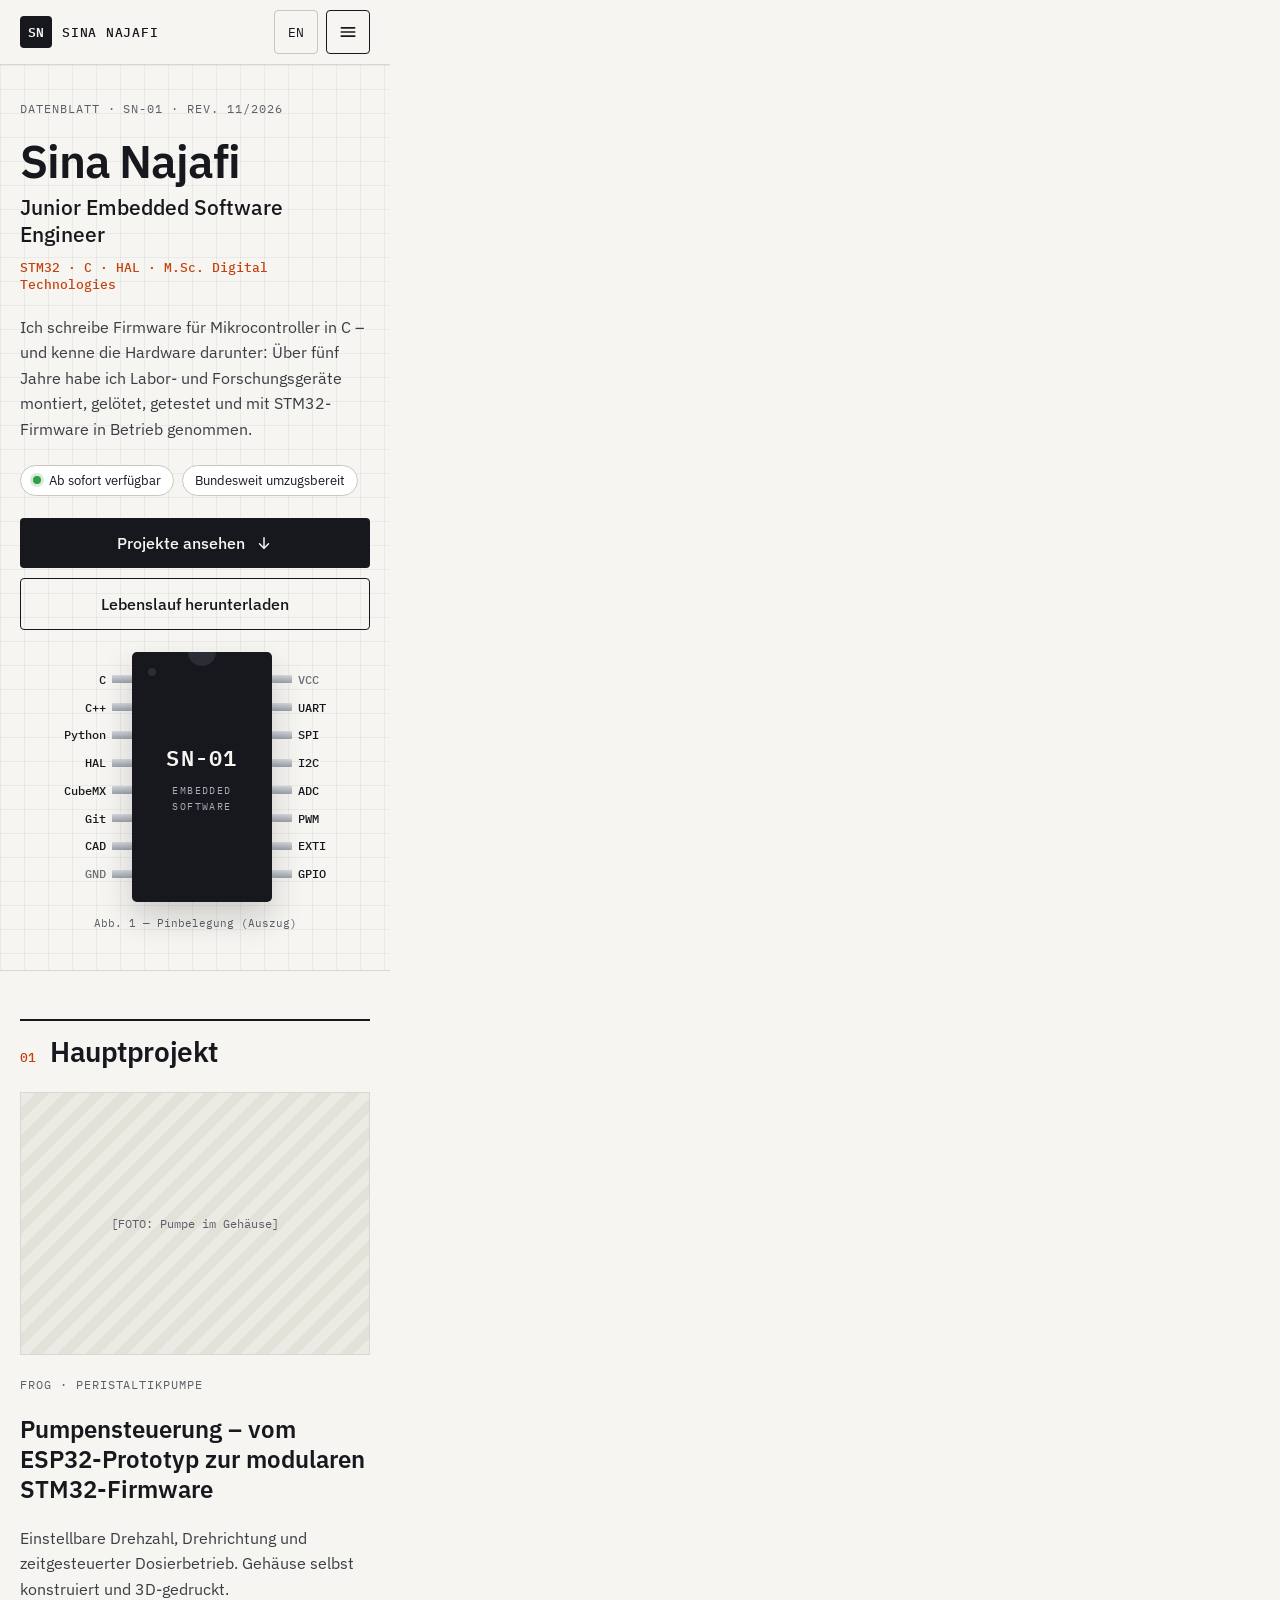
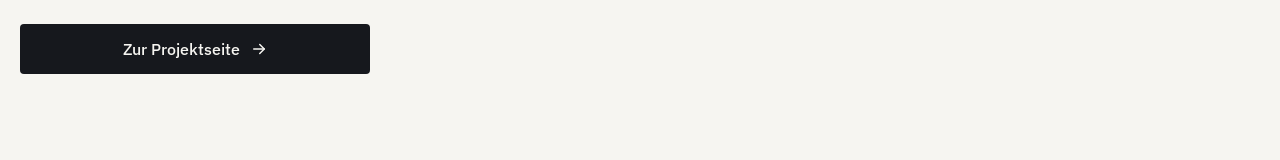
<file: design/reference/mobile.html>
<!doctype html>
<html lang="de">
<head>
<meta charset="utf-8">
<meta name="viewport" content="width=device-width, initial-scale=1">
<title>Sina Najafi – Startseite mobil</title>
<link href="https://fonts.googleapis.com/css2?family=IBM+Plex+Mono:wght@400;500;600&amp;family=IBM+Plex+Sans:wght@400;500;600;700&amp;display=swap" rel="stylesheet">
<style>
body{margin:0;background:#F6F5F1}
a{color:#16181D}
a:hover{color:#C2410C}
.paper-grid{background-image:linear-gradient(rgba(22,24,29,.055) 1px,transparent 1px),linear-gradient(90deg,rgba(22,24,29,.055) 1px,transparent 1px);background-size:24px 24px}
.placeholder{background-image:repeating-linear-gradient(135deg,#ECEAE4 0 10px,#E4E1D9 10px 20px)}
</style>
</head>
<body>
<div style="width: 390px; height: 1760px; overflow: hidden; box-sizing: border-box; font-family: 'IBM Plex Sans', 'Helvetica Neue', Arial, sans-serif; color: #16181D; background: #F6F5F1">

<header style="display: flex; align-items: center; justify-content: space-between; padding: 10px 20px; border-bottom: 1px solid #D9D7D0">
<a href="#top" style="display: flex; align-items: center; gap: 10px; text-decoration: none; color: #16181D; min-height: 44px">
<span style="display: inline-flex; align-items: center; justify-content: center; width: 32px; height: 32px; background: #16181D; color: #F6F5F1; border-radius: 4px; font-family: 'IBM Plex Mono', ui-monospace, Menlo, monospace; font-size: 13px; font-weight: 600">SN</span>
<span style="font-family: 'IBM Plex Mono', ui-monospace, Menlo, monospace; font-size: 13px; font-weight: 500; letter-spacing: 0.06em">SINA NAJAFI</span>
</a>
<div style="display: flex; align-items: center; gap: 8px">
<button type="button" aria-label="Sprache: Englisch" style="min-width: 44px; min-height: 44px; border: 1px solid #C9C6BD; border-radius: 4px; background: transparent; font-family: 'IBM Plex Mono', ui-monospace, Menlo, monospace; font-size: 13px; color: #16181D">EN</button>
<button type="button" aria-label="Menü öffnen" style="display: inline-flex; align-items: center; justify-content: center; width: 44px; height: 44px; border: 1px solid #16181D; border-radius: 4px; background: transparent; color: #16181D">
<svg aria-hidden="true" width="20" height="20" viewBox="0 0 24 24" fill="none" stroke="currentColor" stroke-width="2" stroke-linecap="round"><path d="M4 7h16"></path><path d="M4 12h16"></path><path d="M4 17h16"></path></svg>
</button>
</div>
</header>

<section id="top" class="paper-grid" style="padding: 36px 20px 40px; display: flex; flex-direction: column; gap: 22px; border-bottom: 1px solid #D9D7D0">
<p style="margin: 0; font-family: 'IBM Plex Mono', ui-monospace, Menlo, monospace; font-size: 12px; letter-spacing: 0.08em; color: #5B5F66">DATENBLATT · SN-01 · REV. 11/2026</p>
<div style="display: flex; flex-direction: column; gap: 10px">
<h1 style="margin: 0; font-size: 46px; line-height: 1; letter-spacing: -0.025em; font-weight: 600">Sina Najafi</h1>
<p style="margin: 0; font-size: 21px; line-height: 1.3; font-weight: 500">Junior Embedded Software Engineer</p>
<p style="margin: 0; font-family: 'IBM Plex Mono', ui-monospace, Menlo, monospace; font-size: 13px; font-weight: 500; color: #C2410C">STM32 · C · HAL · M.Sc. Digital Technologies</p>
</div>
<p style="margin: 0; font-size: 16px; line-height: 1.6; color: #3A3D44">Ich schreibe Firmware für Mikrocontroller in C – und kenne die Hardware darunter: Über fünf Jahre habe ich Labor- und Forschungsgeräte montiert, gelötet, getestet und mit STM32-Firmware in Betrieb genommen.</p>
<div style="display: flex; flex-wrap: wrap; gap: 8px">
<span style="display: inline-flex; align-items: center; gap: 8px; padding: 6px 12px; border: 1px solid #C9C6BD; border-radius: 999px; background: #FFFFFF; font-size: 13px">
<span aria-hidden="true" style="width: 8px; height: 8px; border-radius: 50%; background: #2F9E44; box-shadow: 0 0 0 3px rgba(47, 158, 68, 0.2)"></span>
Ab sofort verfügbar
</span>
<span style="display: inline-flex; align-items: center; padding: 6px 12px; border: 1px solid #C9C6BD; border-radius: 999px; background: #FFFFFF; font-size: 13px">Bundesweit umzugsbereit</span>
</div>
<div style="display: flex; flex-direction: column; gap: 10px">
<a href="#projekte" style="display: flex; align-items: center; justify-content: center; gap: 10px; min-height: 50px; background: #16181D; color: #F6F5F1; border-radius: 4px; text-decoration: none; font-size: 16px; font-weight: 500">
Projekte ansehen
<svg aria-hidden="true" width="18" height="18" viewBox="0 0 24 24" fill="none" stroke="currentColor" stroke-width="2" stroke-linecap="round" stroke-linejoin="round"><path d="M12 5v14"></path><path d="M6 13l6 6 6-6"></path></svg>
</a>
<a href="#" style="display: flex; align-items: center; justify-content: center; min-height: 50px; border: 1px solid #16181D; border-radius: 4px; text-decoration: none; font-size: 16px; font-weight: 500">Lebenslauf herunterladen</a>
</div>

<figure style="margin: 0; display: flex; flex-direction: column; align-items: center; gap: 14px">
<div role="img" aria-label="Kenntnisse dargestellt als Pinbelegung eines Chips" style="display: flex; align-items: stretch">
<div style="display: flex; flex-direction: column; justify-content: space-around; padding: 14px 0; box-sizing: border-box; height: 250px">

<div style="display: flex; align-items: center; justify-content: flex-end; gap: 6px; height: 16px">
<span style="font-family: 'IBM Plex Mono', ui-monospace, Menlo, monospace; font-size: 12px; font-weight: 500; color: #16181D">C</span>
<span style="width: 20px; height: 8px; border-radius: 1px; background: linear-gradient(#D6D9DE, #9AA0A8)"></span>
</div>

<div style="display: flex; align-items: center; justify-content: flex-end; gap: 6px; height: 16px">
<span style="font-family: 'IBM Plex Mono', ui-monospace, Menlo, monospace; font-size: 12px; font-weight: 500; color: #16181D">C++</span>
<span style="width: 20px; height: 8px; border-radius: 1px; background: linear-gradient(#D6D9DE, #9AA0A8)"></span>
</div>

<div style="display: flex; align-items: center; justify-content: flex-end; gap: 6px; height: 16px">
<span style="font-family: 'IBM Plex Mono', ui-monospace, Menlo, monospace; font-size: 12px; font-weight: 500; color: #16181D">Python</span>
<span style="width: 20px; height: 8px; border-radius: 1px; background: linear-gradient(#D6D9DE, #9AA0A8)"></span>
</div>

<div style="display: flex; align-items: center; justify-content: flex-end; gap: 6px; height: 16px">
<span style="font-family: 'IBM Plex Mono', ui-monospace, Menlo, monospace; font-size: 12px; font-weight: 500; color: #16181D">HAL</span>
<span style="width: 20px; height: 8px; border-radius: 1px; background: linear-gradient(#D6D9DE, #9AA0A8)"></span>
</div>

<div style="display: flex; align-items: center; justify-content: flex-end; gap: 6px; height: 16px">
<span style="font-family: 'IBM Plex Mono', ui-monospace, Menlo, monospace; font-size: 12px; font-weight: 500; color: #16181D">CubeMX</span>
<span style="width: 20px; height: 8px; border-radius: 1px; background: linear-gradient(#D6D9DE, #9AA0A8)"></span>
</div>

<div style="display: flex; align-items: center; justify-content: flex-end; gap: 6px; height: 16px">
<span style="font-family: 'IBM Plex Mono', ui-monospace, Menlo, monospace; font-size: 12px; font-weight: 500; color: #16181D">Git</span>
<span style="width: 20px; height: 8px; border-radius: 1px; background: linear-gradient(#D6D9DE, #9AA0A8)"></span>
</div>

<div style="display: flex; align-items: center; justify-content: flex-end; gap: 6px; height: 16px">
<span style="font-family: 'IBM Plex Mono', ui-monospace, Menlo, monospace; font-size: 12px; font-weight: 500; color: #16181D">CAD</span>
<span style="width: 20px; height: 8px; border-radius: 1px; background: linear-gradient(#D6D9DE, #9AA0A8)"></span>
</div>

<div style="display: flex; align-items: center; justify-content: flex-end; gap: 6px; height: 16px">
<span style="font-family: 'IBM Plex Mono', ui-monospace, Menlo, monospace; font-size: 12px; font-weight: 500; color: #6B6F76">GND</span>
<span style="width: 20px; height: 8px; border-radius: 1px; background: linear-gradient(#D6D9DE, #9AA0A8)"></span>
</div>

</div>
<div style="position: relative; width: 140px; height: 250px; background: #16181D; border-radius: 5px; box-shadow: 0 16px 32px rgba(22, 24, 29, 0.18); display: flex; flex-direction: column; align-items: center; justify-content: center; gap: 8px; color: #F6F5F1">
<span style="position: absolute; top: 0; left: 50%; transform: translateX(-50%); width: 28px; height: 14px; border-radius: 0 0 14px 14px; background: #2A2D34"></span>
<span style="position: absolute; top: 16px; left: 16px; width: 8px; height: 8px; border-radius: 50%; background: #2A2D34"></span>
<span style="font-family: 'IBM Plex Mono', ui-monospace, Menlo, monospace; font-size: 22px; font-weight: 600; letter-spacing: 0.06em">SN-01</span>
<span style="font-family: 'IBM Plex Mono', ui-monospace, Menlo, monospace; font-size: 10px; letter-spacing: 0.14em; color: #A9ADB4; text-align: center; line-height: 1.6">EMBEDDED<br>SOFTWARE</span>
</div>
<div style="display: flex; flex-direction: column; justify-content: space-around; padding: 14px 0; box-sizing: border-box; height: 250px">

<div style="display: flex; align-items: center; gap: 6px; height: 16px">
<span style="width: 20px; height: 8px; border-radius: 1px; background: linear-gradient(#D6D9DE, #9AA0A8)"></span>
<span style="font-family: 'IBM Plex Mono', ui-monospace, Menlo, monospace; font-size: 12px; font-weight: 500; color: #6B6F76">VCC</span>
</div>

<div style="display: flex; align-items: center; gap: 6px; height: 16px">
<span style="width: 20px; height: 8px; border-radius: 1px; background: linear-gradient(#D6D9DE, #9AA0A8)"></span>
<span style="font-family: 'IBM Plex Mono', ui-monospace, Menlo, monospace; font-size: 12px; font-weight: 500; color: #16181D">UART</span>
</div>

<div style="display: flex; align-items: center; gap: 6px; height: 16px">
<span style="width: 20px; height: 8px; border-radius: 1px; background: linear-gradient(#D6D9DE, #9AA0A8)"></span>
<span style="font-family: 'IBM Plex Mono', ui-monospace, Menlo, monospace; font-size: 12px; font-weight: 500; color: #16181D">SPI</span>
</div>

<div style="display: flex; align-items: center; gap: 6px; height: 16px">
<span style="width: 20px; height: 8px; border-radius: 1px; background: linear-gradient(#D6D9DE, #9AA0A8)"></span>
<span style="font-family: 'IBM Plex Mono', ui-monospace, Menlo, monospace; font-size: 12px; font-weight: 500; color: #16181D">I2C</span>
</div>

<div style="display: flex; align-items: center; gap: 6px; height: 16px">
<span style="width: 20px; height: 8px; border-radius: 1px; background: linear-gradient(#D6D9DE, #9AA0A8)"></span>
<span style="font-family: 'IBM Plex Mono', ui-monospace, Menlo, monospace; font-size: 12px; font-weight: 500; color: #16181D">ADC</span>
</div>

<div style="display: flex; align-items: center; gap: 6px; height: 16px">
<span style="width: 20px; height: 8px; border-radius: 1px; background: linear-gradient(#D6D9DE, #9AA0A8)"></span>
<span style="font-family: 'IBM Plex Mono', ui-monospace, Menlo, monospace; font-size: 12px; font-weight: 500; color: #16181D">PWM</span>
</div>

<div style="display: flex; align-items: center; gap: 6px; height: 16px">
<span style="width: 20px; height: 8px; border-radius: 1px; background: linear-gradient(#D6D9DE, #9AA0A8)"></span>
<span style="font-family: 'IBM Plex Mono', ui-monospace, Menlo, monospace; font-size: 12px; font-weight: 500; color: #16181D">EXTI</span>
</div>

<div style="display: flex; align-items: center; gap: 6px; height: 16px">
<span style="width: 20px; height: 8px; border-radius: 1px; background: linear-gradient(#D6D9DE, #9AA0A8)"></span>
<span style="font-family: 'IBM Plex Mono', ui-monospace, Menlo, monospace; font-size: 12px; font-weight: 500; color: #16181D">GPIO</span>
</div>

</div>
</div>
<figcaption style="font-family: 'IBM Plex Mono', ui-monospace, Menlo, monospace; font-size: 11px; color: #5B5F66">Abb. 1 — Pinbelegung (Auszug)</figcaption>
</figure>
</section>

<section id="projekte" style="padding: 48px 20px; display: flex; flex-direction: column; gap: 22px">
<div style="display: flex; align-items: baseline; gap: 14px; border-top: 2px solid #16181D; padding-top: 12px">
<span style="font-family: 'IBM Plex Mono', ui-monospace, Menlo, monospace; font-size: 13px; font-weight: 500; color: #C2410C">01</span>
<h2 style="margin: 0; font-size: 28px; font-weight: 600; letter-spacing: -0.015em">Hauptprojekt</h2>
</div>
<div class="placeholder" role="img" aria-label="Platzhalter für ein Foto der Pumpe im Gehäuse" style="aspect-ratio: 4 / 3; border: 1px solid #D9D7D0; display: flex; align-items: center; justify-content: center; font-family: 'IBM Plex Mono', ui-monospace, Menlo, monospace; font-size: 12px; color: #5B5F66">[FOTO: Pumpe im Gehäuse]</div>
<p style="margin: 0; font-family: 'IBM Plex Mono', ui-monospace, Menlo, monospace; font-size: 12px; letter-spacing: 0.08em; color: #5B5F66">FROG · PERISTALTIKPUMPE</p>
<h3 style="margin: 0; font-size: 24px; line-height: 1.25; font-weight: 600">Pumpensteuerung – vom ESP32-Prototyp zur modularen STM32-Firmware</h3>
<p style="margin: 0; font-size: 16px; line-height: 1.6; color: #3A3D44">Einstellbare Drehzahl, Drehrichtung und zeitgesteuerter Dosierbetrieb. Gehäuse selbst konstruiert und 3D-gedruckt.</p>
<a href="project-frog.html" style="display: flex; align-items: center; justify-content: center; gap: 10px; min-height: 50px; background: #16181D; color: #F6F5F1; border-radius: 4px; text-decoration: none; font-size: 16px; font-weight: 500">
Zur Projektseite
<svg aria-hidden="true" width="18" height="18" viewBox="0 0 24 24" fill="none" stroke="currentColor" stroke-width="2" stroke-linecap="round" stroke-linejoin="round"><path d="M5 12h14"></path><path d="M13 6l6 6-6 6"></path></svg>
</a>
</section>

</div>
</body>
</html>
</file>
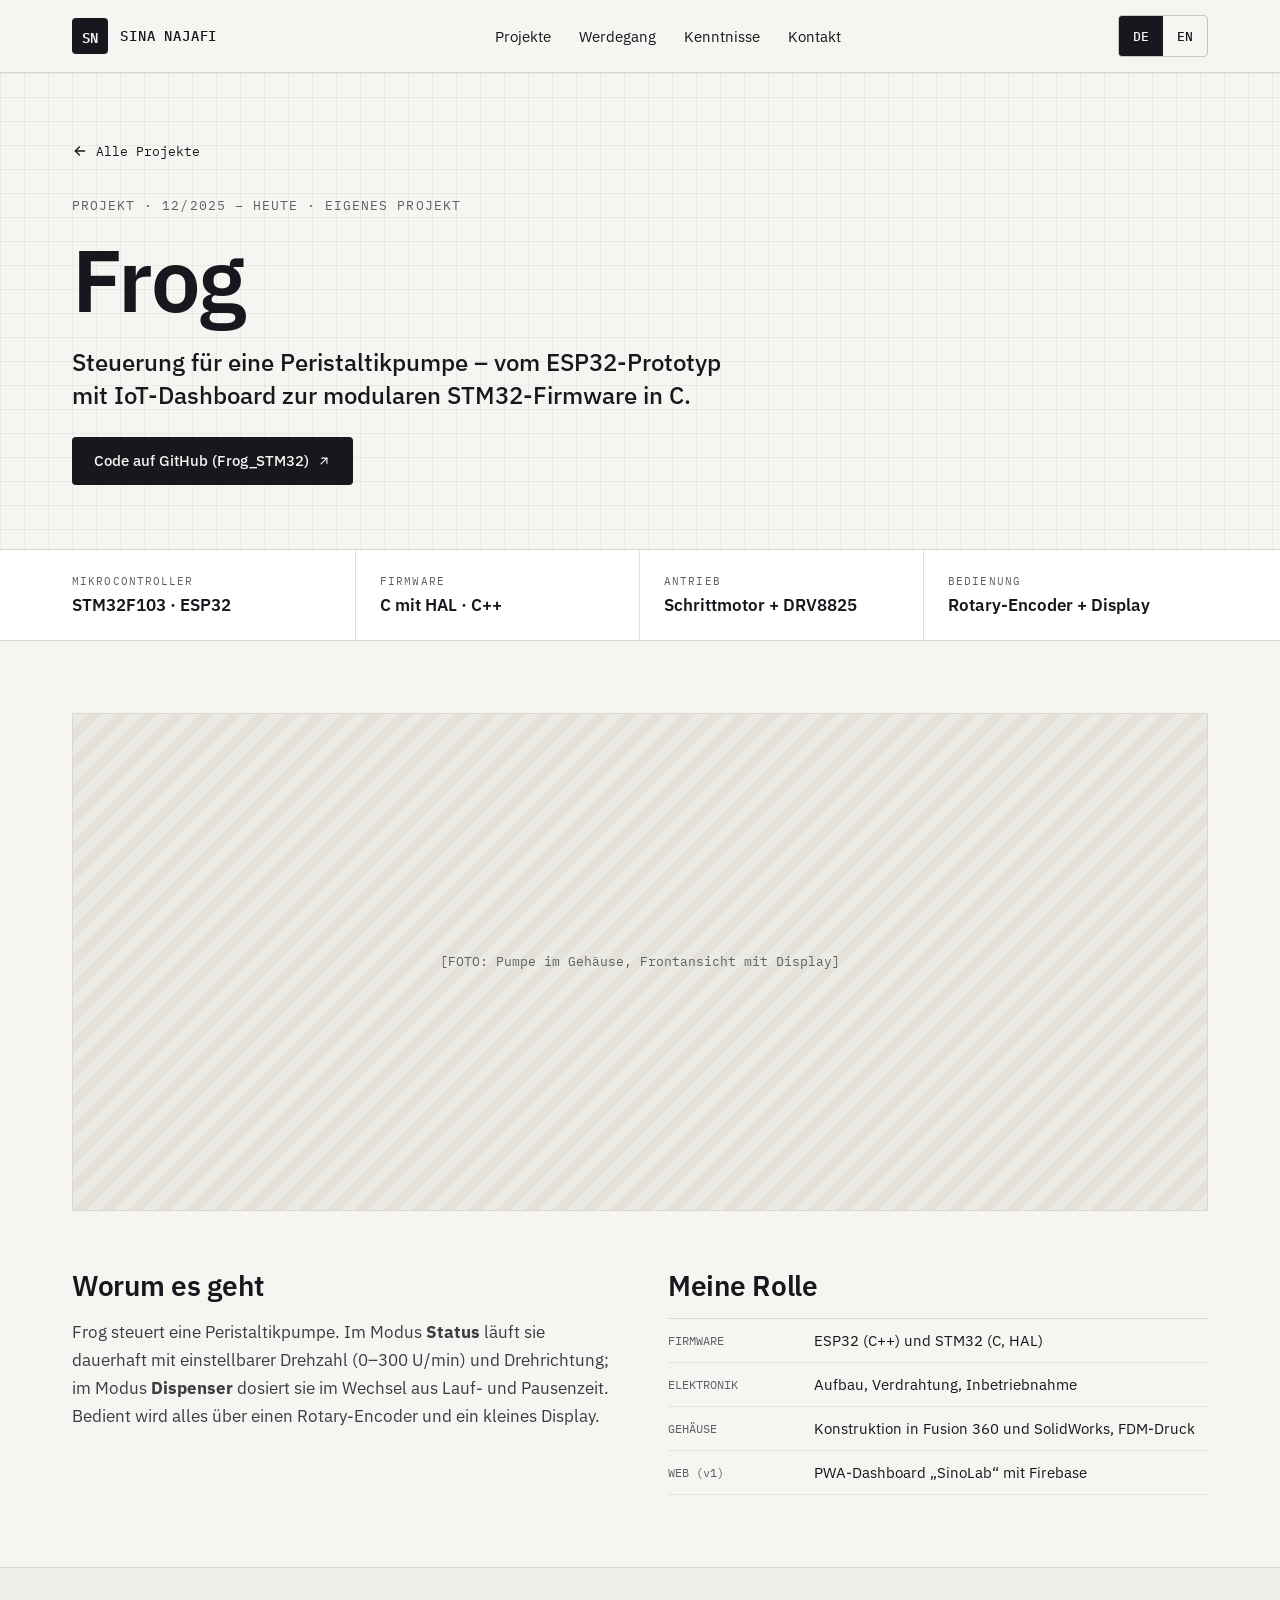
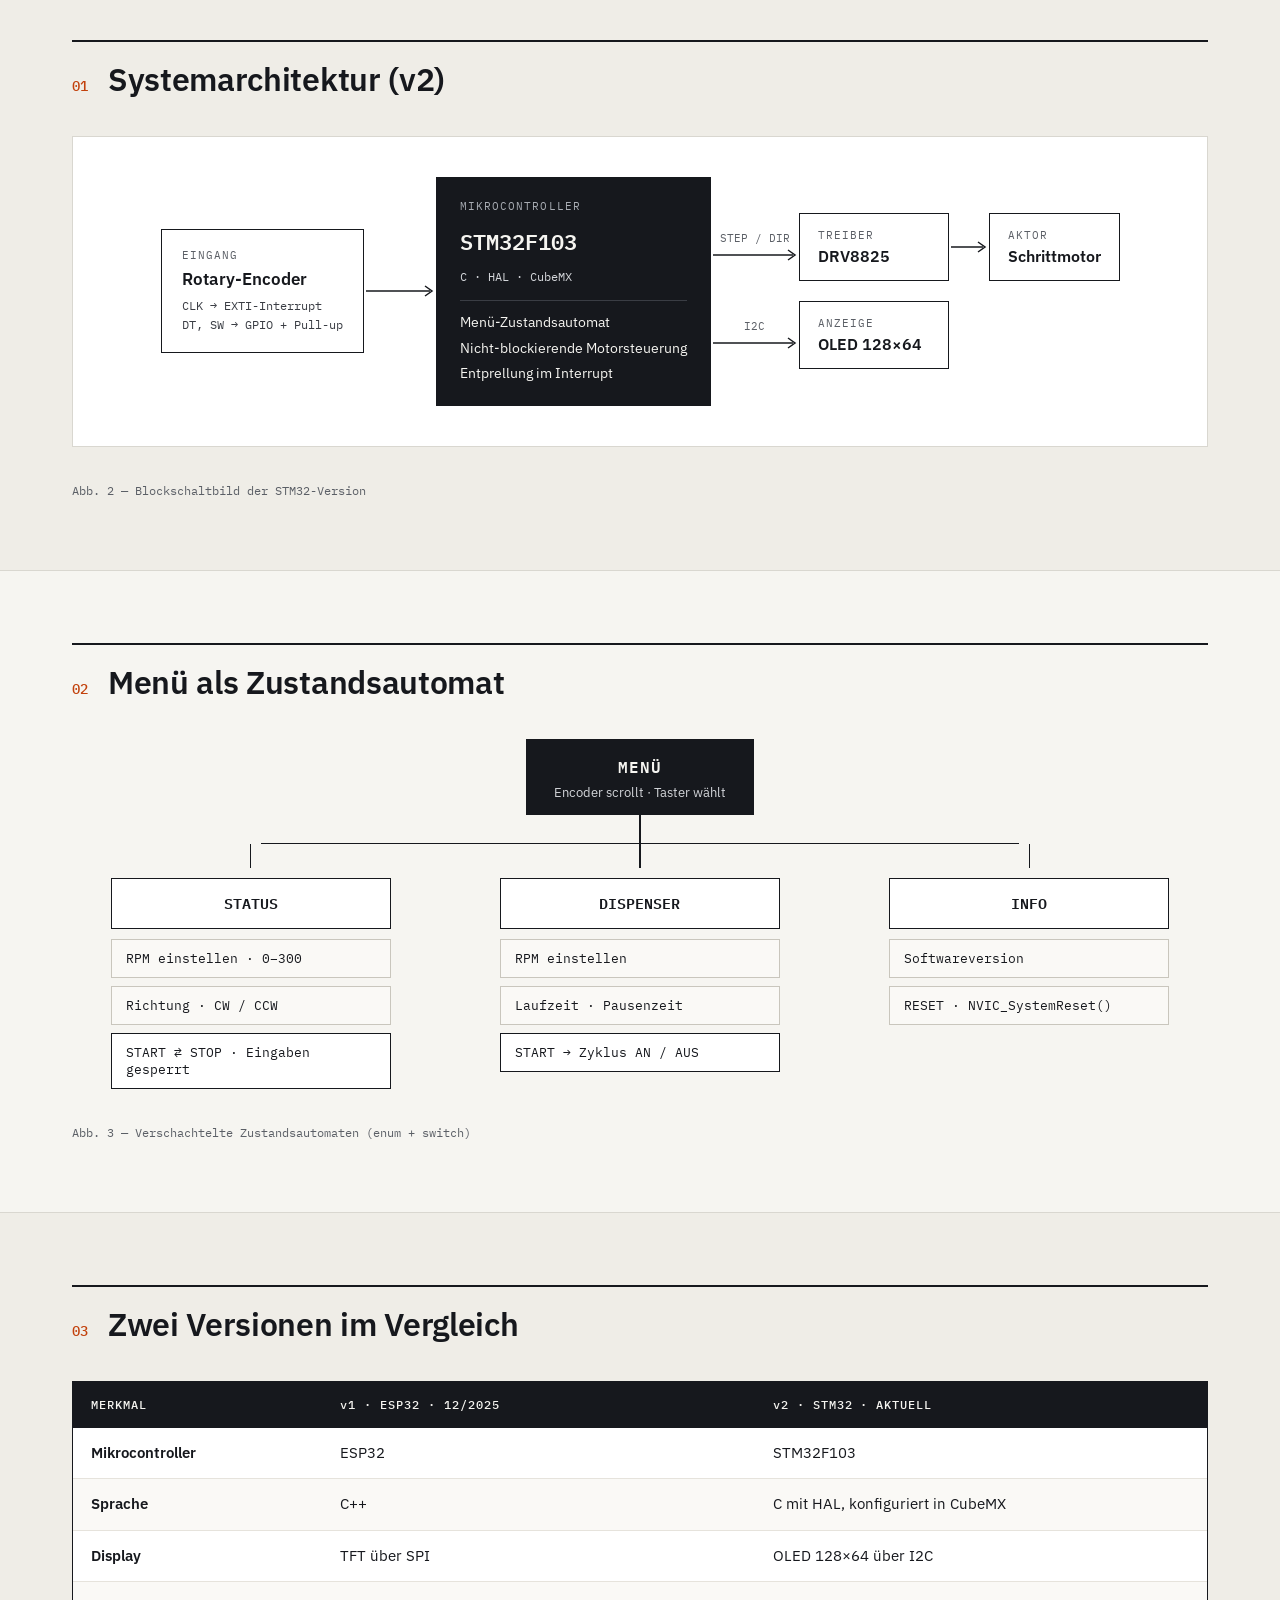
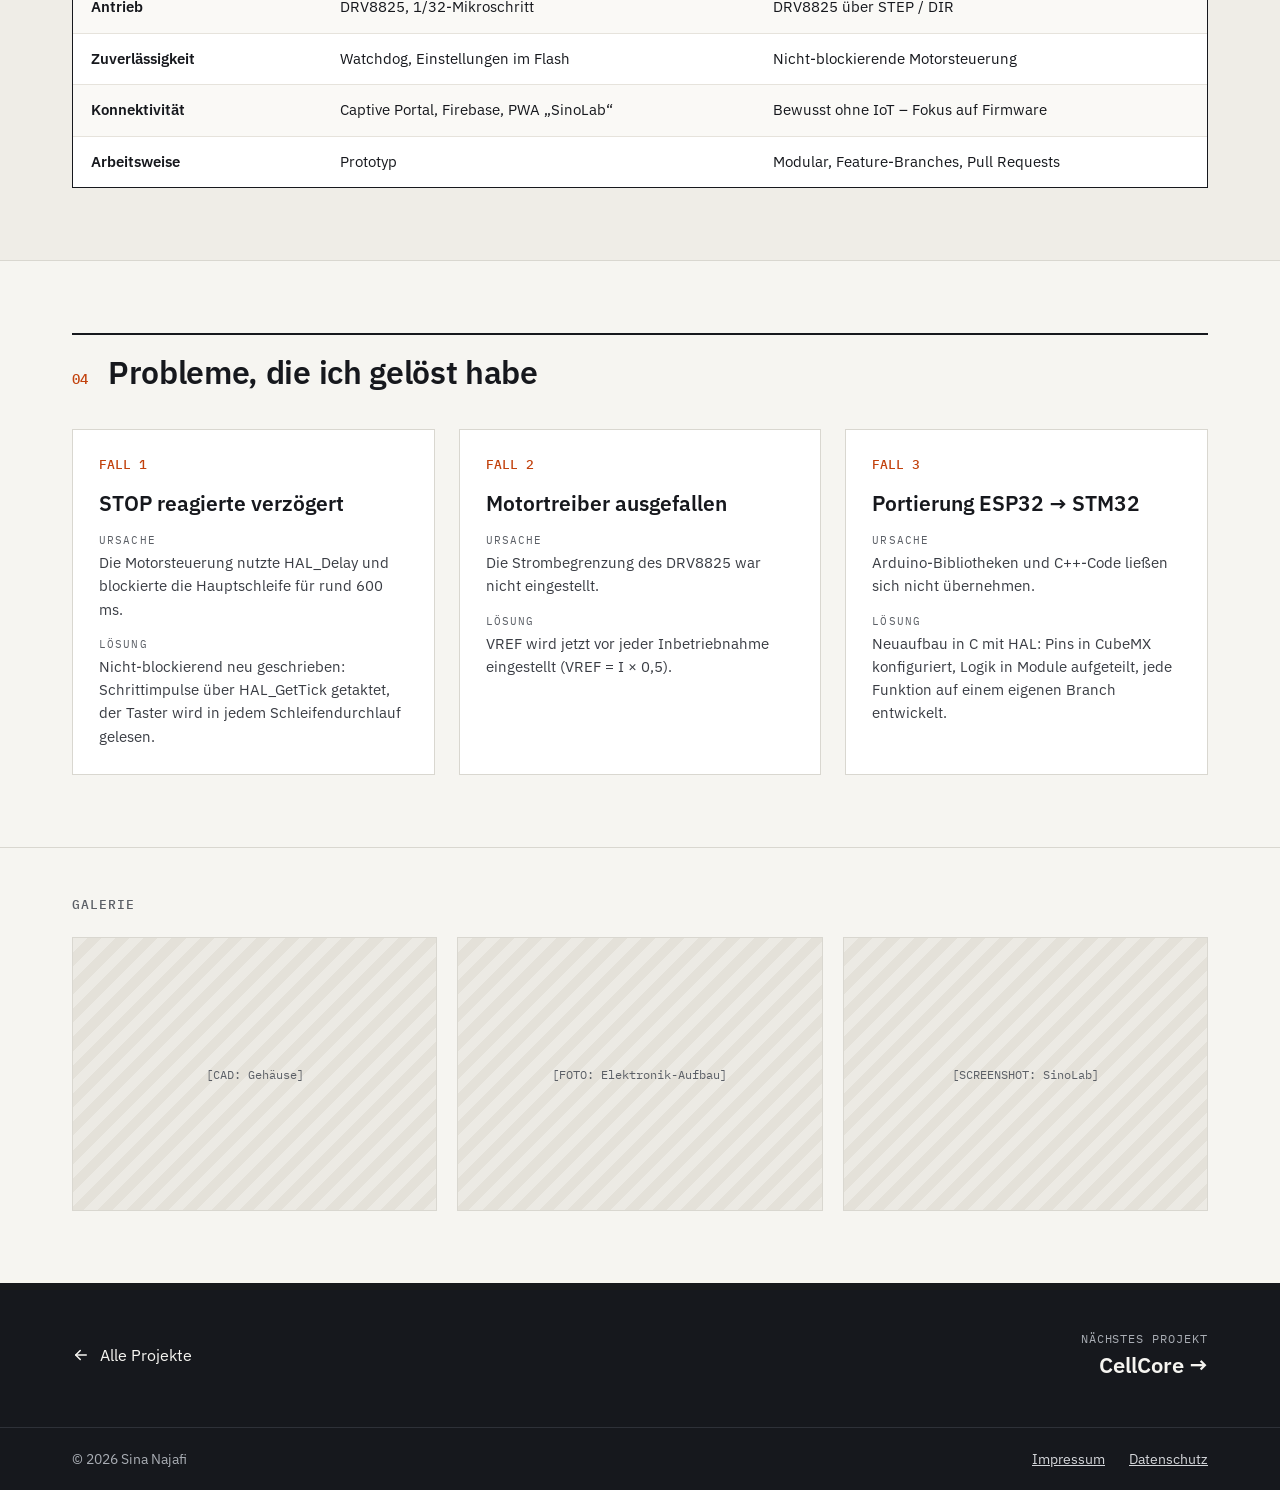
<file: design/reference/project-frog.html>
<!doctype html>
<html lang="de">
<head>
<meta charset="utf-8">
<meta name="viewport" content="width=device-width, initial-scale=1">
<title>Frog – Projektseite</title>
<link href="https://fonts.googleapis.com/css2?family=IBM+Plex+Mono:wght@400;500;600&amp;family=IBM+Plex+Sans:wght@400;500;600;700&amp;display=swap" rel="stylesheet">
<style>
body{margin:0;background:#F6F5F1}
a{color:#16181D}
a:hover{color:#C2410C}
.paper-grid{background-image:linear-gradient(rgba(22,24,29,.055) 1px,transparent 1px),linear-gradient(90deg,rgba(22,24,29,.055) 1px,transparent 1px);background-size:24px 24px}
.placeholder{background-image:repeating-linear-gradient(135deg,#ECEAE4 0 10px,#E4E1D9 10px 20px)}
@media (max-width:600px){.hero-name{font-size:52px !important}.diagram-wrap{zoom:.55}}
</style>
</head>
<body>
<div style="font-family: 'IBM Plex Sans', 'Helvetica Neue', Arial, sans-serif; color: #16181D; background: #F6F5F1">

<header style="border-bottom: 1px solid #D9D7D0">
<div style="max-width: 1200px; margin: 0 auto; padding: 14px 32px; box-sizing: border-box; display: flex; align-items: center; justify-content: space-between; gap: 20px; flex-wrap: wrap">
<a href="index.html" style="display: flex; align-items: center; gap: 12px; text-decoration: none; color: #16181D; min-height: 44px">
<span style="display: inline-flex; align-items: center; justify-content: center; width: 36px; height: 36px; background: #16181D; color: #F6F5F1; border-radius: 4px; font-family: 'IBM Plex Mono', ui-monospace, Menlo, monospace; font-size: 14px; font-weight: 600">SN</span>
<span style="font-family: 'IBM Plex Mono', ui-monospace, Menlo, monospace; font-size: 14px; font-weight: 500; letter-spacing: 0.06em">SINA NAJAFI</span>
</a>
<nav aria-label="Hauptnavigation" style="display: flex; align-items: center; gap: 28px; flex-wrap: wrap; font-size: 15px">
<a href="index.html" style="text-decoration: none">Projekte</a>
<a href="index.html" style="text-decoration: none">Werdegang</a>
<a href="index.html" style="text-decoration: none">Kenntnisse</a>
<a href="index.html" style="text-decoration: none">Kontakt</a>
</nav>
<div role="group" aria-label="Sprache wählen" style="display: flex; border: 1px solid #C9C6BD; border-radius: 4px; overflow: hidden">
<button type="button" aria-pressed="true" style="min-width: 44px; min-height: 40px; border: 0; background: #16181D; color: #F6F5F1; font-family: 'IBM Plex Mono', ui-monospace, Menlo, monospace; font-size: 13px; font-weight: 500">DE</button>
<button type="button" aria-pressed="false" style="min-width: 44px; min-height: 40px; border: 0; background: transparent; color: #16181D; font-family: 'IBM Plex Mono', ui-monospace, Menlo, monospace; font-size: 13px; font-weight: 500">EN</button>
</div>
</div>
</header>

<section class="paper-grid" style="border-bottom: 1px solid #D9D7D0">
<div style="max-width: 1200px; margin: 0 auto; padding: 56px 32px 64px; box-sizing: border-box; display: flex; flex-direction: column; gap: 24px">
<a href="index.html" style="align-self: flex-start; display: inline-flex; align-items: center; gap: 8px; min-height: 44px; font-family: 'IBM Plex Mono', ui-monospace, Menlo, monospace; font-size: 13px; text-decoration: none">
<svg aria-hidden="true" width="16" height="16" viewBox="0 0 24 24" fill="none" stroke="currentColor" stroke-width="2" stroke-linecap="round" stroke-linejoin="round"><path d="M19 12H5"></path><path d="M11 6l-6 6 6 6"></path></svg>
Alle Projekte
</a>
<p style="margin: 0; font-family: 'IBM Plex Mono', ui-monospace, Menlo, monospace; font-size: 13px; letter-spacing: 0.08em; color: #5B5F66">PROJEKT · 12/2025 – HEUTE · EIGENES PROJEKT</p>
<h1 class="hero-name" style="margin: 0; font-size: 88px; line-height: 0.95; letter-spacing: -0.03em; font-weight: 600">Frog</h1>
<p style="margin: 0; max-width: 760px; font-size: 24px; line-height: 1.4; font-weight: 500; text-wrap: balance">Steuerung für eine Peristaltikpumpe – vom ESP32-Prototyp mit IoT-Dashboard zur modularen STM32-Firmware in C.</p>
<div style="display: flex; flex-wrap: wrap; gap: 14px">
<a href="https://github.com/sinanajafi52" style="display: inline-flex; align-items: center; gap: 8px; min-height: 48px; padding: 0 22px; box-sizing: border-box; background: #16181D; color: #F6F5F1; border-radius: 4px; text-decoration: none; font-size: 15px; font-weight: 500">
Code auf GitHub (Frog_STM32)
<svg aria-hidden="true" width="14" height="14" viewBox="0 0 24 24" fill="none" stroke="currentColor" stroke-width="2" stroke-linecap="round" stroke-linejoin="round"><path d="M7 17L17 7"></path><path d="M8 7h9v9"></path></svg>
</a>
</div>
</div>
</section>

<section style="border-bottom: 1px solid #D9D7D0; background: #FFFFFF">
<div style="max-width: 1200px; margin: 0 auto; padding: 0 32px; box-sizing: border-box; display: grid; grid-template-columns: repeat(auto-fit, minmax(min(240px, 100%), 1fr))">
<div style="padding: 24px 24px 24px 0; display: flex; flex-direction: column; gap: 6px; border-right: 1px solid #E6E3DC">
<span style="font-family: 'IBM Plex Mono', ui-monospace, Menlo, monospace; font-size: 11px; letter-spacing: 0.1em; color: #5B5F66">MIKROCONTROLLER</span>
<span style="font-size: 17px; font-weight: 600">STM32F103 · ESP32</span>
</div>
<div style="padding: 24px; display: flex; flex-direction: column; gap: 6px; border-right: 1px solid #E6E3DC">
<span style="font-family: 'IBM Plex Mono', ui-monospace, Menlo, monospace; font-size: 11px; letter-spacing: 0.1em; color: #5B5F66">FIRMWARE</span>
<span style="font-size: 17px; font-weight: 600">C mit HAL · C++</span>
</div>
<div style="padding: 24px; display: flex; flex-direction: column; gap: 6px; border-right: 1px solid #E6E3DC">
<span style="font-family: 'IBM Plex Mono', ui-monospace, Menlo, monospace; font-size: 11px; letter-spacing: 0.1em; color: #5B5F66">ANTRIEB</span>
<span style="font-size: 17px; font-weight: 600">Schrittmotor + DRV8825</span>
</div>
<div style="padding: 24px; display: flex; flex-direction: column; gap: 6px">
<span style="font-family: 'IBM Plex Mono', ui-monospace, Menlo, monospace; font-size: 11px; letter-spacing: 0.1em; color: #5B5F66">BEDIENUNG</span>
<span style="font-size: 17px; font-weight: 600">Rotary-Encoder + Display</span>
</div>
</div>
</section>

<section>
<div style="max-width: 1200px; margin: 0 auto; padding: 72px 32px; box-sizing: border-box; display: flex; flex-direction: column; gap: 56px">
<div class="placeholder" role="img" aria-label="Platzhalter für ein großes Foto der Pumpe" style="aspect-ratio: 16 / 7; border: 1px solid #D9D7D0; display: flex; align-items: center; justify-content: center; font-family: 'IBM Plex Mono', ui-monospace, Menlo, monospace; font-size: 13px; color: #5B5F66">[FOTO: Pumpe im Gehäuse, Frontansicht mit Display]</div>
<div style="display: grid; grid-template-columns: repeat(auto-fit, minmax(min(420px, 100%), 1fr)); gap: 56px">
<div style="display: flex; flex-direction: column; gap: 14px">
<h2 style="margin: 0; font-size: 28px; font-weight: 600; letter-spacing: -0.01em">Worum es geht</h2>
<p style="margin: 0; font-size: 17px; line-height: 1.65; color: #3A3D44; text-wrap: pretty">Frog steuert eine Peristaltikpumpe. Im Modus <strong>Status</strong> läuft sie dauerhaft mit einstellbarer Drehzahl (0–300 U/min) und Drehrichtung; im Modus <strong>Dispenser</strong> dosiert sie im Wechsel aus Lauf- und Pausenzeit. Bedient wird alles über einen Rotary-Encoder und ein kleines Display.</p>
</div>
<div style="display: flex; flex-direction: column; gap: 14px">
<h2 style="margin: 0; font-size: 28px; font-weight: 600; letter-spacing: -0.01em">Meine Rolle</h2>
<div style="display: flex; flex-direction: column; border-top: 1px solid #D9D7D0">
<div style="display: grid; grid-template-columns: 130px minmax(0, 1fr); gap: 16px; padding: 12px 0; border-bottom: 1px solid #E6E3DC; font-size: 15px"><span style="font-family: 'IBM Plex Mono', ui-monospace, Menlo, monospace; font-size: 12px; color: #5B5F66; padding-top: 2px">FIRMWARE</span><span>ESP32 (C++) und STM32 (C, HAL)</span></div>
<div style="display: grid; grid-template-columns: 130px minmax(0, 1fr); gap: 16px; padding: 12px 0; border-bottom: 1px solid #E6E3DC; font-size: 15px"><span style="font-family: 'IBM Plex Mono', ui-monospace, Menlo, monospace; font-size: 12px; color: #5B5F66; padding-top: 2px">ELEKTRONIK</span><span>Aufbau, Verdrahtung, Inbetriebnahme</span></div>
<div style="display: grid; grid-template-columns: 130px minmax(0, 1fr); gap: 16px; padding: 12px 0; border-bottom: 1px solid #E6E3DC; font-size: 15px"><span style="font-family: 'IBM Plex Mono', ui-monospace, Menlo, monospace; font-size: 12px; color: #5B5F66; padding-top: 2px">GEHÄUSE</span><span>Konstruktion in Fusion 360 und SolidWorks, FDM-Druck</span></div>
<div style="display: grid; grid-template-columns: 130px minmax(0, 1fr); gap: 16px; padding: 12px 0; border-bottom: 1px solid #E6E3DC; font-size: 15px"><span style="font-family: 'IBM Plex Mono', ui-monospace, Menlo, monospace; font-size: 12px; color: #5B5F66; padding-top: 2px">WEB (v1)</span><span>PWA-Dashboard „SinoLab“ mit Firebase</span></div>
</div>
</div>
</div>
</div>
</section>

<section style="border-top: 1px solid #D9D7D0; background: #EFEDE7">
<div style="max-width: 1200px; margin: 0 auto; padding: 72px 32px; box-sizing: border-box; display: flex; flex-direction: column; gap: 36px">
<div style="display: flex; align-items: baseline; gap: 20px; flex-wrap: wrap; border-top: 2px solid #16181D; padding-top: 16px">
<span style="font-family: 'IBM Plex Mono', ui-monospace, Menlo, monospace; font-size: 14px; font-weight: 500; color: #C2410C">01</span>
<h2 style="margin: 0; font-size: 32px; font-weight: 600; letter-spacing: -0.01em">Systemarchitektur (v2)</h2>
</div>
<div class="diagram-wrap" style="display: flex; align-items: center; justify-content: center; gap: 0; flex-wrap: nowrap; padding: 40px 24px; background: #FFFFFF; border: 1px solid #D9D7D0; overflow-x: auto">
<div style="display: flex; flex-direction: column; gap: 6px; padding: 18px 20px; border: 1.5px solid #16181D; background: #FFFFFF; min-width: 190px; box-sizing: border-box">
<span style="font-family: 'IBM Plex Mono', ui-monospace, Menlo, monospace; font-size: 11px; letter-spacing: 0.1em; color: #5B5F66">EINGANG</span>
<span style="font-size: 17px; font-weight: 600">Rotary-Encoder</span>
<span style="font-family: 'IBM Plex Mono', ui-monospace, Menlo, monospace; font-size: 12px; color: #3A3D44; line-height: 1.6">CLK → EXTI-Interrupt<br>DT, SW → GPIO + Pull-up</span>
</div>
<svg aria-hidden="true" width="72" height="16" viewBox="0 0 72 16" style="flex-shrink: 0"><path d="M2 8h64" stroke="#16181D" stroke-width="1.5"></path><path d="M61 3l7 5-7 5" fill="none" stroke="#16181D" stroke-width="1.5"></path></svg>
<div style="display: flex; flex-direction: column; gap: 10px; padding: 22px 24px; background: #16181D; color: #F6F5F1; min-width: 250px; box-sizing: border-box">
<span style="font-family: 'IBM Plex Mono', ui-monospace, Menlo, monospace; font-size: 11px; letter-spacing: 0.1em; color: #A9ADB4">MIKROCONTROLLER</span>
<span style="font-family: 'IBM Plex Mono', ui-monospace, Menlo, monospace; font-size: 22px; font-weight: 600">STM32F103</span>
<span style="font-family: 'IBM Plex Mono', ui-monospace, Menlo, monospace; font-size: 12px; color: #D4D6DA">C · HAL · CubeMX</span>
<div style="display: flex; flex-direction: column; gap: 6px; margin-top: 6px; padding-top: 12px; border-top: 1px solid #3A3D44; font-size: 14px; line-height: 1.4">
<span>Menü-Zustandsautomat</span>
<span>Nicht-blockierende Motorsteuerung</span>
<span>Entprellung im Interrupt</span>
</div>
</div>
<div style="display: flex; flex-direction: column; gap: 56px; flex-shrink: 0">
<div style="display: flex; flex-direction: column; align-items: center; gap: 2px"><span style="font-family: 'IBM Plex Mono', ui-monospace, Menlo, monospace; font-size: 11px; color: #5B5F66">STEP / DIR</span><svg aria-hidden="true" width="88" height="16" viewBox="0 0 88 16"><path d="M2 8h80" stroke="#16181D" stroke-width="1.5"></path><path d="M77 3l7 5-7 5" fill="none" stroke="#16181D" stroke-width="1.5"></path></svg></div>
<div style="display: flex; flex-direction: column; align-items: center; gap: 2px"><span style="font-family: 'IBM Plex Mono', ui-monospace, Menlo, monospace; font-size: 11px; color: #5B5F66">I2C</span><svg aria-hidden="true" width="88" height="16" viewBox="0 0 88 16"><path d="M2 8h80" stroke="#16181D" stroke-width="1.5"></path><path d="M77 3l7 5-7 5" fill="none" stroke="#16181D" stroke-width="1.5"></path></svg></div>
</div>
<div style="display: flex; flex-direction: column; gap: 20px">
<div style="display: flex; align-items: center; gap: 0">
<div style="display: flex; flex-direction: column; gap: 4px; padding: 14px 18px; border: 1.5px solid #16181D; background: #FFFFFF; min-width: 150px; box-sizing: border-box">
<span style="font-family: 'IBM Plex Mono', ui-monospace, Menlo, monospace; font-size: 11px; letter-spacing: 0.1em; color: #5B5F66">TREIBER</span>
<span style="font-size: 16px; font-weight: 600">DRV8825</span>
</div>
<svg aria-hidden="true" width="40" height="16" viewBox="0 0 40 16" style="flex-shrink: 0"><path d="M2 8h32" stroke="#16181D" stroke-width="1.5"></path><path d="M29 3l7 5-7 5" fill="none" stroke="#16181D" stroke-width="1.5"></path></svg>
<div style="display: flex; flex-direction: column; gap: 4px; padding: 14px 18px; border: 1.5px solid #16181D; background: #FFFFFF; box-sizing: border-box">
<span style="font-family: 'IBM Plex Mono', ui-monospace, Menlo, monospace; font-size: 11px; letter-spacing: 0.1em; color: #5B5F66">AKTOR</span>
<span style="font-size: 16px; font-weight: 600">Schrittmotor</span>
</div>
</div>
<div style="display: flex; flex-direction: column; gap: 4px; padding: 14px 18px; border: 1.5px solid #16181D; background: #FFFFFF; align-self: flex-start; min-width: 150px; box-sizing: border-box">
<span style="font-family: 'IBM Plex Mono', ui-monospace, Menlo, monospace; font-size: 11px; letter-spacing: 0.1em; color: #5B5F66">ANZEIGE</span>
<span style="font-size: 16px; font-weight: 600">OLED 128×64</span>
</div>
</div>
</div>
<p style="margin: 0; font-family: 'IBM Plex Mono', ui-monospace, Menlo, monospace; font-size: 12px; color: #5B5F66">Abb. 2 — Blockschaltbild der STM32-Version</p>
</div>
</section>

<section style="border-top: 1px solid #D9D7D0">
<div style="max-width: 1200px; margin: 0 auto; padding: 72px 32px; box-sizing: border-box; display: flex; flex-direction: column; gap: 36px">
<div style="display: flex; align-items: baseline; gap: 20px; flex-wrap: wrap; border-top: 2px solid #16181D; padding-top: 16px">
<span style="font-family: 'IBM Plex Mono', ui-monospace, Menlo, monospace; font-size: 14px; font-weight: 500; color: #C2410C">02</span>
<h2 style="margin: 0; font-size: 32px; font-weight: 600; letter-spacing: -0.01em">Menü als Zustandsautomat</h2>
</div>
<div style="display: flex; flex-direction: column; align-items: stretch">
<div style="align-self: center; display: flex; flex-direction: column; align-items: center; gap: 4px; padding: 14px 28px; background: #16181D; color: #F6F5F1">
<span style="font-family: 'IBM Plex Mono', ui-monospace, Menlo, monospace; font-size: 16px; font-weight: 600; letter-spacing: 0.06em">MENÜ</span>
<span style="font-size: 13px; color: #D4D6DA">Encoder scrollt · Taster wählt</span>
</div>
<div style="align-self: center; width: 1.5px; height: 28px; background: #16181D"></div>
<div style="margin: 0 16.667%; border-top: 1.5px solid #16181D"></div>
<div style="display: grid; grid-template-columns: repeat(3, minmax(0, 1fr)); gap: 32px">

<div style="display: flex; flex-direction: column; align-items: center; gap: 10px">
<div style="width: 1.5px; height: 24px; background: #16181D"></div>
<div style="width: 100%; max-width: 280px; padding: 12px 16px; border: 1.5px solid #16181D; background: #FFFFFF; text-align: center; font-family: 'IBM Plex Mono', ui-monospace, Menlo, monospace; font-size: 15px; font-weight: 600; box-sizing: border-box">STATUS</div>
<div style="width: 100%; max-width: 280px; display: flex; flex-direction: column; gap: 8px">
<span style="padding: 10px 14px; border: 1px solid #C9C6BD; background: #FAF9F6; font-family: 'IBM Plex Mono', ui-monospace, Menlo, monospace; font-size: 13px">RPM einstellen · 0–300</span>
<span style="padding: 10px 14px; border: 1px solid #C9C6BD; background: #FAF9F6; font-family: 'IBM Plex Mono', ui-monospace, Menlo, monospace; font-size: 13px">Richtung · CW / CCW</span>
<span style="padding: 10px 14px; border: 1px solid #16181D; background: #FFFFFF; font-family: 'IBM Plex Mono', ui-monospace, Menlo, monospace; font-size: 13px">START ⇄ STOP · Eingaben gesperrt</span>
</div>
</div>

<div style="display: flex; flex-direction: column; align-items: center; gap: 10px">
<div style="width: 1.5px; height: 24px; background: #16181D"></div>
<div style="width: 100%; max-width: 280px; padding: 12px 16px; border: 1.5px solid #16181D; background: #FFFFFF; text-align: center; font-family: 'IBM Plex Mono', ui-monospace, Menlo, monospace; font-size: 15px; font-weight: 600; box-sizing: border-box">DISPENSER</div>
<div style="width: 100%; max-width: 280px; display: flex; flex-direction: column; gap: 8px">
<span style="padding: 10px 14px; border: 1px solid #C9C6BD; background: #FAF9F6; font-family: 'IBM Plex Mono', ui-monospace, Menlo, monospace; font-size: 13px">RPM einstellen</span>
<span style="padding: 10px 14px; border: 1px solid #C9C6BD; background: #FAF9F6; font-family: 'IBM Plex Mono', ui-monospace, Menlo, monospace; font-size: 13px">Laufzeit · Pausenzeit</span>
<span style="padding: 10px 14px; border: 1px solid #16181D; background: #FFFFFF; font-family: 'IBM Plex Mono', ui-monospace, Menlo, monospace; font-size: 13px">START → Zyklus AN / AUS</span>
</div>
</div>

<div style="display: flex; flex-direction: column; align-items: center; gap: 10px">
<div style="width: 1.5px; height: 24px; background: #16181D"></div>
<div style="width: 100%; max-width: 280px; padding: 12px 16px; border: 1.5px solid #16181D; background: #FFFFFF; text-align: center; font-family: 'IBM Plex Mono', ui-monospace, Menlo, monospace; font-size: 15px; font-weight: 600; box-sizing: border-box">INFO</div>
<div style="width: 100%; max-width: 280px; display: flex; flex-direction: column; gap: 8px">
<span style="padding: 10px 14px; border: 1px solid #C9C6BD; background: #FAF9F6; font-family: 'IBM Plex Mono', ui-monospace, Menlo, monospace; font-size: 13px">Softwareversion</span>
<span style="padding: 10px 14px; border: 1px solid #C9C6BD; background: #FAF9F6; font-family: 'IBM Plex Mono', ui-monospace, Menlo, monospace; font-size: 13px">RESET · NVIC_SystemReset()</span>
</div>
</div>

</div>
</div>
<p style="margin: 0; font-family: 'IBM Plex Mono', ui-monospace, Menlo, monospace; font-size: 12px; color: #5B5F66">Abb. 3 — Verschachtelte Zustandsautomaten (enum + switch)</p>
</div>
</section>

<section style="border-top: 1px solid #D9D7D0; background: #EFEDE7">
<div style="max-width: 1200px; margin: 0 auto; padding: 72px 32px; box-sizing: border-box; display: flex; flex-direction: column; gap: 36px">
<div style="display: flex; align-items: baseline; gap: 20px; flex-wrap: wrap; border-top: 2px solid #16181D; padding-top: 16px">
<span style="font-family: 'IBM Plex Mono', ui-monospace, Menlo, monospace; font-size: 14px; font-weight: 500; color: #C2410C">03</span>
<h2 style="margin: 0; font-size: 32px; font-weight: 600; letter-spacing: -0.01em">Zwei Versionen im Vergleich</h2>
</div>
<div style="overflow-x: auto; border: 1px solid #16181D; background: #FFFFFF">
<table style="width: 100%; min-width: 640px; border-collapse: collapse; font-size: 15px; line-height: 1.5">
<thead>
<tr style="background: #16181D; color: #F6F5F1; text-align: left">
<th scope="col" style="padding: 14px 18px; width: 22%; font-family: 'IBM Plex Mono', ui-monospace, Menlo, monospace; font-size: 12px; font-weight: 500; letter-spacing: 0.08em">MERKMAL</th>
<th scope="col" style="padding: 14px 18px; font-family: 'IBM Plex Mono', ui-monospace, Menlo, monospace; font-size: 12px; font-weight: 500; letter-spacing: 0.08em">v1 · ESP32 · 12/2025</th>
<th scope="col" style="padding: 14px 18px; font-family: 'IBM Plex Mono', ui-monospace, Menlo, monospace; font-size: 12px; font-weight: 500; letter-spacing: 0.08em">v2 · STM32 · AKTUELL</th>
</tr>
</thead>
<tbody>
<tr style="border-bottom: 1px solid #E6E3DC"><th scope="row" style="padding: 14px 18px; text-align: left; font-weight: 600">Mikrocontroller</th><td style="padding: 14px 18px">ESP32</td><td style="padding: 14px 18px">STM32F103</td></tr>
<tr style="border-bottom: 1px solid #E6E3DC; background: #FAF9F6"><th scope="row" style="padding: 14px 18px; text-align: left; font-weight: 600">Sprache</th><td style="padding: 14px 18px">C++</td><td style="padding: 14px 18px">C mit HAL, konfiguriert in CubeMX</td></tr>
<tr style="border-bottom: 1px solid #E6E3DC"><th scope="row" style="padding: 14px 18px; text-align: left; font-weight: 600">Display</th><td style="padding: 14px 18px">TFT über SPI</td><td style="padding: 14px 18px">OLED 128×64 über I2C</td></tr>
<tr style="border-bottom: 1px solid #E6E3DC; background: #FAF9F6"><th scope="row" style="padding: 14px 18px; text-align: left; font-weight: 600">Antrieb</th><td style="padding: 14px 18px">DRV8825, 1/32-Mikroschritt</td><td style="padding: 14px 18px">DRV8825 über STEP / DIR</td></tr>
<tr style="border-bottom: 1px solid #E6E3DC"><th scope="row" style="padding: 14px 18px; text-align: left; font-weight: 600">Zuverlässigkeit</th><td style="padding: 14px 18px">Watchdog, Einstellungen im Flash</td><td style="padding: 14px 18px">Nicht-blockierende Motorsteuerung</td></tr>
<tr style="border-bottom: 1px solid #E6E3DC; background: #FAF9F6"><th scope="row" style="padding: 14px 18px; text-align: left; font-weight: 600">Konnektivität</th><td style="padding: 14px 18px">Captive Portal, Firebase, PWA „SinoLab“</td><td style="padding: 14px 18px">Bewusst ohne IoT – Fokus auf Firmware</td></tr>
<tr><th scope="row" style="padding: 14px 18px; text-align: left; font-weight: 600">Arbeitsweise</th><td style="padding: 14px 18px">Prototyp</td><td style="padding: 14px 18px">Modular, Feature-Branches, Pull Requests</td></tr>
</tbody>
</table>
</div>
</div>
</section>

<section style="border-top: 1px solid #D9D7D0">
<div style="max-width: 1200px; margin: 0 auto; padding: 72px 32px; box-sizing: border-box; display: flex; flex-direction: column; gap: 36px">
<div style="display: flex; align-items: baseline; gap: 20px; flex-wrap: wrap; border-top: 2px solid #16181D; padding-top: 16px">
<span style="font-family: 'IBM Plex Mono', ui-monospace, Menlo, monospace; font-size: 14px; font-weight: 500; color: #C2410C">04</span>
<h2 style="margin: 0; font-size: 32px; font-weight: 600; letter-spacing: -0.01em">Probleme, die ich gelöst habe</h2>
</div>
<div style="display: grid; grid-template-columns: repeat(auto-fit, minmax(min(320px, 100%), 1fr)); gap: 24px">

<article style="display: flex; flex-direction: column; gap: 16px; padding: 26px; background: #FFFFFF; border: 1px solid #D9D7D0">
<span style="font-family: 'IBM Plex Mono', ui-monospace, Menlo, monospace; font-size: 13px; font-weight: 500; color: #C2410C">FALL 1</span>
<h3 style="margin: 0; font-size: 21px; font-weight: 600">STOP reagierte verzögert</h3>
<div style="display: flex; flex-direction: column; gap: 4px"><span style="font-family: 'IBM Plex Mono', ui-monospace, Menlo, monospace; font-size: 11px; letter-spacing: 0.1em; color: #5B5F66">URSACHE</span><p style="margin: 0; font-size: 15px; line-height: 1.55; color: #3A3D44">Die Motorsteuerung nutzte HAL_Delay und blockierte die Hauptschleife für rund 600 ms.</p></div>
<div style="display: flex; flex-direction: column; gap: 4px"><span style="font-family: 'IBM Plex Mono', ui-monospace, Menlo, monospace; font-size: 11px; letter-spacing: 0.1em; color: #5B5F66">LÖSUNG</span><p style="margin: 0; font-size: 15px; line-height: 1.55; color: #3A3D44">Nicht-blockierend neu geschrieben: Schrittimpulse über HAL_GetTick getaktet, der Taster wird in jedem Schleifendurchlauf gelesen.</p></div>
</article>

<article style="display: flex; flex-direction: column; gap: 16px; padding: 26px; background: #FFFFFF; border: 1px solid #D9D7D0">
<span style="font-family: 'IBM Plex Mono', ui-monospace, Menlo, monospace; font-size: 13px; font-weight: 500; color: #C2410C">FALL 2</span>
<h3 style="margin: 0; font-size: 21px; font-weight: 600">Motortreiber ausgefallen</h3>
<div style="display: flex; flex-direction: column; gap: 4px"><span style="font-family: 'IBM Plex Mono', ui-monospace, Menlo, monospace; font-size: 11px; letter-spacing: 0.1em; color: #5B5F66">URSACHE</span><p style="margin: 0; font-size: 15px; line-height: 1.55; color: #3A3D44">Die Strombegrenzung des DRV8825 war nicht eingestellt.</p></div>
<div style="display: flex; flex-direction: column; gap: 4px"><span style="font-family: 'IBM Plex Mono', ui-monospace, Menlo, monospace; font-size: 11px; letter-spacing: 0.1em; color: #5B5F66">LÖSUNG</span><p style="margin: 0; font-size: 15px; line-height: 1.55; color: #3A3D44">VREF wird jetzt vor jeder Inbetriebnahme eingestellt (VREF = I × 0,5).</p></div>
</article>

<article style="display: flex; flex-direction: column; gap: 16px; padding: 26px; background: #FFFFFF; border: 1px solid #D9D7D0">
<span style="font-family: 'IBM Plex Mono', ui-monospace, Menlo, monospace; font-size: 13px; font-weight: 500; color: #C2410C">FALL 3</span>
<h3 style="margin: 0; font-size: 21px; font-weight: 600">Portierung ESP32 → STM32</h3>
<div style="display: flex; flex-direction: column; gap: 4px"><span style="font-family: 'IBM Plex Mono', ui-monospace, Menlo, monospace; font-size: 11px; letter-spacing: 0.1em; color: #5B5F66">URSACHE</span><p style="margin: 0; font-size: 15px; line-height: 1.55; color: #3A3D44">Arduino-Bibliotheken und C++-Code ließen sich nicht übernehmen.</p></div>
<div style="display: flex; flex-direction: column; gap: 4px"><span style="font-family: 'IBM Plex Mono', ui-monospace, Menlo, monospace; font-size: 11px; letter-spacing: 0.1em; color: #5B5F66">LÖSUNG</span><p style="margin: 0; font-size: 15px; line-height: 1.55; color: #3A3D44">Neuaufbau in C mit HAL: Pins in CubeMX konfiguriert, Logik in Module aufgeteilt, jede Funktion auf einem eigenen Branch entwickelt.</p></div>
</article>

</div>
</div>
</section>

<section style="border-top: 1px solid #D9D7D0">
<div style="max-width: 1200px; margin: 0 auto; padding: 0 32px 72px; box-sizing: border-box; display: flex; flex-direction: column; gap: 24px">
<h2 style="margin: 0; font-family: 'IBM Plex Mono', ui-monospace, Menlo, monospace; font-size: 13px; font-weight: 500; letter-spacing: 0.08em; color: #5B5F66; padding-top: 48px">GALERIE</h2>
<div style="display: grid; grid-template-columns: repeat(auto-fit, minmax(min(300px, 100%), 1fr)); gap: 20px">
<div class="placeholder" role="img" aria-label="Platzhalter für ein CAD-Rendering des Gehäuses" style="aspect-ratio: 4 / 3; border: 1px solid #D9D7D0; display: flex; align-items: center; justify-content: center; font-family: 'IBM Plex Mono', ui-monospace, Menlo, monospace; font-size: 12px; color: #5B5F66">[CAD: Gehäuse]</div>
<div class="placeholder" role="img" aria-label="Platzhalter für ein Foto des Aufbaus" style="aspect-ratio: 4 / 3; border: 1px solid #D9D7D0; display: flex; align-items: center; justify-content: center; font-family: 'IBM Plex Mono', ui-monospace, Menlo, monospace; font-size: 12px; color: #5B5F66">[FOTO: Elektronik-Aufbau]</div>
<div class="placeholder" role="img" aria-label="Platzhalter für einen Screenshot des SinoLab-Dashboards" style="aspect-ratio: 4 / 3; border: 1px solid #D9D7D0; display: flex; align-items: center; justify-content: center; font-family: 'IBM Plex Mono', ui-monospace, Menlo, monospace; font-size: 12px; color: #5B5F66">[SCREENSHOT: SinoLab]</div>
</div>
</div>
</section>

<section style="background: #16181D; color: #F6F5F1">
<div style="max-width: 1200px; margin: 0 auto; padding: 48px 32px; box-sizing: border-box; display: flex; flex-wrap: wrap; justify-content: space-between; align-items: center; gap: 24px">
<a href="index.html" style="display: inline-flex; align-items: center; gap: 10px; min-height: 48px; color: #F6F5F1; font-size: 16px; text-decoration: none">
<svg aria-hidden="true" width="18" height="18" viewBox="0 0 24 24" fill="none" stroke="currentColor" stroke-width="2" stroke-linecap="round" stroke-linejoin="round"><path d="M19 12H5"></path><path d="M11 6l-6 6 6 6"></path></svg>
Alle Projekte
</a>
<a href="#" style="display: inline-flex; flex-direction: column; align-items: flex-end; gap: 4px; min-height: 48px; color: #F6F5F1; text-decoration: none">
<span style="font-family: 'IBM Plex Mono', ui-monospace, Menlo, monospace; font-size: 12px; letter-spacing: 0.08em; color: #A9ADB4">NÄCHSTES PROJEKT</span>
<span style="font-size: 22px; font-weight: 600">CellCore →</span>
</a>
</div>
<div style="border-top: 1px solid #2E3138">
<div style="max-width: 1200px; margin: 0 auto; padding: 22px 32px; box-sizing: border-box; display: flex; flex-wrap: wrap; justify-content: space-between; gap: 16px; font-size: 14px; color: #A9ADB4">
<span>© 2026 Sina Najafi</span>
<div style="display: flex; gap: 24px">
<a href="#" style="color: #D4D6DA">Impressum</a>
<a href="#" style="color: #D4D6DA">Datenschutz</a>
</div>
</div>
</div>
</section>

</div>
</body>
</html>
</file>
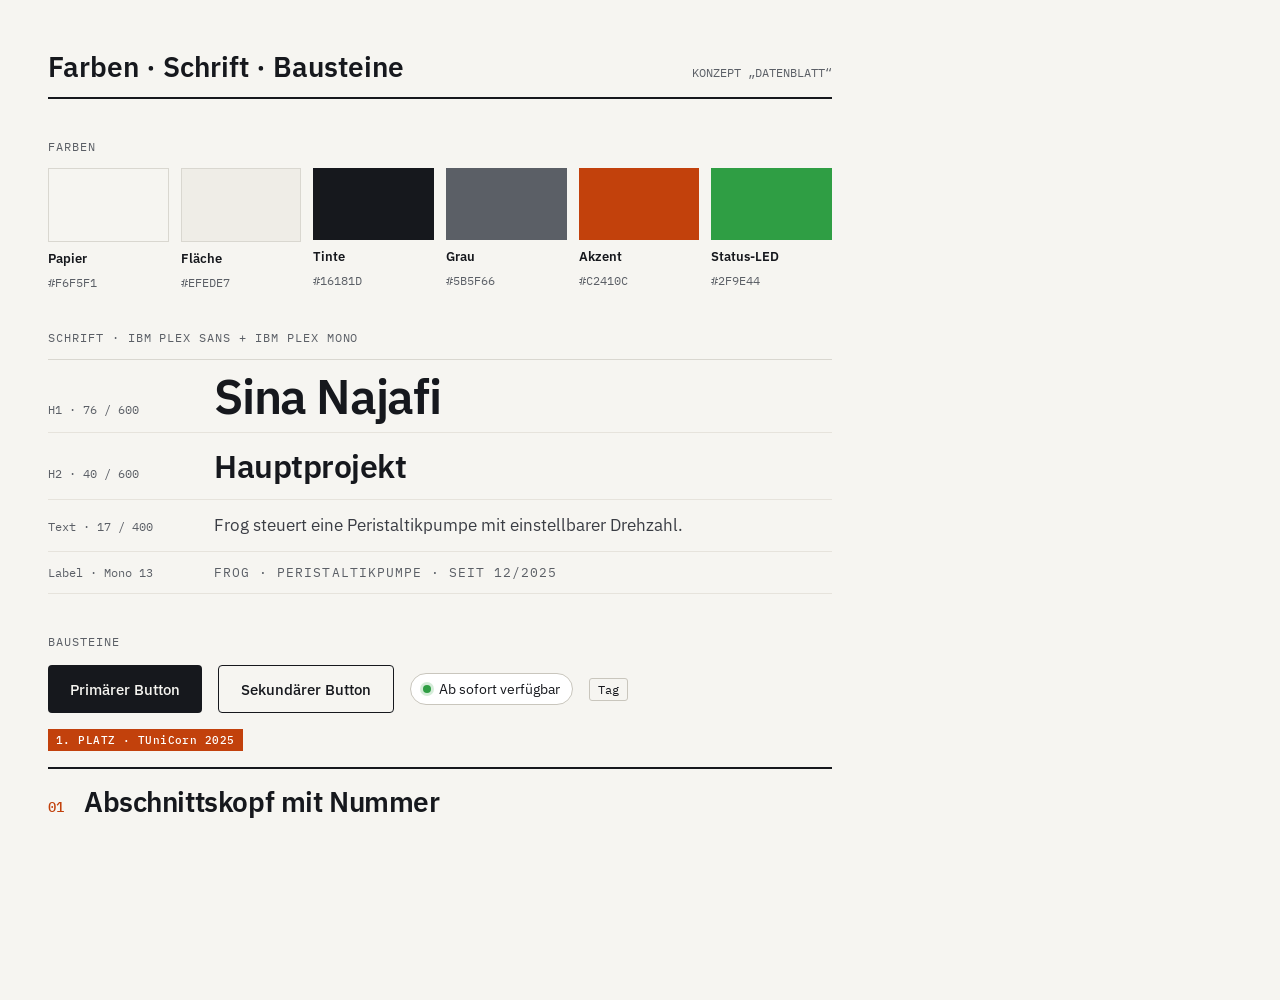
<file: design/reference/tokens.html>
<!doctype html>
<html lang="de">
<head>
<meta charset="utf-8">
<meta name="viewport" content="width=device-width, initial-scale=1">
<title>Farben, Schrift und Bausteine</title>
<link href="https://fonts.googleapis.com/css2?family=IBM+Plex+Mono:wght@400;500;600&amp;family=IBM+Plex+Sans:wght@400;500;600;700&amp;display=swap" rel="stylesheet">
<style>
body{margin:0;background:#F6F5F1}
a{color:#16181D}
a:hover{color:#C2410C}
</style>
</head>
<body>
<div style="width: 880px; height: 1000px; box-sizing: border-box; padding: 48px; display: flex; flex-direction: column; gap: 40px; font-family: 'IBM Plex Sans', 'Helvetica Neue', Arial, sans-serif; color: #16181D; background: #F6F5F1">

<div style="display: flex; align-items: baseline; justify-content: space-between; border-bottom: 2px solid #16181D; padding-bottom: 12px">
<h1 style="margin: 0; font-size: 28px; font-weight: 600">Farben · Schrift · Bausteine</h1>
<span style="font-family: 'IBM Plex Mono', ui-monospace, Menlo, monospace; font-size: 12px; color: #5B5F66">KONZEPT „DATENBLATT“</span>
</div>

<div style="display: flex; flex-direction: column; gap: 14px">
<span style="font-family: 'IBM Plex Mono', ui-monospace, Menlo, monospace; font-size: 12px; letter-spacing: 0.08em; color: #5B5F66">FARBEN</span>
<div style="display: grid; grid-template-columns: repeat(6, minmax(0, 1fr)); gap: 12px">
<div style="display: flex; flex-direction: column; gap: 8px"><div style="height: 72px; background: #F6F5F1; border: 1px solid #D9D7D0"></div><span style="font-size: 13px; font-weight: 600">Papier</span><span style="font-family: 'IBM Plex Mono', ui-monospace, Menlo, monospace; font-size: 12px; color: #5B5F66">#F6F5F1</span></div>
<div style="display: flex; flex-direction: column; gap: 8px"><div style="height: 72px; background: #EFEDE7; border: 1px solid #D9D7D0"></div><span style="font-size: 13px; font-weight: 600">Fläche</span><span style="font-family: 'IBM Plex Mono', ui-monospace, Menlo, monospace; font-size: 12px; color: #5B5F66">#EFEDE7</span></div>
<div style="display: flex; flex-direction: column; gap: 8px"><div style="height: 72px; background: #16181D"></div><span style="font-size: 13px; font-weight: 600">Tinte</span><span style="font-family: 'IBM Plex Mono', ui-monospace, Menlo, monospace; font-size: 12px; color: #5B5F66">#16181D</span></div>
<div style="display: flex; flex-direction: column; gap: 8px"><div style="height: 72px; background: #5B5F66"></div><span style="font-size: 13px; font-weight: 600">Grau</span><span style="font-family: 'IBM Plex Mono', ui-monospace, Menlo, monospace; font-size: 12px; color: #5B5F66">#5B5F66</span></div>
<div style="display: flex; flex-direction: column; gap: 8px"><div style="height: 72px; background: #C2410C"></div><span style="font-size: 13px; font-weight: 600">Akzent</span><span style="font-family: 'IBM Plex Mono', ui-monospace, Menlo, monospace; font-size: 12px; color: #5B5F66">#C2410C</span></div>
<div style="display: flex; flex-direction: column; gap: 8px"><div style="height: 72px; background: #2F9E44"></div><span style="font-size: 13px; font-weight: 600">Status-LED</span><span style="font-family: 'IBM Plex Mono', ui-monospace, Menlo, monospace; font-size: 12px; color: #5B5F66">#2F9E44</span></div>
</div>
</div>

<div style="display: flex; flex-direction: column; gap: 14px">
<span style="font-family: 'IBM Plex Mono', ui-monospace, Menlo, monospace; font-size: 12px; letter-spacing: 0.08em; color: #5B5F66">SCHRIFT · IBM PLEX SANS + IBM PLEX MONO</span>
<div style="display: flex; flex-direction: column; border-top: 1px solid #D9D7D0">
<div style="display: grid; grid-template-columns: 150px minmax(0, 1fr); align-items: baseline; gap: 16px; padding: 12px 0; border-bottom: 1px solid #E6E3DC"><span style="font-family: 'IBM Plex Mono', ui-monospace, Menlo, monospace; font-size: 12px; color: #5B5F66">H1 · 76 / 600</span><span style="font-size: 48px; line-height: 1; font-weight: 600; letter-spacing: -0.025em">Sina Najafi</span></div>
<div style="display: grid; grid-template-columns: 150px minmax(0, 1fr); align-items: baseline; gap: 16px; padding: 12px 0; border-bottom: 1px solid #E6E3DC"><span style="font-family: 'IBM Plex Mono', ui-monospace, Menlo, monospace; font-size: 12px; color: #5B5F66">H2 · 40 / 600</span><span style="font-size: 32px; font-weight: 600; letter-spacing: -0.015em">Hauptprojekt</span></div>
<div style="display: grid; grid-template-columns: 150px minmax(0, 1fr); align-items: baseline; gap: 16px; padding: 12px 0; border-bottom: 1px solid #E6E3DC"><span style="font-family: 'IBM Plex Mono', ui-monospace, Menlo, monospace; font-size: 12px; color: #5B5F66">Text · 17 / 400</span><span style="font-size: 17px; line-height: 1.6; color: #3A3D44">Frog steuert eine Peristaltikpumpe mit einstellbarer Drehzahl.</span></div>
<div style="display: grid; grid-template-columns: 150px minmax(0, 1fr); align-items: baseline; gap: 16px; padding: 12px 0; border-bottom: 1px solid #E6E3DC"><span style="font-family: 'IBM Plex Mono', ui-monospace, Menlo, monospace; font-size: 12px; color: #5B5F66">Label · Mono 13</span><span style="font-family: 'IBM Plex Mono', ui-monospace, Menlo, monospace; font-size: 13px; letter-spacing: 0.08em; color: #5B5F66">FROG · PERISTALTIKPUMPE · SEIT 12/2025</span></div>
</div>
</div>

<div style="display: flex; flex-direction: column; gap: 16px">
<span style="font-family: 'IBM Plex Mono', ui-monospace, Menlo, monospace; font-size: 12px; letter-spacing: 0.08em; color: #5B5F66">BAUSTEINE</span>
<div style="display: flex; flex-wrap: wrap; align-items: center; gap: 16px">
<a href="#" style="display: inline-flex; align-items: center; gap: 10px; min-height: 48px; padding: 0 22px; box-sizing: border-box; background: #16181D; color: #F6F5F1; border-radius: 4px; text-decoration: none; font-size: 15px; font-weight: 500">Primärer Button</a>
<a href="#" style="display: inline-flex; align-items: center; min-height: 48px; padding: 0 22px; box-sizing: border-box; border: 1px solid #16181D; border-radius: 4px; text-decoration: none; font-size: 15px; font-weight: 500">Sekundärer Button</a>
<span style="display: inline-flex; align-items: center; gap: 8px; padding: 6px 12px; border: 1px solid #C9C6BD; border-radius: 999px; background: #FFFFFF; font-size: 14px"><span aria-hidden="true" style="width: 8px; height: 8px; border-radius: 50%; background: #2F9E44; box-shadow: 0 0 0 3px rgba(47, 158, 68, 0.2)"></span>Ab sofort verfügbar</span>
<span style="padding: 3px 8px; border: 1px solid #C9C6BD; border-radius: 3px; font-family: 'IBM Plex Mono', ui-monospace, Menlo, monospace; font-size: 12px">Tag</span>
<span style="padding: 4px 8px; background: #C2410C; color: #FFFFFF; font-family: 'IBM Plex Mono', ui-monospace, Menlo, monospace; font-size: 11px; font-weight: 500; letter-spacing: 0.04em">1. PLATZ · TUniCorn 2025</span>
</div>
<div style="display: flex; align-items: baseline; gap: 20px; border-top: 2px solid #16181D; padding-top: 14px">
<span style="font-family: 'IBM Plex Mono', ui-monospace, Menlo, monospace; font-size: 14px; font-weight: 500; color: #C2410C">01</span>
<span style="font-size: 28px; font-weight: 600; letter-spacing: -0.015em">Abschnittskopf mit Nummer</span>
</div>
</div>

</div>
</body>
</html>
</file>
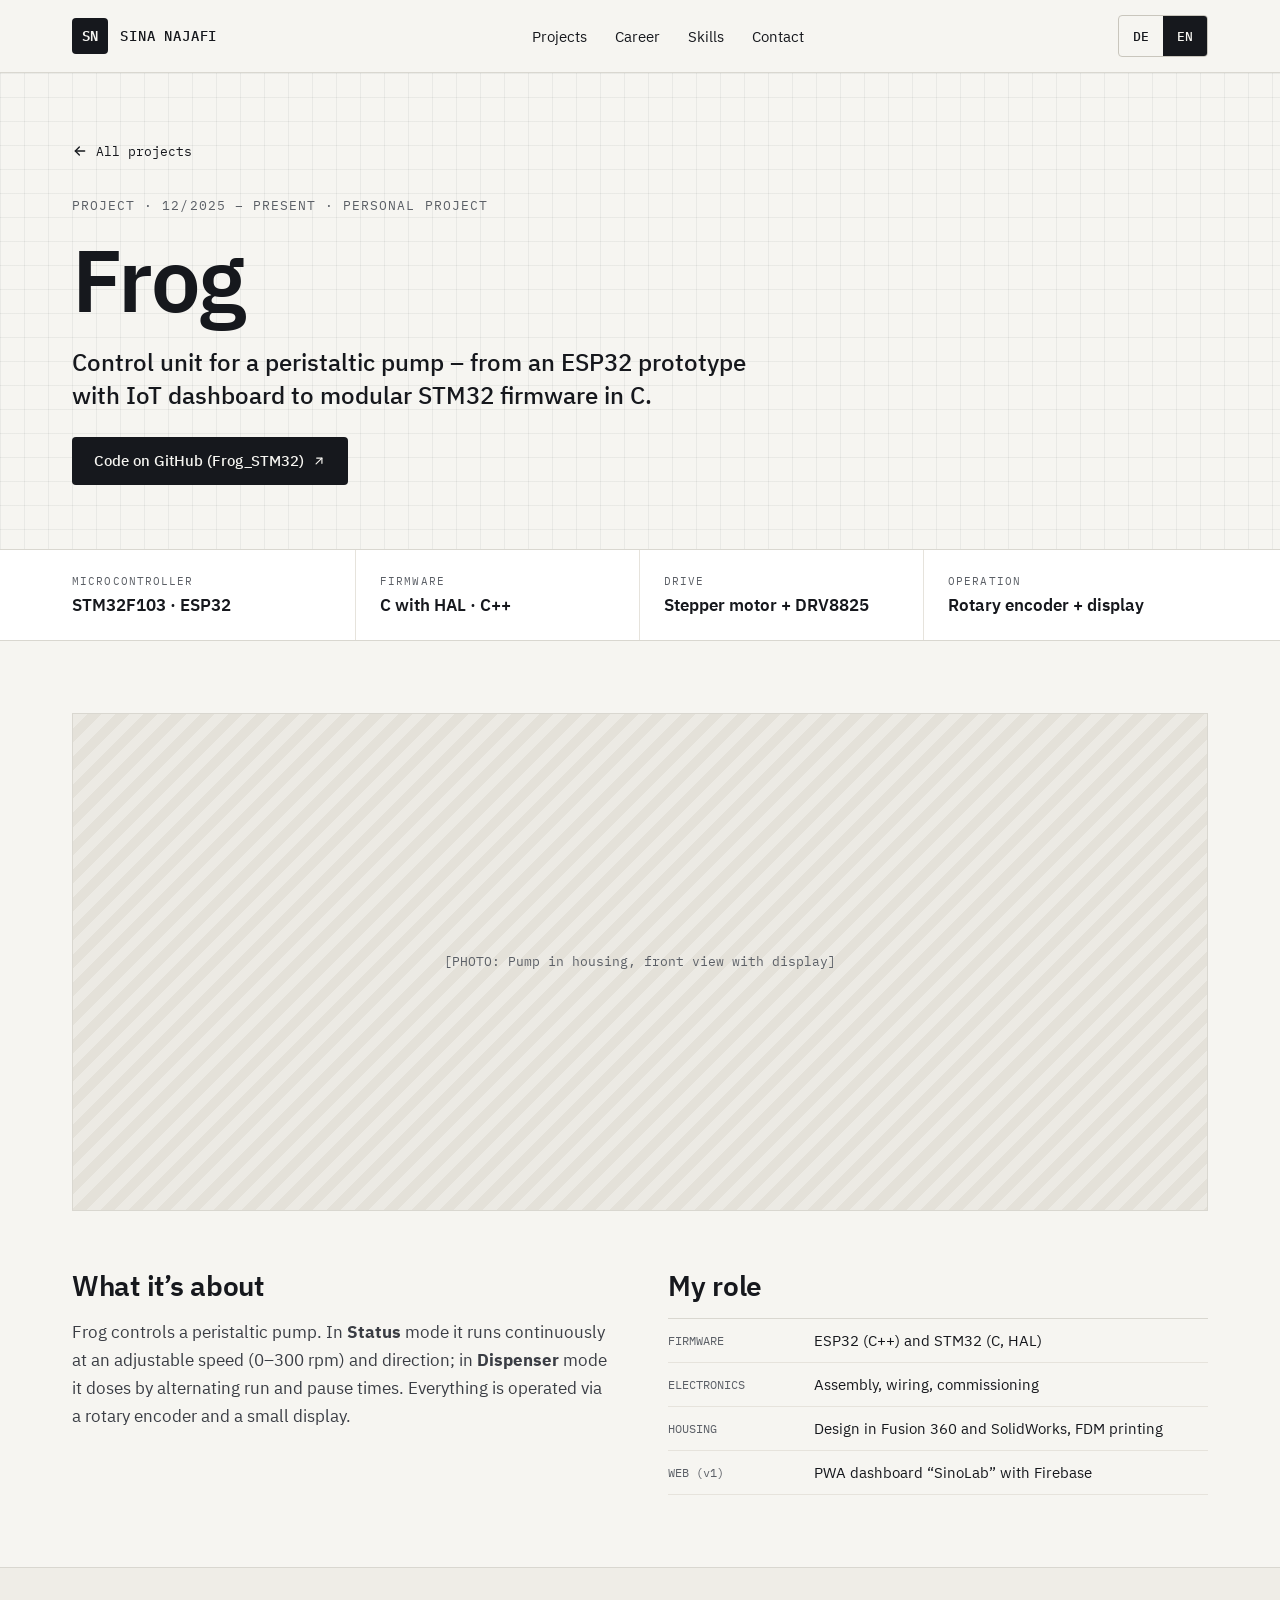
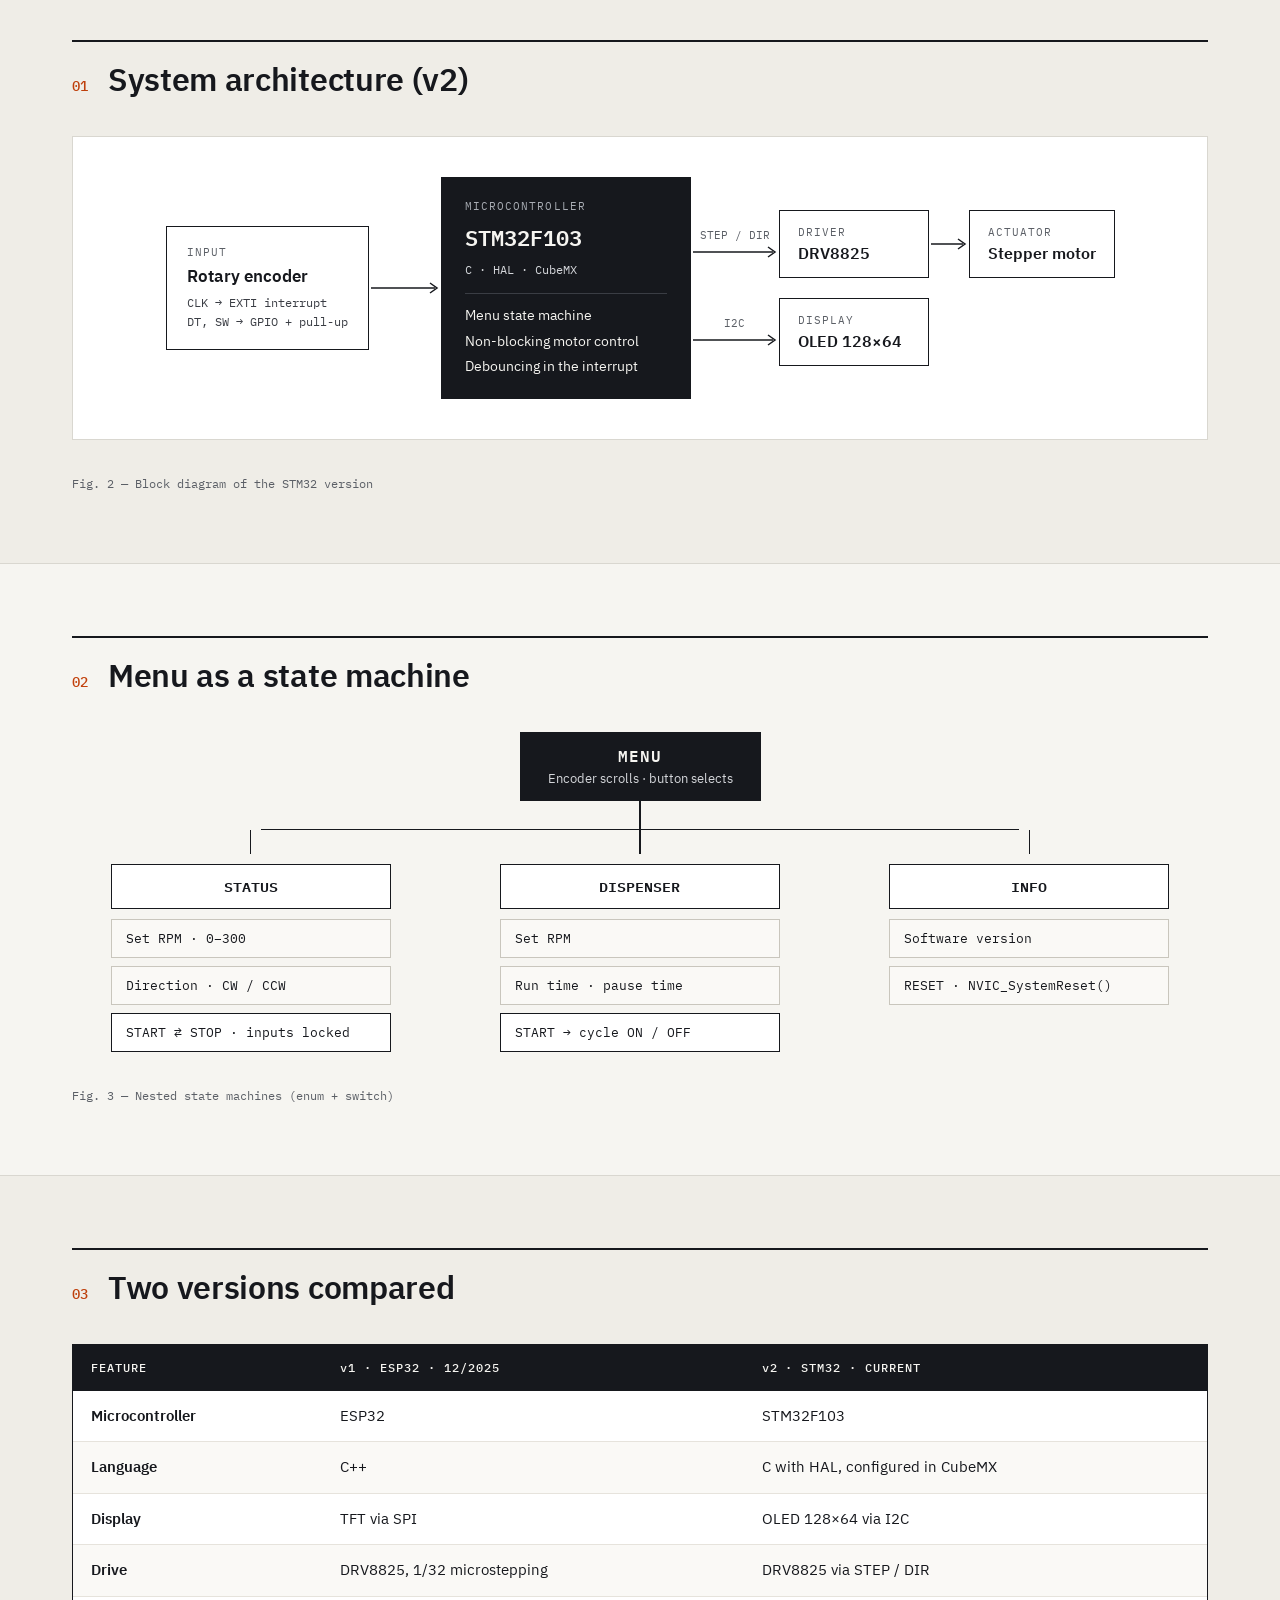
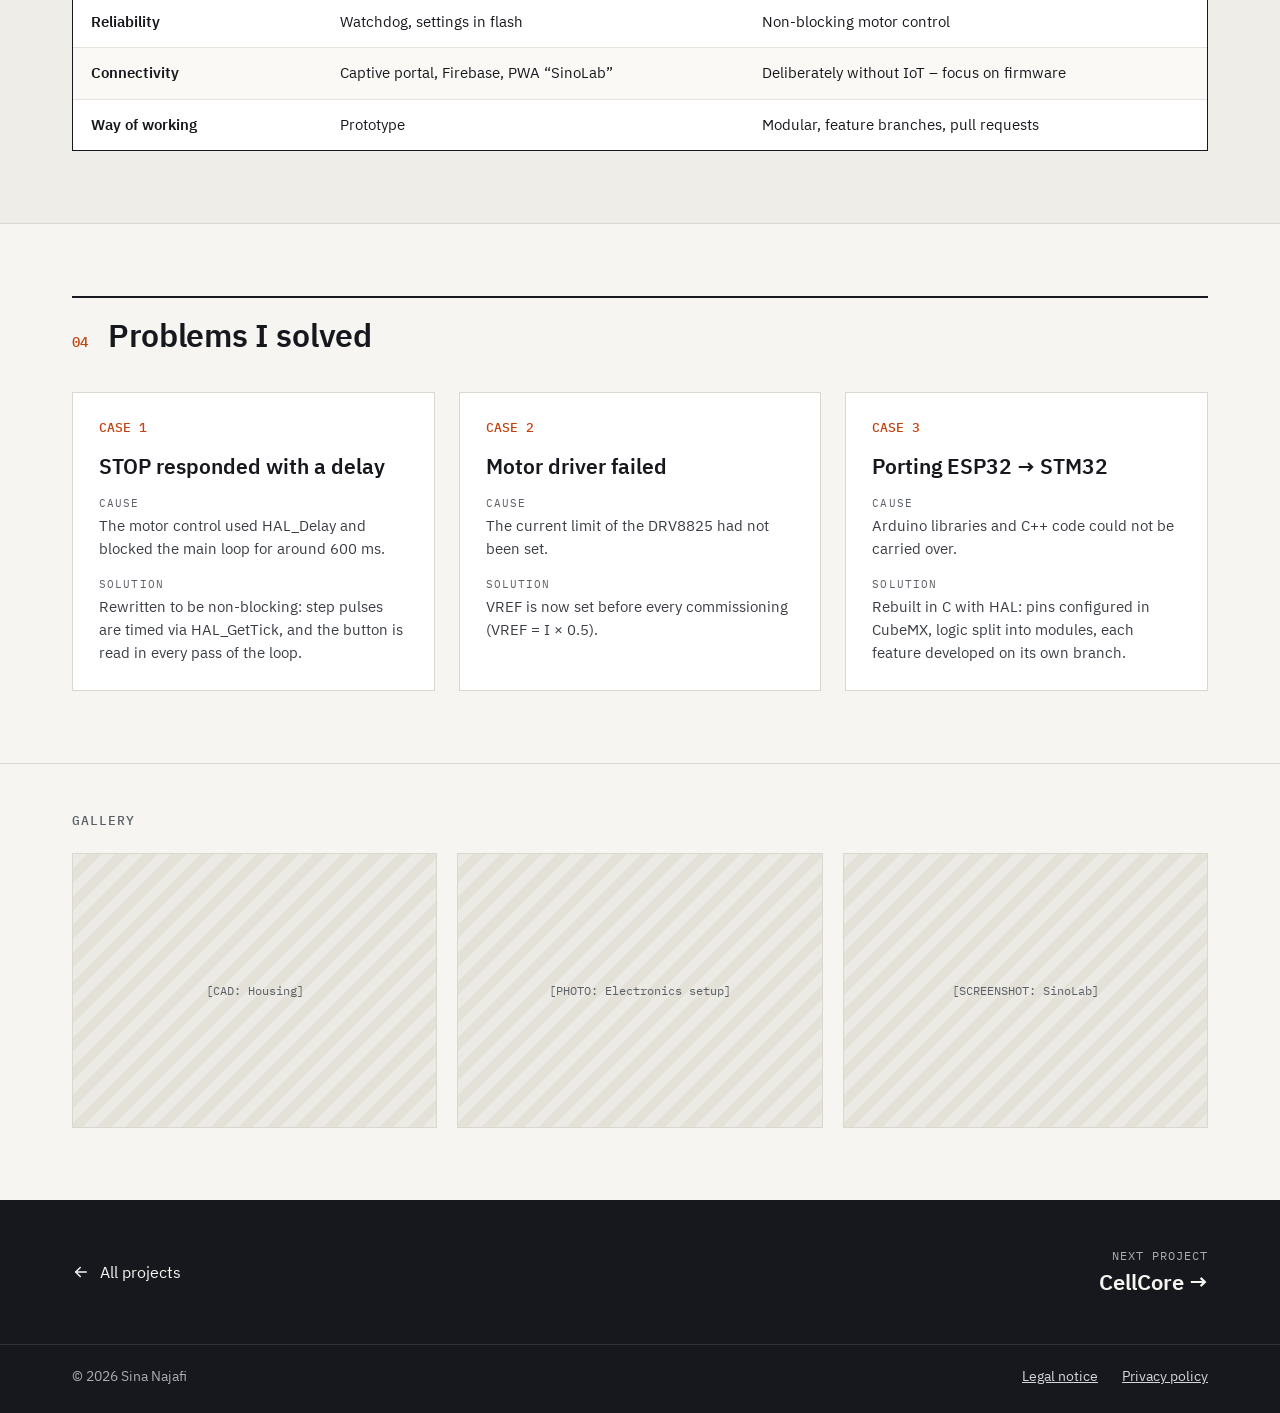
<file: en/projects/frog.html>
<!doctype html>
<html lang="en">
<head>
<meta charset="utf-8">
<meta name="viewport" content="width=device-width, initial-scale=1">
<title>Frog – Pump control with STM32 | Sina Najafi</title>
<meta name="description" content="Frog: control unit for a peristaltic pump – from an ESP32 prototype with IoT dashboard to modular STM32 firmware in C. A project by Sina Najafi.">

<!-- Language versions -->
<link rel="alternate" hreflang="de" href="../../projekte/frog.html">
<link rel="alternate" hreflang="en" href="frog.html">
<link rel="alternate" hreflang="x-default" href="../../projekte/frog.html">

<!-- Preview when the link is shared -->
<meta property="og:type" content="article">
<meta property="og:locale" content="en_GB">
<meta property="og:locale:alternate" content="de_DE">
<meta property="og:title" content="Frog – Pump control with STM32">
<meta property="og:description" content="From an ESP32 prototype with IoT dashboard to modular STM32 firmware in C.">

<link rel="icon" href="../../assets/img/favicon.svg" type="image/svg+xml">
<link rel="preload" href="../../assets/fonts/IBMPlexSans-Regular.woff2" as="font" type="font/woff2" crossorigin>
<link rel="preload" href="../../assets/fonts/IBMPlexMono-Medium.woff2" as="font" type="font/woff2" crossorigin>
<link rel="stylesheet" href="../../assets/css/style.css">
<script src="../../assets/js/main.js" defer></script>
</head>
<body>

<a class="skip-link" href="#content">Skip to content</a>

<!-- ===================== HEADER ===================== -->
<header class="site-header">
  <div class="container site-header__inner">
    <a class="brand" href="../index.html">
      <span class="brand__mark" aria-hidden="true">SN</span>
      <span class="brand__name">SINA NAJAFI</span>
    </a>

    <nav class="main-nav" id="main-nav" aria-label="Main navigation">
      <a href="../index.html#projects">Projects</a>
      <a href="../index.html#career">Career</a>
      <a href="../index.html#skills">Skills</a>
      <a href="../index.html#contact">Contact</a>
      <a class="main-nav__cv" href="../../assets/cv/Lebenslauf_Sina_Najafi.pdf" type="application/pdf">
        <svg aria-hidden="true" width="16" height="16" viewBox="0 0 24 24" fill="none" stroke="currentColor" stroke-width="2" stroke-linecap="round" stroke-linejoin="round"><path d="M12 4v11"/><path d="M7 10l5 5 5-5"/><path d="M5 20h14"/></svg>
        CV
      </a>
    </nav>

    <div class="header-actions">
      <div class="lang-switch" role="group" aria-label="Choose language">
        <a href="../../projekte/frog.html" hreflang="de" lang="de" aria-label="Sprache: Deutsch">DE</a>
        <a href="frog.html" hreflang="en" lang="en" aria-current="page" aria-label="Language: English">EN</a>
      </div>
      <button class="menu-toggle" type="button" aria-expanded="false" aria-controls="main-nav" aria-label="Open menu" data-label-open="Open menu" data-label-close="Close menu">
        <svg class="icon-open" aria-hidden="true" width="20" height="20" viewBox="0 0 24 24" fill="none" stroke="currentColor" stroke-width="2" stroke-linecap="round"><path d="M4 7h16"/><path d="M4 12h16"/><path d="M4 17h16"/></svg>
        <svg class="icon-close" aria-hidden="true" width="20" height="20" viewBox="0 0 24 24" fill="none" stroke="currentColor" stroke-width="2" stroke-linecap="round"><path d="M6 6l12 12"/><path d="M18 6L6 18"/></svg>
      </button>
    </div>
  </div>
</header>

<main id="content">

<!-- ===================== PROJECT HERO ===================== -->
<section class="project-hero paper-grid" aria-labelledby="project-title">
  <div class="container project-hero__inner">
    <a class="back-link" href="../index.html#projects">
      <svg aria-hidden="true" width="16" height="16" viewBox="0 0 24 24" fill="none" stroke="currentColor" stroke-width="2" stroke-linecap="round" stroke-linejoin="round"><path d="M19 12H5"/><path d="M11 6l-6 6 6 6"/></svg>
      All projects
    </a>
    <p class="eyebrow">PROJECT · 12/2025 – PRESENT · PERSONAL PROJECT</p>
    <h1 class="project-hero__title" id="project-title">Frog</h1>
    <p class="project-hero__lead">Control unit for a peristaltic pump – from an ESP32 prototype with IoT dashboard to modular STM32 firmware in C.</p>
    <div class="btn-row">
      <a class="btn btn--primary btn--md" href="https://github.com/sinanajafi52/Frog_STM32">
        Code on GitHub (Frog_STM32)
        <svg aria-hidden="true" width="14" height="14" viewBox="0 0 24 24" fill="none" stroke="currentColor" stroke-width="2" stroke-linecap="round" stroke-linejoin="round"><path d="M7 17L17 7"/><path d="M8 7h9v9"/></svg>
      </a>
    </div>
  </div>
</section>

<!-- ===================== KEY FACTS ===================== -->
<section class="facts" aria-label="Key facts">
  <dl class="container facts__inner">
    <div class="fact"><dt class="fact__label">MICROCONTROLLER</dt><dd class="fact__value">STM32F103 · ESP32</dd></div>
    <div class="fact"><dt class="fact__label">FIRMWARE</dt><dd class="fact__value">C with HAL · C++</dd></div>
    <div class="fact"><dt class="fact__label">DRIVE</dt><dd class="fact__value">Stepper motor + DRV8825</dd></div>
    <div class="fact"><dt class="fact__label">OPERATION</dt><dd class="fact__value">Rotary encoder + display</dd></div>
  </dl>
</section>

<!-- ===================== OVERVIEW ===================== -->
<section aria-label="Overview">
  <div class="container overview__inner">
    <!-- Replace with <img src="../../assets/img/frog-front.jpg" alt="..."> when the photo exists -->
    <div class="placeholder project-photo" role="img" aria-label="Placeholder for a large photo of the pump">[PHOTO: Pump in housing, front view with display]</div>

    <div class="overview">
      <div class="overview__col">
        <h2 class="overview__title">What it’s about</h2>
        <p class="overview__text">Frog controls a peristaltic pump. In <strong>Status</strong> mode it runs continuously at an adjustable speed (0–300 rpm) and direction; in <strong>Dispenser</strong> mode it doses by alternating run and pause times. Everything is operated via a rotary encoder and a small display.</p>
      </div>
      <div class="overview__col">
        <h2 class="overview__title">My role</h2>
        <dl class="role-list">
          <div><dt>FIRMWARE</dt><dd>ESP32 (C++) and STM32 (C, HAL)</dd></div>
          <div><dt>ELECTRONICS</dt><dd>Assembly, wiring, commissioning</dd></div>
          <div><dt>HOUSING</dt><dd>Design in Fusion 360 and SolidWorks, FDM printing</dd></div>
          <div><dt>WEB (v1)</dt><dd>PWA dashboard “SinoLab” with Firebase</dd></div>
        </dl>
      </div>
    </div>
  </div>
</section>

<!-- ===================== 01 SYSTEM ARCHITECTURE ===================== -->
<section class="psection psection--alt" aria-labelledby="h-arch">
  <div class="container psection__inner">
    <div class="section-head section-head--sm">
      <span class="section-head__num">01</span>
      <h2 class="section-head__title" id="h-arch">System architecture (v2)</h2>
    </div>

    <div class="arch" role="region" aria-label="Fig. 2 — Block diagram of the STM32 version" tabindex="0">
      <div class="arch-box arch-box--input">
        <span class="label-xs">INPUT</span>
        <span class="arch-box__name">Rotary encoder</span>
        <span class="arch-box__detail">CLK → EXTI interrupt<br>DT, SW → GPIO + pull-up</span>
      </div>
      <svg aria-hidden="true" width="72" height="16" viewBox="0 0 72 16"><path d="M2 8h64" stroke="#16181D" stroke-width="1.5"/><path d="M61 3l7 5-7 5" fill="none" stroke="#16181D" stroke-width="1.5"/></svg>
      <div class="arch-mcu">
        <span class="label-xs">MICROCONTROLLER</span>
        <span class="arch-mcu__name">STM32F103</span>
        <span class="arch-mcu__stack">C · HAL · CubeMX</span>
        <ul class="arch-mcu__tasks">
          <li>Menu state machine</li>
          <li>Non-blocking motor control</li>
          <li>Debouncing in the interrupt</li>
        </ul>
      </div>
      <div class="arch-signals">
        <div class="arch-signal"><span>STEP / DIR</span><svg aria-hidden="true" width="88" height="16" viewBox="0 0 88 16"><path d="M2 8h80" stroke="#16181D" stroke-width="1.5"/><path d="M77 3l7 5-7 5" fill="none" stroke="#16181D" stroke-width="1.5"/></svg></div>
        <div class="arch-signal"><span>I2C</span><svg aria-hidden="true" width="88" height="16" viewBox="0 0 88 16"><path d="M2 8h80" stroke="#16181D" stroke-width="1.5"/><path d="M77 3l7 5-7 5" fill="none" stroke="#16181D" stroke-width="1.5"/></svg></div>
      </div>
      <div class="arch-outputs">
        <div class="arch-row">
          <div class="arch-box arch-box--wide">
            <span class="label-xs">DRIVER</span>
            <span class="arch-box__name">DRV8825</span>
          </div>
          <svg aria-hidden="true" width="40" height="16" viewBox="0 0 40 16"><path d="M2 8h32" stroke="#16181D" stroke-width="1.5"/><path d="M29 3l7 5-7 5" fill="none" stroke="#16181D" stroke-width="1.5"/></svg>
          <div class="arch-box">
            <span class="label-xs">ACTUATOR</span>
            <span class="arch-box__name">Stepper motor</span>
          </div>
        </div>
        <div class="arch-box arch-box--wide">
          <span class="label-xs">DISPLAY</span>
          <span class="arch-box__name">OLED 128×64</span>
        </div>
      </div>
    </div>
    <p class="caption">Fig. 2 — Block diagram of the STM32 version</p>
  </div>
</section>

<!-- ===================== 02 MENU ===================== -->
<section class="psection" aria-labelledby="h-menu">
  <div class="container psection__inner">
    <div class="section-head section-head--sm">
      <span class="section-head__num">02</span>
      <h2 class="section-head__title" id="h-menu">Menu as a state machine</h2>
    </div>

    <div class="fsm">
      <div class="fsm__root">
        <span class="fsm__root-title">MENU</span>
        <span class="fsm__root-sub">Encoder scrolls · button selects</span>
      </div>
      <div class="fsm__stem"></div>
      <div class="fsm__bar"></div>
      <div class="fsm__branches">
        <div class="fsm__branch">
          <div class="fsm__state">STATUS</div>
          <ul class="fsm__options">
            <li>Set RPM · 0–300</li>
            <li>Direction · CW / CCW</li>
            <li class="fsm__action">START ⇄ STOP · inputs locked</li>
          </ul>
        </div>
        <div class="fsm__branch">
          <div class="fsm__state">DISPENSER</div>
          <ul class="fsm__options">
            <li>Set RPM</li>
            <li>Run time · pause time</li>
            <li class="fsm__action">START → cycle ON / OFF</li>
          </ul>
        </div>
        <div class="fsm__branch">
          <div class="fsm__state">INFO</div>
          <ul class="fsm__options">
            <li>Software version</li>
            <li>RESET · NVIC_SystemReset()</li>
          </ul>
        </div>
      </div>
    </div>
    <p class="caption">Fig. 3 — Nested state machines (enum + switch)</p>
  </div>
</section>

<!-- ===================== 03 COMPARISON ===================== -->
<section class="psection psection--alt" aria-labelledby="h-compare">
  <div class="container psection__inner">
    <div class="section-head section-head--sm">
      <span class="section-head__num">03</span>
      <h2 class="section-head__title" id="h-compare">Two versions compared</h2>
    </div>

    <div class="table-wrap" role="region" aria-label="Table: Two versions compared" tabindex="0">
      <table class="data-table compare-table">
        <thead>
          <tr>
            <th scope="col" class="col-feature">FEATURE</th>
            <th scope="col">v1 · ESP32 · 12/2025</th>
            <th scope="col">v2 · STM32 · CURRENT</th>
          </tr>
        </thead>
        <tbody>
          <tr><th scope="row">Microcontroller</th><td>ESP32</td><td>STM32F103</td></tr>
          <tr><th scope="row">Language</th><td>C++</td><td>C with HAL, configured in CubeMX</td></tr>
          <tr><th scope="row">Display</th><td>TFT via SPI</td><td>OLED 128×64 via I2C</td></tr>
          <tr><th scope="row">Drive</th><td>DRV8825, 1/32 microstepping</td><td>DRV8825 via STEP / DIR</td></tr>
          <tr><th scope="row">Reliability</th><td>Watchdog, settings in flash</td><td>Non-blocking motor control</td></tr>
          <tr><th scope="row">Connectivity</th><td>Captive portal, Firebase, PWA “SinoLab”</td><td>Deliberately without IoT – focus on firmware</td></tr>
          <tr><th scope="row">Way of working</th><td>Prototype</td><td>Modular, feature branches, pull requests</td></tr>
        </tbody>
      </table>
    </div>
  </div>
</section>

<!-- ===================== 04 PROBLEMS ===================== -->
<section class="psection" aria-labelledby="h-problems">
  <div class="container psection__inner">
    <div class="section-head section-head--sm">
      <span class="section-head__num">04</span>
      <h2 class="section-head__title" id="h-problems">Problems I solved</h2>
    </div>

    <div class="cases">
      <article class="case">
        <span class="case__num">CASE 1</span>
        <h3 class="case__title">STOP responded with a delay</h3>
        <div class="case__part"><span class="label-xs">CAUSE</span><p>The motor control used HAL_Delay and blocked the main loop for around 600 ms.</p></div>
        <div class="case__part"><span class="label-xs">SOLUTION</span><p>Rewritten to be non-blocking: step pulses are timed via HAL_GetTick, and the button is read in every pass of the loop.</p></div>
      </article>

      <article class="case">
        <span class="case__num">CASE 2</span>
        <h3 class="case__title">Motor driver failed</h3>
        <div class="case__part"><span class="label-xs">CAUSE</span><p>The current limit of the DRV8825 had not been set.</p></div>
        <div class="case__part"><span class="label-xs">SOLUTION</span><p>VREF is now set before every commissioning (VREF = I × 0.5).</p></div>
      </article>

      <article class="case">
        <span class="case__num">CASE 3</span>
        <h3 class="case__title">Porting ESP32 → STM32</h3>
        <div class="case__part"><span class="label-xs">CAUSE</span><p>Arduino libraries and C++ code could not be carried over.</p></div>
        <div class="case__part"><span class="label-xs">SOLUTION</span><p>Rebuilt in C with HAL: pins configured in CubeMX, logic split into modules, each feature developed on its own branch.</p></div>
      </article>
    </div>
  </div>
</section>

<!-- ===================== GALLERY ===================== -->
<section class="gallery-section" aria-labelledby="h-gallery">
  <div class="container gallery-section__inner">
    <h2 class="gallery-section__title" id="h-gallery">GALLERY</h2>
    <div class="gallery">
      <div class="placeholder gallery__item" role="img" aria-label="Placeholder for a CAD rendering of the housing">[CAD: Housing]</div>
      <div class="placeholder gallery__item" role="img" aria-label="Placeholder for a photo of the electronics setup">[PHOTO: Electronics setup]</div>
      <div class="placeholder gallery__item" role="img" aria-label="Placeholder for a screenshot of the SinoLab dashboard">[SCREENSHOT: SinoLab]</div>
    </div>
  </div>
</section>

<!-- ===================== PROJECT NAVIGATION ===================== -->
<nav class="project-nav" aria-label="Project navigation">
  <div class="container project-nav__inner">
    <a class="project-nav__back" href="../index.html#projects">
      <svg aria-hidden="true" width="18" height="18" viewBox="0 0 24 24" fill="none" stroke="currentColor" stroke-width="2" stroke-linecap="round" stroke-linejoin="round"><path d="M19 12H5"/><path d="M11 6l-6 6 6 6"/></svg>
      All projects
    </a>
    <a class="project-nav__next" href="../index.html#further-projects">
      <span class="project-nav__next-label">NEXT PROJECT</span>
      <span class="project-nav__next-title">CellCore →</span>
    </a>
  </div>
</nav>

</main>

<!-- ===================== FOOTER ===================== -->
<footer class="site-footer">
  <div class="container site-footer__inner">
    <span>© 2026 Sina Najafi</span>
    <div class="site-footer__links">
      <a href="../../impressum.html" hreflang="de">Legal notice</a>
      <a href="../../datenschutz.html" hreflang="de">Privacy policy</a>
    </div>
  </div>
</footer>

</body>
</html>
</file>
<file: assets/css/style.css>
/* ==========================================================================
   Sina Najafi – Portfolio
   One stylesheet for the whole site. Concept: "Datenblatt" (technical datasheet).

   Contents
   1. Fonts (self-hosted IBM Plex)
   2. Design tokens (colors, fonts, sizes)
   3. Base styles
   4. Layout helpers
   5. Buttons, pills, tags
   6. Header + navigation + mobile menu
   7. Hero + chip pinout
   8. Section header
   9. Main project (Hauptprojekt)
   10. Project cards (Weitere Projekte)
   11. Career (Werdegang)
   12. Skills (Kenntnisse)
   13. Contact + footer
   14. Project page (Frog)
   15. Responsive: tablet (<= 760px) and phone (<= 600px)
   ========================================================================== */


/* 1. Fonts ---------------------------------------------------------------- */
/* Files live in /assets/fonts (IBM Plex, SIL Open Font License).
   Self-hosted on purpose: no request goes to Google (GDPR). */

@font-face { font-family: "IBM Plex Sans"; font-style: normal; font-weight: 400; font-display: swap;
  src: url("../fonts/IBMPlexSans-Regular.woff2") format("woff2"); }
@font-face { font-family: "IBM Plex Sans"; font-style: italic; font-weight: 400; font-display: swap;
  src: url("../fonts/IBMPlexSans-Italic.woff2") format("woff2"); }
@font-face { font-family: "IBM Plex Sans"; font-style: normal; font-weight: 500; font-display: swap;
  src: url("../fonts/IBMPlexSans-Medium.woff2") format("woff2"); }
@font-face { font-family: "IBM Plex Sans"; font-style: normal; font-weight: 600; font-display: swap;
  src: url("../fonts/IBMPlexSans-SemiBold.woff2") format("woff2"); }
@font-face { font-family: "IBM Plex Sans"; font-style: normal; font-weight: 700; font-display: swap;
  src: url("../fonts/IBMPlexSans-Bold.woff2") format("woff2"); }

@font-face { font-family: "IBM Plex Mono"; font-style: normal; font-weight: 400; font-display: swap;
  src: url("../fonts/IBMPlexMono-Regular.woff2") format("woff2"); }
@font-face { font-family: "IBM Plex Mono"; font-style: normal; font-weight: 500; font-display: swap;
  src: url("../fonts/IBMPlexMono-Medium.woff2") format("woff2"); }
@font-face { font-family: "IBM Plex Mono"; font-style: normal; font-weight: 600; font-display: swap;
  src: url("../fonts/IBMPlexMono-SemiBold.woff2") format("woff2"); }


/* 2. Design tokens -------------------------------------------------------- */

:root {
  /* Main palette (from PROJECT.md) */
  --paper:   #F6F5F1;  /* page background */
  --surface: #EFEDE7;  /* alternating section background */
  --white:   #FFFFFF;  /* cards, tables */
  --ink:     #16181D;  /* text, dark sections, primary button */
  --text-2:  #3A3D44;  /* body copy */
  --muted:   #5B5F66;  /* labels, meta */
  --line:    #D9D7D0;  /* hairlines */
  --line-2:  #C9C6BD;  /* tag / chip borders */
  --accent:  #C2410C;  /* section numbers, award badge, mono subline */
  --accent-on-surface: #BE3F0B;  /* accent on --surface: a touch darker for 4.5:1 contrast */
  --led:     #2F9E44;  /* "available" status dot */

  /* Extra shades used in single places of the reference design */
  --pin-grey:     #6B6F76;  /* chip pin numbers, GND / VCC labels */
  --chip-detail:  #2A2D34;  /* chip notch + pin-1 dot */
  --chip-rev:     #F2A06B;  /* "REV. 2026" on the chip */
  --on-dark-2:    #A9ADB4;  /* muted text on dark backgrounds */
  --on-dark-link: #D4D6DA;  /* footer links */
  --dark-line:    #2E3138;  /* hairline on dark background */
  --row-line:     #E6E3DC;  /* lines inside tables */
  --row-alt:      #FAF9F6;  /* every second table row */
  --cell-label:   #F0EEE8;  /* label column of the Frog spec table */
  --dashed:       #8C8F96;  /* dashed "in training" box */
  --stripe-1:     #ECEAE4;  /* image placeholder stripes */
  --stripe-2:     #E4E1D9;

  /* Fonts */
  --font-sans: "IBM Plex Sans", "Helvetica Neue", Arial, sans-serif;
  --font-mono: "IBM Plex Mono", ui-monospace, Menlo, monospace;

  /* Layout */
  --content-max: 1200px;
  --gutter: 32px;          /* side padding (20px on phones) */
  --section-pad: 112px;    /* vertical section padding */
  --section-gap: 48px;     /* space between section header and content */
  --radius: 4px;
}


/* 3. Base ----------------------------------------------------------------- */

*,
*::before,
*::after { box-sizing: border-box; }

html { -webkit-text-size-adjust: 100%; }

body {
  margin: 0;
  background: var(--paper);
  color: var(--ink);
  font-family: var(--font-sans);
  overflow-wrap: break-word;   /* long words wrap instead of overflowing on very small phones */
}

/* Footer stays at the bottom of the window, even on short pages (Impressum) */
body { display: flex; flex-direction: column; min-height: 100vh; }
main { flex: 1 0 auto; }

h1, h2, h3, h4, p, figure, dl, dd { margin: 0; }

a { color: var(--ink); }
a:hover { color: var(--accent); }

/* Visible keyboard focus everywhere */
:focus-visible {
  outline: 2px solid var(--accent);
  outline-offset: 2px;
}

/* Hidden visually, still read by screen readers */
.visually-hidden {
  position: absolute !important;
  width: 1px; height: 1px;
  padding: 0; margin: -1px;
  overflow: hidden; clip: rect(0 0 0 0);
  white-space: nowrap; border: 0;
}

/* "Skip to content" link: appears only when focused with the keyboard */
.skip-link {
  position: absolute;
  left: 16px; top: -100px;
  z-index: 100;
  padding: 12px 16px;
  background: var(--ink);
  color: var(--paper);
  font-size: 15px;
  border-radius: var(--radius);
}
.skip-link:focus { top: 12px; color: var(--paper); }

.mono { font-family: var(--font-mono); }


/* 4. Layout helpers ------------------------------------------------------- */

.container {
  max-width: var(--content-max);
  margin: 0 auto;
  padding-left: var(--gutter);
  padding-right: var(--gutter);
}

/* 24px graph-paper grid (hero background) */
.paper-grid {
  background-image:
    linear-gradient(rgba(22, 24, 29, .055) 1px, transparent 1px),
    linear-gradient(90deg, rgba(22, 24, 29, .055) 1px, transparent 1px);
  background-size: 24px 24px;
}

/* Striped image placeholder – stays until real photos exist */
.placeholder {
  display: flex;
  align-items: center;
  justify-content: center;
  text-align: center;
  background-image: repeating-linear-gradient(135deg, var(--stripe-1) 0 10px, var(--stripe-2) 10px 20px);
  font-family: var(--font-mono);
  font-size: 13px;
  color: var(--muted);
}

/* Real photos that replace a placeholder keep the same size and crop to fit */
img.feature__photo,
img.feature__thumb,
img.card__img,
img.project-photo,
img.gallery__item {
  display: block;
  box-sizing: border-box;
  width: 100%;
  height: auto;
  padding: 0;
  object-fit: cover;
}

/* Small label above content, e.g. "DATENBLATT · SN-01 · REV. 11/2026" */
.eyebrow {
  font-family: var(--font-mono);
  font-size: 13px;
  letter-spacing: 0.08em;
  color: var(--muted);
}


/* 5. Buttons, pills, tags ------------------------------------------------- */

.btn {
  display: inline-flex;
  align-items: center;
  gap: 10px;
  min-height: 50px;
  padding: 0 24px;
  border: 0;
  border-radius: var(--radius);
  text-decoration: none;
  font-size: 16px;
  font-weight: 500;
}

/* Dark filled button */
.btn--primary { background: var(--ink); color: var(--paper); }
.btn--primary:hover { color: var(--paper); }

/* Outlined button */
.btn--outline { border: 1px solid var(--ink); background: transparent; }

/* Sizes */
.btn--sm { min-height: 44px; padding: 0 16px; gap: 8px; font-size: 14px; }  /* header */
.btn--md { min-height: 48px; padding: 0 22px; font-size: 15px; }            /* project */
.btn--lg { min-height: 52px; padding: 0 26px; font-size: 16px; }            /* contact */
.btn--md.btn--outline { gap: 8px; }

/* Buttons on the dark contact section */
.btn--light { background: var(--paper); color: var(--ink); }
.btn--light:hover { color: var(--ink); }
.btn--outline-light { border: 1px solid var(--paper); color: var(--paper); }
.btn--outline-light:hover { color: var(--paper); }

.btn-row { display: flex; flex-wrap: wrap; gap: 14px; }

/* Rounded status pills in the hero */
.pills { display: flex; flex-wrap: wrap; gap: 10px; margin: 0; padding: 0; list-style: none; }
.pill {
  display: inline-flex;
  align-items: center;
  gap: 8px;
  padding: 6px 12px;
  border: 1px solid var(--line-2);
  border-radius: 999px;
  background: var(--white);
  font-size: 14px;
}
.status-dot {
  width: 8px; height: 8px;
  border-radius: 50%;
  background: var(--led);
  box-shadow: 0 0 0 3px rgba(47, 158, 68, 0.2);
}

/* Small technology tags on cards */
.tags { display: flex; flex-wrap: wrap; gap: 6px; margin: auto 0 0; padding: 0; list-style: none; }
.tag {
  padding: 3px 8px;
  border: 1px solid var(--line-2);
  border-radius: 3px;
  font-family: var(--font-mono);
  font-size: 12px;
}


/* 6. Header + navigation -------------------------------------------------- */

.site-header {
  position: relative;
  border-bottom: 1px solid var(--line);
  background: var(--paper);
}
.site-header__inner {
  display: flex;
  align-items: center;
  justify-content: space-between;
  gap: 20px;
  flex-wrap: wrap;
  padding-top: 14px;
  padding-bottom: 14px;
}

/* Logo: "SN" square + name */
.brand {
  display: flex;
  align-items: center;
  gap: 12px;
  min-height: 44px;
  text-decoration: none;
  color: var(--ink);
}
.brand__mark {
  display: inline-flex;
  align-items: center;
  justify-content: center;
  width: 36px; height: 36px;
  background: var(--ink);
  color: var(--paper);
  border-radius: var(--radius);
  font-family: var(--font-mono);
  font-size: 14px;
  font-weight: 600;
}
.brand__name {
  font-family: var(--font-mono);
  font-size: 14px;
  font-weight: 500;
  letter-spacing: 0.06em;
}

.main-nav {
  display: flex;
  align-items: center;
  gap: 28px;
  flex-wrap: wrap;
  font-size: 15px;
}
.main-nav a { text-decoration: none; }
.main-nav__cv { display: none; }   /* only shown inside the mobile menu */

.header-actions { display: flex; align-items: center; gap: 14px; }

/* DE / EN switch: two plain links to the other language version */
.lang-switch {
  display: flex;
  border: 1px solid var(--line-2);
  border-radius: var(--radius);
  overflow: hidden;
}
.lang-switch a {
  display: inline-flex;
  align-items: center;
  justify-content: center;
  min-width: 44px;
  min-height: 40px;
  background: transparent;
  color: var(--ink);
  text-decoration: none;
  font-family: var(--font-mono);
  font-size: 13px;
  font-weight: 500;
}
.lang-switch a[aria-current="page"] { background: var(--ink); color: var(--paper); }

/* Menu button: hidden on desktop, see section 15 */
.menu-toggle {
  display: none;
  align-items: center;
  justify-content: center;
  width: 44px; height: 44px;
  padding: 0;
  border: 1px solid var(--ink);
  border-radius: var(--radius);
  background: transparent;
  color: var(--ink);
  cursor: pointer;
}
.menu-toggle .icon-close { display: none; }
.menu-toggle[aria-expanded="true"] .icon-open { display: none; }
.menu-toggle[aria-expanded="true"] .icon-close { display: block; }


/* 7. Hero + chip pinout --------------------------------------------------- */

.hero { border-bottom: 1px solid var(--line); }
.hero__inner {
  display: grid;
  grid-template-columns: repeat(auto-fit, minmax(min(460px, 100%), 1fr));
  gap: 64px;
  align-items: center;
  padding-top: 96px;
  padding-bottom: 96px;
}
.hero__text { display: flex; flex-direction: column; gap: 28px; }
.hero__titles { display: flex; flex-direction: column; gap: 12px; }
.hero__name {
  font-size: 76px;
  line-height: 1;
  letter-spacing: -0.025em;
  font-weight: 600;
}
.hero__role { font-size: 28px; line-height: 1.25; font-weight: 500; }
.hero__stack {
  font-family: var(--font-mono);
  font-size: 15px;
  font-weight: 500;
  color: var(--accent);
}
.hero__lead {
  max-width: 540px;
  font-size: 18px;
  line-height: 1.6;
  color: var(--text-2);
  text-wrap: pretty;
}

/* GitHub / LinkedIn text links */
.social-links {
  display: flex;
  flex-wrap: wrap;
  gap: 24px;
  font-family: var(--font-mono);
  font-size: 14px;
}
.social-links a { display: inline-flex; align-items: center; gap: 6px; min-height: 44px; }

/* Chip: [left pins] [body] [right pins] */
.chip-figure {
  display: flex;
  flex-direction: column;
  align-items: center;
  gap: 22px;
}
.chip { display: flex; align-items: stretch; }

.chip__pins {
  display: flex;
  flex-direction: column;
  justify-content: space-around;
  height: 360px;
  padding: 20px 0;
}
.pin {
  display: flex;
  align-items: center;
  gap: 10px;
  height: 20px;
}
.chip__pins--left .pin { justify-content: flex-end; }

.pin__label {
  font-family: var(--font-mono);
  font-size: 14px;
  font-weight: 500;
  color: var(--ink);
}
.pin__label--power { color: var(--pin-grey); }   /* GND, VCC */

.pin__num {
  width: 16px;
  font-family: var(--font-mono);
  font-size: 10px;
  color: var(--pin-grey);
}
.chip__pins--left .pin__num { text-align: right; }

.pin__leg {
  width: 30px; height: 10px;
  border-radius: 1px;
  background: linear-gradient(#D6D9DE, #9AA0A8);
}

.chip__body {
  position: relative;
  display: flex;
  flex-direction: column;
  align-items: center;
  justify-content: center;
  gap: 12px;
  width: 230px;
  height: 360px;
  background: var(--ink);
  border-radius: 6px;
  box-shadow: 0 24px 48px rgba(22, 24, 29, 0.18);
  color: var(--paper);
}
.chip__notch {
  position: absolute;
  top: 0; left: 50%;
  transform: translateX(-50%);
  width: 38px; height: 19px;
  border-radius: 0 0 19px 19px;
  background: var(--chip-detail);
}
.chip__dot {
  position: absolute;
  top: 24px; left: 24px;
  width: 10px; height: 10px;
  border-radius: 50%;
  background: var(--chip-detail);
}
.chip__name {
  font-family: var(--font-mono);
  font-size: 30px;
  font-weight: 600;
  letter-spacing: 0.06em;
}
.chip__sub {
  font-family: var(--font-mono);
  font-size: 11px;
  letter-spacing: 0.14em;
  line-height: 1.6;
  text-align: center;
  color: var(--on-dark-2);
}
.chip__rev {
  margin-top: 10px;
  font-family: var(--font-mono);
  font-size: 11px;
  letter-spacing: 0.1em;
  color: var(--chip-rev);
}
.chip-figure figcaption {
  font-family: var(--font-mono);
  font-size: 12px;
  color: var(--muted);
}


/* 8. Sections + section header -------------------------------------------- */

.section { border-bottom: 1px solid var(--line); }
.section--alt { background: var(--surface); }
.section__inner {
  display: flex;
  flex-direction: column;
  gap: var(--section-gap);
  padding-top: var(--section-pad);
  padding-bottom: var(--section-pad);
}

/* 2px rule, orange number, title */
.section-head {
  display: flex;
  align-items: baseline;
  gap: 20px;
  flex-wrap: wrap;
  padding-top: 16px;
  border-top: 2px solid var(--ink);
}
.section-head__num {
  font-family: var(--font-mono);
  font-size: 14px;
  font-weight: 500;
  color: var(--accent);
}
.section--alt .section-head__num,
.psection--alt .section-head__num { color: var(--accent-on-surface); }
.section-head__title {
  font-size: 40px;
  font-weight: 600;
  letter-spacing: -0.015em;
}
.section-head__note {
  font-family: var(--font-mono);
  font-size: 13px;
  color: var(--muted);
}


/* 9. Main project (Hauptprojekt) ------------------------------------------ */

.feature {
  display: grid;
  grid-template-columns: repeat(auto-fit, minmax(min(500px, 100%), 1fr));
  gap: 56px;
  align-items: start;
}
.feature__media { display: flex; flex-direction: column; gap: 16px; }
.feature__photo { box-sizing: content-box; aspect-ratio: 4 / 3; border: 1px solid var(--line); }
.feature__thumbs { display: grid; grid-template-columns: repeat(2, minmax(0, 1fr)); gap: 16px; }
.feature__thumb {
  aspect-ratio: 4 / 3;
  padding: 8px;
  border: 1px solid var(--line);
  font-size: 12px;
}

.feature__body { display: flex; flex-direction: column; gap: 24px; }
.feature__title {
  font-size: 32px;
  line-height: 1.2;
  font-weight: 600;
  letter-spacing: -0.01em;
  text-wrap: balance;
}
.feature__text {
  font-size: 17px;
  line-height: 1.6;
  color: var(--text-2);
  text-wrap: pretty;
}

/* Version table v1 / v2 */
.spec { border: 1px solid var(--line); background: var(--white); }
.spec__row {
  display: grid;
  grid-template-columns: minmax(110px, 150px) minmax(0, 1fr);
  border-bottom: 1px solid var(--row-line);
}
.spec__row:last-child { border-bottom: 0; }
.spec__row dt {
  padding: 16px;
  background: var(--cell-label);
  font-family: var(--font-mono);
  font-size: 13px;
  line-height: 1.6;
}
.spec__row dd { padding: 16px; font-size: 15px; line-height: 1.55; }

/* Block diagram: Encoder -> STM32F103 -> DRV8825 -> Motor */
.block-diagram { display: flex; flex-direction: column; gap: 10px; }
.block-diagram__label {
  font-family: var(--font-mono);
  font-size: 12px;
  letter-spacing: 0.08em;
  color: var(--muted);
}
.block-diagram__flow {
  display: flex;
  align-items: center;
  flex-wrap: wrap;
  gap: 6px;
  font-family: var(--font-mono);
  font-size: 12px;
}
.block {
  padding: 9px 12px;
  border: 1px solid var(--ink);
  background: var(--white);
}
.block--mcu { background: var(--ink); color: var(--paper); }
.signal {
  display: flex;
  flex-direction: column;
  align-items: center;
  gap: 2px;
  color: var(--muted);
  font-size: 10px;
}


/* 10. Project cards ------------------------------------------------------- */

.cards {
  display: grid;
  grid-template-columns: repeat(auto-fit, minmax(min(250px, 100%), 1fr));
  gap: 24px;
}
.card {
  display: flex;
  flex-direction: column;
  background: var(--white);
  border: 1px solid var(--line);
}
.card__img { aspect-ratio: 16 / 10; font-size: 12px; }
.card__body {
  display: flex;
  flex-direction: column;
  gap: 12px;
  flex-grow: 1;
  padding: 22px;
}
.badge {
  align-self: flex-start;
  padding: 4px 8px;
  background: var(--accent);
  color: var(--white);
  font-family: var(--font-mono);
  font-size: 11px;
  font-weight: 500;
  letter-spacing: 0.04em;
}
/* The award badge links to the TUniCorn page */
a.badge { position: relative; text-decoration: none; }
a.badge:hover { color: var(--white); text-decoration: underline; }
a.badge::after {          /* invisible, makes the tap area 44px high */
  content: "";
  position: absolute;
  inset: -11px -4px;
}
.card__meta { font-family: var(--font-mono); font-size: 12px; color: var(--muted); }
.card__title { font-size: 21px; font-weight: 600; }
.card__text { font-size: 15px; line-height: 1.55; color: var(--text-2); }


/* 11. Career (Werdegang) -------------------------------------------------- */

.cv-grid {
  display: grid;
  grid-template-columns: repeat(auto-fit, minmax(min(480px, 100%), 1fr));
  gap: 64px;
}
.cv-col { display: flex; flex-direction: column; }
.cv-col__title {
  margin-bottom: 8px;
  font-family: var(--font-mono);
  font-size: 13px;
  font-weight: 500;
  letter-spacing: 0.08em;
  color: var(--muted);
}
.cv-entry {
  display: grid;
  grid-template-columns: minmax(120px, 150px) minmax(0, 1fr);
  gap: 20px;
  padding: 24px 0;
  border-top: 1px solid var(--line);
}
.cv-entry:last-child { border-bottom: 1px solid var(--line); }
.cv-entry__date {
  font-family: var(--font-mono);
  font-size: 13px;
  line-height: 1.6;
  color: var(--muted);
}
.cv-entry__body { display: flex; flex-direction: column; gap: 6px; }
.cv-entry__title { font-size: 18px; font-weight: 600; }
.cv-entry__org { font-size: 15px; color: var(--muted); }
.cv-entry__text {
  margin-top: 6px;
  font-size: 15px;
  line-height: 1.55;
  color: var(--text-2);
}

/* Master thesis box */
.thesis {
  display: flex;
  flex-direction: column;
  gap: 6px;
  margin-top: 10px;
  padding: 14px 16px;
  background: var(--white);
  border: 1px solid var(--line);
}
.thesis__label { font-family: var(--font-mono); font-size: 12px; color: var(--accent); }
.thesis__title { font-size: 15px; line-height: 1.5; font-style: italic; }


/* 12. Skills (Kenntnisse) ------------------------------------------------- */

/* Data tables (also used on the Frog page).
   The table scrolls sideways on small screens instead of squeezing */
.table-wrap {
  overflow-x: auto;
  border: 1px solid var(--ink);
  background: var(--white);
}
.data-table {
  width: 100%;
  min-width: 640px;
  border-collapse: collapse;
  font-size: 15px;
  line-height: 1.5;
}
.data-table th,
.data-table td { padding: 14px 18px; text-align: left; }

.data-table thead tr { background: var(--ink); color: var(--paper); }
.data-table thead th {
  font-family: var(--font-mono);
  font-size: 12px;
  font-weight: 500;
  letter-spacing: 0.08em;
}
.skills-table .col-area  { width: 24%; }
.skills-table .col-where { width: 26%; }

.data-table tbody tr { border-bottom: 1px solid var(--row-line); }
.data-table tbody tr:nth-child(even) { background: var(--row-alt); }
.data-table tbody tr:last-child { border-bottom: 0; }
.data-table tbody th { font-weight: 600; }
.skills-table tbody td:last-child { color: var(--muted); }

.info-grid {
  display: grid;
  grid-template-columns: repeat(auto-fit, minmax(min(320px, 100%), 1fr));
  gap: 24px;
}
.info-box {
  display: flex;
  flex-direction: column;
  gap: 10px;
  padding: 22px 24px;
}
.info-box--dashed { border: 1px dashed var(--dashed); }
.info-box--solid { border: 1px solid var(--line); background: var(--white); }
.info-box__label {
  font-family: var(--font-mono);
  font-size: 12px;
  letter-spacing: 0.08em;
  color: var(--muted);
}
.info-box__value { font-size: 17px; font-weight: 500; }


/* 13. Contact + footer ---------------------------------------------------- */

.contact { background: var(--ink); color: var(--paper); }
.contact :focus-visible,
.site-footer :focus-visible { outline-color: var(--chip-rev); }

.contact__inner {
  display: flex;
  flex-direction: column;
  gap: 40px;
  padding-top: 112px;
  padding-bottom: 96px;
}
.contact__head {
  display: flex;
  align-items: baseline;
  gap: 20px;
  padding-top: 16px;
  border-top: 2px solid var(--paper);
  font-family: var(--font-mono);
  font-size: 14px;
  color: var(--on-dark-2);
}
.contact__num { font-weight: 500; }
.contact__label { letter-spacing: 0.08em; }
.contact__title {
  max-width: 820px;
  font-size: 52px;
  line-height: 1.1;
  font-weight: 600;
  letter-spacing: -0.02em;
  text-wrap: balance;
}
.contact__links {
  display: flex;
  flex-wrap: wrap;
  align-items: center;
  gap: 32px;
  font-family: var(--font-mono);
  font-size: 14px;
  color: var(--on-dark-2);
}
.contact__links a,
.contact__links a:hover { color: var(--paper); }

/* E-mail address + "Kopieren" button */
.contact__email { display: inline-flex; align-items: center; gap: 12px; }
.copy-btn {
  position: relative;
  display: inline-flex;
  align-items: center;
  gap: 6px;
  height: 28px;
  padding: 0 10px;
  border: 1px solid var(--on-dark-2);
  border-radius: var(--radius);
  background: transparent;
  color: var(--on-dark-link);
  font-family: var(--font-mono);
  font-size: 12px;
  cursor: pointer;
}
.copy-btn::after {         /* invisible, makes the tap area 44px high */
  content: "";
  position: absolute;
  inset: -8px -2px;
}
.copy-btn:hover { border-color: var(--paper); color: var(--paper); }
.copy-btn[hidden] { display: none; }

.site-footer { background: var(--ink); border-top: 1px solid var(--dark-line); }
.site-footer__inner {
  display: flex;
  flex-wrap: wrap;
  justify-content: space-between;
  gap: 16px;
  padding-top: 22px;
  padding-bottom: 22px;
  font-size: 14px;
  color: var(--on-dark-2);
}
.site-footer__links { display: flex; gap: 24px; }
.site-footer__links a { min-height: 24px; color: var(--on-dark-link); }
.site-footer__links a:hover { color: var(--paper); }


/* 14. Project page (projekte/frog.html) ----------------------------------- */

/* Project hero: back link, title, lead, GitHub button */
.project-hero { border-bottom: 1px solid var(--line); }
.project-hero__inner {
  display: flex;
  flex-direction: column;
  gap: 24px;
  padding-top: 56px;
  padding-bottom: 64px;
}
.back-link {
  align-self: flex-start;
  display: inline-flex;
  align-items: center;
  gap: 8px;
  min-height: 44px;
  font-family: var(--font-mono);
  font-size: 13px;
  text-decoration: none;
}
.project-hero__title {
  font-size: 88px;
  line-height: 0.95;
  letter-spacing: -0.03em;
  font-weight: 600;
}
.project-hero__lead {
  max-width: 760px;
  font-size: 24px;
  line-height: 1.4;
  font-weight: 500;
  text-wrap: balance;
}
.project-hero .btn { gap: 8px; }

/* Strip with four key facts (white band under the hero) */
.facts { border-bottom: 1px solid var(--line); background: var(--white); }
.facts__inner {
  display: grid;
  grid-template-columns: repeat(auto-fit, minmax(min(240px, 100%), 1fr));
}
.fact {
  display: flex;
  flex-direction: column;
  gap: 6px;
  padding: 24px;
  border-right: 1px solid var(--row-line);
}
.fact:first-child { padding-left: 0; }
.fact:last-child { border-right: 0; }
.fact__label,
.label-xs {
  font-family: var(--font-mono);
  font-size: 11px;
  letter-spacing: 0.1em;
  color: var(--muted);
}
.fact__value { font-size: 17px; font-weight: 600; }

/* Sections of the project page */
.psection { border-top: 1px solid var(--line); }
.psection--alt { background: var(--surface); }
.psection__inner {
  display: flex;
  flex-direction: column;
  gap: 36px;
  padding-top: 72px;
  padding-bottom: 72px;
}
.section-head--sm .section-head__title { font-size: 32px; letter-spacing: -0.01em; }

.caption {
  font-family: var(--font-mono);
  font-size: 12px;
  color: var(--muted);
}

/* Overview: big photo, "Worum es geht", "Meine Rolle" */
.overview__inner {
  display: flex;
  flex-direction: column;
  gap: 56px;
  padding-top: 72px;
  padding-bottom: 72px;
}
.project-photo { box-sizing: content-box; aspect-ratio: 16 / 7; border: 1px solid var(--line); }
.overview {
  display: grid;
  grid-template-columns: repeat(auto-fit, minmax(min(420px, 100%), 1fr));
  gap: 56px;
}
.overview__col { display: flex; flex-direction: column; gap: 14px; }
.overview__title { font-size: 28px; font-weight: 600; letter-spacing: -0.01em; }
.overview__text {
  font-size: 17px;
  line-height: 1.65;
  color: var(--text-2);
  text-wrap: pretty;
}
.role-list { display: flex; flex-direction: column; border-top: 1px solid var(--line); }
.role-list > div {
  display: grid;
  grid-template-columns: 130px minmax(0, 1fr);
  gap: 16px;
  padding: 12px 0;
  border-bottom: 1px solid var(--row-line);
  font-size: 15px;
}
.role-list dt {
  padding-top: 2px;
  font-family: var(--font-mono);
  font-size: 12px;
  color: var(--muted);
}

/* 01 System architecture diagram */
.arch {
  display: flex;
  align-items: center;
  justify-content: safe center;   /* "safe": nothing gets cut off when it scrolls */
  flex-wrap: nowrap;
  padding: 40px 24px;
  background: var(--white);
  border: 1px solid var(--line);
  overflow-x: auto;
}
.arch svg { flex-shrink: 0; }
.arch-box {
  display: flex;
  flex-direction: column;
  gap: 4px;
  padding: 14px 18px;
  border: 1.5px solid var(--ink);
  background: var(--white);
}
.arch-box--input { gap: 6px; padding: 18px 20px; min-width: 190px; }
.arch-box--wide { min-width: 150px; }
.arch-box__name { font-size: 16px; font-weight: 600; }
.arch-box--input .arch-box__name { font-size: 17px; }
.arch-box__detail {
  font-family: var(--font-mono);
  font-size: 12px;
  line-height: 1.6;
  color: var(--text-2);
}
.arch-mcu {
  display: flex;
  flex-direction: column;
  gap: 10px;
  min-width: 250px;
  padding: 22px 24px;
  background: var(--ink);
  color: var(--paper);
}
.arch-mcu .label-xs { color: var(--on-dark-2); }
.arch-mcu__name { font-family: var(--font-mono); font-size: 22px; font-weight: 600; }
.arch-mcu__stack { font-family: var(--font-mono); font-size: 12px; color: var(--on-dark-link); }
.arch-mcu__tasks {
  display: flex;
  flex-direction: column;
  gap: 6px;
  margin: 6px 0 0;
  padding: 12px 0 0;
  list-style: none;
  border-top: 1px solid var(--text-2);
  font-size: 14px;
  line-height: 1.4;
}
.arch-signals { display: flex; flex-direction: column; gap: 56px; flex-shrink: 0; }
.arch-signal {
  display: flex;
  flex-direction: column;
  align-items: center;
  gap: 2px;
  font-family: var(--font-mono);
  font-size: 11px;
  color: var(--muted);
}
.arch-outputs { display: flex; flex-direction: column; gap: 20px; }
.arch-row { display: flex; align-items: center; }
.arch-outputs > .arch-box { align-self: flex-start; }

/* 02 Menu state machine */
.fsm { display: flex; flex-direction: column; align-items: stretch; }
.fsm__root {
  align-self: center;
  display: flex;
  flex-direction: column;
  align-items: center;
  gap: 4px;
  padding: 14px 28px;
  background: var(--ink);
  color: var(--paper);
}
.fsm__root-title {
  font-family: var(--font-mono);
  font-size: 16px;
  font-weight: 600;
  letter-spacing: 0.06em;
}
.fsm__root-sub { font-size: 13px; color: var(--on-dark-link); }
.fsm__stem { align-self: center; width: 1.5px; height: 28px; background: var(--ink); }
.fsm__bar { margin: 0 16.667%; border-top: 1.5px solid var(--ink); }
.fsm__branches {
  display: grid;
  grid-template-columns: repeat(3, minmax(0, 1fr));
  gap: 32px;
}
.fsm__branch { display: flex; flex-direction: column; align-items: center; gap: 10px; }
.fsm__branch::before {     /* short vertical line from the bar to the state */
  content: "";
  width: 1.5px;
  height: 24px;
  background: var(--ink);
}
.fsm__state {
  width: 100%;
  max-width: 280px;
  padding: 12px 16px;
  border: 1.5px solid var(--ink);
  background: var(--white);
  text-align: center;
  font-family: var(--font-mono);
  font-size: 15px;
  font-weight: 600;
}
.fsm__options {
  display: flex;
  flex-direction: column;
  gap: 8px;
  width: 100%;
  max-width: 280px;
  margin: 0;
  padding: 0;
  list-style: none;
}
.fsm__options li {
  padding: 10px 14px;
  border: 1px solid var(--line-2);
  background: var(--row-alt);
  font-family: var(--font-mono);
  font-size: 13px;
}
.fsm__options .fsm__action { border-color: var(--ink); background: var(--white); }

/* 03 Comparison table */
.compare-table .col-feature { width: 22%; }

/* 04 Problems solved */
.cases {
  display: grid;
  grid-template-columns: repeat(auto-fit, minmax(min(320px, 100%), 1fr));
  gap: 24px;
}
.case {
  display: flex;
  flex-direction: column;
  gap: 16px;
  padding: 26px;
  background: var(--white);
  border: 1px solid var(--line);
}
.case__num { font-family: var(--font-mono); font-size: 13px; font-weight: 500; color: var(--accent); }
.case__title { font-size: 21px; font-weight: 600; }
.case__part { display: flex; flex-direction: column; gap: 4px; }
.case__part p { font-size: 15px; line-height: 1.55; color: var(--text-2); }

/* Gallery */
.gallery-section { border-top: 1px solid var(--line); }
.gallery-section__inner {
  display: flex;
  flex-direction: column;
  gap: 24px;
  padding-bottom: 72px;
}
.gallery-section__title {
  padding-top: 48px;
  font-family: var(--font-mono);
  font-size: 13px;
  font-weight: 500;
  letter-spacing: 0.08em;
  color: var(--muted);
}
.gallery {
  display: grid;
  grid-template-columns: repeat(auto-fit, minmax(min(300px, 100%), 1fr));
  gap: 20px;
}
.gallery__item { box-sizing: content-box; aspect-ratio: 4 / 3; border: 1px solid var(--line); font-size: 12px; }

/* Dark band: back to all projects / next project */
.project-nav { background: var(--ink); color: var(--paper); }
.project-nav :focus-visible { outline-color: var(--chip-rev); }
.project-nav__inner {
  display: flex;
  flex-wrap: wrap;
  justify-content: space-between;
  align-items: center;
  gap: 24px;
  padding-top: 48px;
  padding-bottom: 48px;
}
.project-nav a,
.project-nav a:hover { color: var(--paper); text-decoration: none; }
.project-nav__back {
  display: inline-flex;
  align-items: center;
  gap: 10px;
  min-height: 48px;
  font-size: 16px;
}
.project-nav__next {
  display: inline-flex;
  flex-direction: column;
  align-items: flex-end;
  gap: 4px;
  min-height: 48px;
}
.project-nav__next-label {
  font-family: var(--font-mono);
  font-size: 12px;
  letter-spacing: 0.08em;
  color: var(--on-dark-2);
}
.project-nav__next-title { font-size: 22px; font-weight: 600; }


/* 15. Responsive ---------------------------------------------------------- */

/* Tablet and phone: navigation collapses into the menu button */
@media (max-width: 760px) {
  .menu-toggle { display: inline-flex; }
  .header-actions { gap: 8px; }
  .header-cv { display: none; }

  /* Only the link to the other language is shown, as a square button */
  .lang-switch { border: 0; overflow: visible; }
  .lang-switch a[aria-current="page"] { display: none; }
  .lang-switch a {
    min-height: 44px;
    border: 1px solid var(--line-2);
    border-radius: var(--radius);
    font-weight: 400;
  }

  /* Menu panel, opened by assets/js/main.js */
  .main-nav { display: none; }
  .main-nav.is-open {
    position: absolute;
    top: 100%;
    left: 0;
    right: 0;
    z-index: 20;
    display: flex;
    flex-direction: column;
    align-items: stretch;
    gap: 0;
    padding: 4px var(--gutter) 16px;
    background: var(--paper);
    border-bottom: 1px solid var(--line);
    box-shadow: 0 12px 24px rgba(22, 24, 29, 0.08);
    font-size: 17px;
  }
  .main-nav.is-open a {
    display: flex;
    align-items: center;
    min-height: 52px;
    border-bottom: 1px solid var(--line);
  }
  .main-nav.is-open .main-nav__cv {
    gap: 8px;
    border-bottom: 0;
    font-family: var(--font-mono);
    font-size: 14px;
    font-weight: 500;
  }
}

/* Phone (design reference: design/reference/mobile.html, 390px) */
@media (max-width: 600px) {
  :root {
    --gutter: 20px;
    --section-pad: 48px;
    --section-gap: 22px;
  }

  /* Header */
  .site-header__inner { padding-top: 10px; padding-bottom: 10px; }
  .brand { gap: 10px; }
  .brand__mark { width: 32px; height: 32px; font-size: 13px; }
  .brand__name { font-size: 13px; }

  /* Hero */
  .hero__inner { gap: 22px; padding-top: 36px; padding-bottom: 40px; }
  .hero__text { gap: 22px; }
  .hero .eyebrow { font-size: 12px; }
  .hero__titles { gap: 10px; }
  .hero__name { font-size: 46px; }
  .hero__role { font-size: 21px; line-height: 1.3; }
  .hero__stack { font-size: 13px; }
  .hero__lead { font-size: 16px; }
  .pills { gap: 8px; }
  .pill { font-size: 13px; }
  .pill--desktop { display: none; }
  .hero .btn-row { flex-direction: column; gap: 10px; }
  .hero .btn { justify-content: center; }
  .hero .btn--outline { min-height: 52px; }   /* as in mobile.html */
  .hero .social-links { display: none; }

  /* Chip: smaller version, without pin numbers and revision line */
  .chip-figure { gap: 14px; }
  .chip-figure figcaption { font-size: 11px; }
  .chip__pins { height: 250px; padding: 14px 0; }
  .pin { gap: 6px; height: 16px; }
  .pin__label { font-size: 12px; }
  .pin__num { display: none; }
  .pin__leg { width: 20px; height: 8px; }
  .chip__body {
    gap: 8px;
    width: 140px;
    height: 250px;
    border-radius: 5px;
    box-shadow: 0 16px 32px rgba(22, 24, 29, 0.18);
  }
  .chip__notch { width: 28px; height: 14px; border-radius: 0 0 14px 14px; }
  .chip__dot { top: 16px; left: 16px; width: 8px; height: 8px; }
  .chip__name { font-size: 22px; }
  .chip__sub { font-size: 10px; }
  .chip__rev { display: none; }

  /* Section header */
  .section-head { gap: 14px; padding-top: 12px; }
  .section-head__num { font-size: 13px; }
  .section-head__title { font-size: 28px; }

  /* Main project */
  .feature { gap: 22px; }
  .feature__body { gap: 22px; }
  .feature__photo { font-size: 12px; }
  .feature .eyebrow { font-size: 12px; }
  .feature__title { font-size: 24px; line-height: 1.25; }
  .feature__text { font-size: 16px; }
  .feature .btn-row { flex-direction: column; gap: 10px; }
  .feature .btn { justify-content: center; min-height: 50px; font-size: 16px; }

  /* Contact */
  .contact__inner { padding-top: 48px; padding-bottom: 48px; }
  .contact__title { font-size: 32px; }

  /* Project page */
  .project-hero__title { font-size: 52px; }
  .arch { zoom: 0.55; }

  /* Facts strip: stacked rows with a line between them */
  .fact { padding: 16px 0; border-right: 0; border-bottom: 1px solid var(--row-line); }
  .fact:last-child { border-bottom: 0; }

  /* Menu diagram: the three states are listed below each other */
  .fsm__bar { display: none; }
  .fsm__branches { grid-template-columns: minmax(0, 1fr); gap: 0; }
  .fsm__branch { padding-bottom: 8px; }
}
</file>
